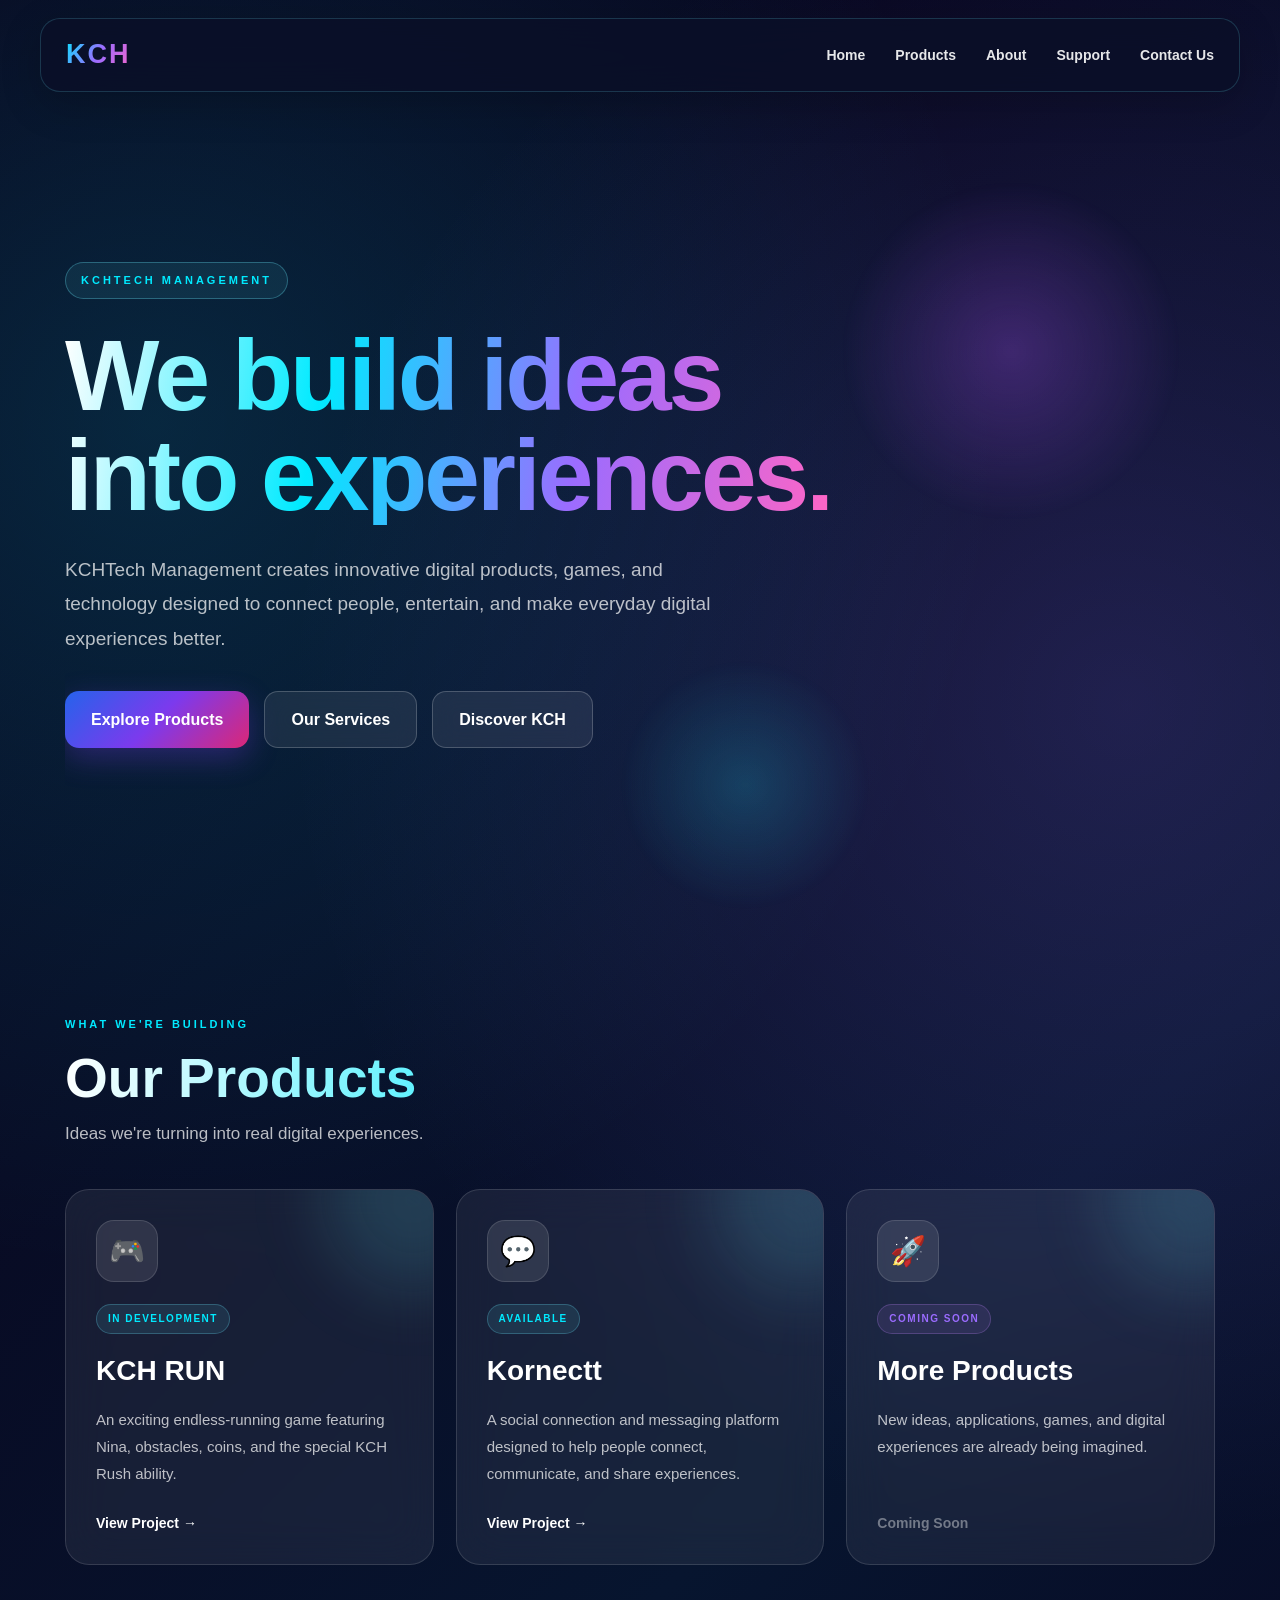
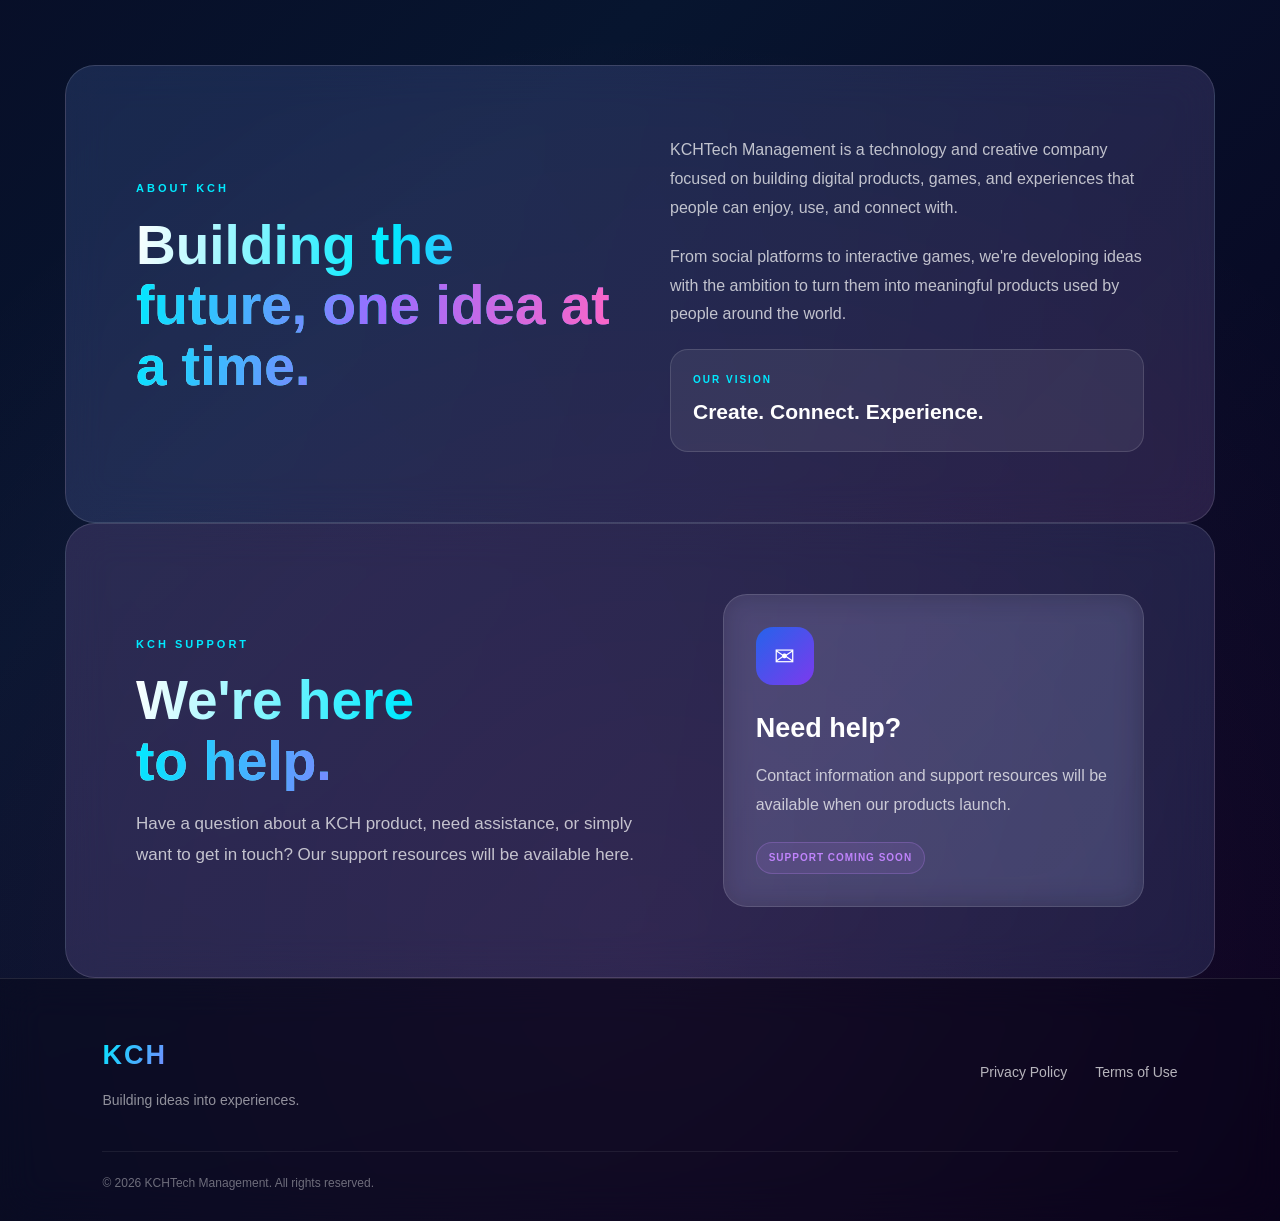
<file: index.html>
<!DOCTYPE html>
<html lang="en">
<head>
    <meta charset="UTF-8">
    <meta name="viewport" content="width=device-width, initial-scale=1.0">

    <title>KCHTech Management</title>

    <meta
        name="description"
        content="KCHTech Management — building innovative digital products, games, and technology."
    >

    <link rel="manifest" href="./manifest.json">
<meta name="theme-color" content="#635bff">
<link rel="icon" href="./icon.svg" type="image/svg+xml">
<link rel="stylesheet" href="style.css">
</head>

<body>

    <header>
        <nav>
            <div class="logo">KCH</div>

            <ul>
                <li><a href="#home">Home</a></li>
                <li><a href="#products">Products</a></li>
                <li><a href="about.html">About</a></li>
                <li><a href="#support">Support</a></li>
        <li><a href="contact.html">Contact Us</a></li>
            </ul>
        </nav>
    </header>

    <main>

        <section id="home">

    <div class="hero-content">

        <span class="hero-label">KCHTECH MANAGEMENT</span>

        <h1>
            We build ideas
            <span>into experiences.</span>
        </h1>

        <p>
            KCHTech Management creates innovative digital products,
            games, and technology designed to connect people,
            entertain, and make everyday digital experiences better.
        </p>

        <div class="hero-buttons">
    <a href="products.html" class="primary-button">
        Explore Products
    </a>

    <a href="services.html" class="secondary-button">
        Our Services
    </a>

    <a href="about.html" class="secondary-button">
        Discover KCH
    </a>
</div>

    </div>

    <div class="hero-orb orb-one"></div>
    <div class="hero-orb orb-two"></div>

</section>
        <section id="products">

    <div class="section-heading">
        <span class="section-label">WHAT WE'RE BUILDING</span>

        <h2>Our Products</h2>

        <p>
            Ideas we're turning into real digital experiences.
        </p>
    </div>

    <div class="product-grid">

        <article class="product-card">

            <div class="product-icon">🎮</div>

            <span class="product-status">
                IN DEVELOPMENT
            </span>

            <h3>KCH RUN</h3>

            <p>
                An exciting endless-running game featuring
                Nina, obstacles, coins, and the special
                KCH Rush ability.
            </p>

            <a href="kch-run.html" class="product-link">
    View Project →
</a>

        </article>


        <article class="product-card">

            <div class="product-icon">💬</div>

            <span class="product-status">
                 AVAILABLE
            </span>

            <h3>Kornectt</h3>

            <p>
                A social connection and messaging platform
                designed to help people connect, communicate,
                and share experiences.
            </p>

            <a href="kornectt.html" class="product-link">
    View Project →
</a>

        </article>


        <article class="product-card coming-soon-card">

            <div class="product-icon">🚀</div>

            <span class="product-status coming-soon">
                COMING SOON
            </span>

            <h3>More Products</h3>

            <p>
                New ideas, applications, games, and digital
                experiences are already being imagined.
            </p>

            <span class="product-link disabled">
                Coming Soon
            </span>

        </article>

    </div>

</section>

        <section id="about">

    <div class="about-content">

        <div class="about-heading">
            <span class="section-label">ABOUT KCH</span>

            <h2>
                Building the
                <span>future, one idea at a time.</span>
            </h2>
        </div>

        <div class="about-text">

            <p>
                KCHTech Management is a technology and creative
                company focused on building digital products,
                games, and experiences that people can enjoy,
                use, and connect with.
            </p>

            <p>
                From social platforms to interactive games,
                we're developing ideas with the ambition to
                turn them into meaningful products used by
                people around the world.
            </p>

            <div class="about-highlight">
                <span>OUR VISION</span>

                <strong>
                    Create. Connect. Experience.
                </strong>
            </div>

        </div>

    </div>

</section>

        <section id="support">

    <div class="support-content">

        <div class="support-heading">

            <span class="section-label">KCH SUPPORT</span>

            <h2>
                We're here
                <span>to help.</span>
            </h2>

            <p>
                Have a question about a KCH product, need
                assistance, or simply want to get in touch?
                Our support resources will be available here.
            </p>

        </div>

        <div class="support-card">

            <div class="support-icon">
                ✉
            </div>

            <h3>Need help?</h3>

            <p>
                Contact information and support resources
                will be available when our products launch.
            </p>

            <span class="support-status">
                SUPPORT COMING SOON
            </span>

        </div>

    </div>

</section>

    </main>

    <footer>

    <div class="footer-content">

        <div class="footer-brand">
            <div class="logo">KCH</div>

            <p>
                Building ideas into experiences.
            </p>
        </div>

        <div class="footer-links">

            <a href="privacy.html">
                Privacy Policy
            </a>

            <a href="terms.html">
                Terms of Use
            </a>

        </div>

    </div>

    <div class="footer-bottom">

        <p>
            © 2026 KCHTech Management. All rights reserved.
        </p>

    </div>

</footer>

<script src="./pwa.js"></script>
</body>
</html>
</file>
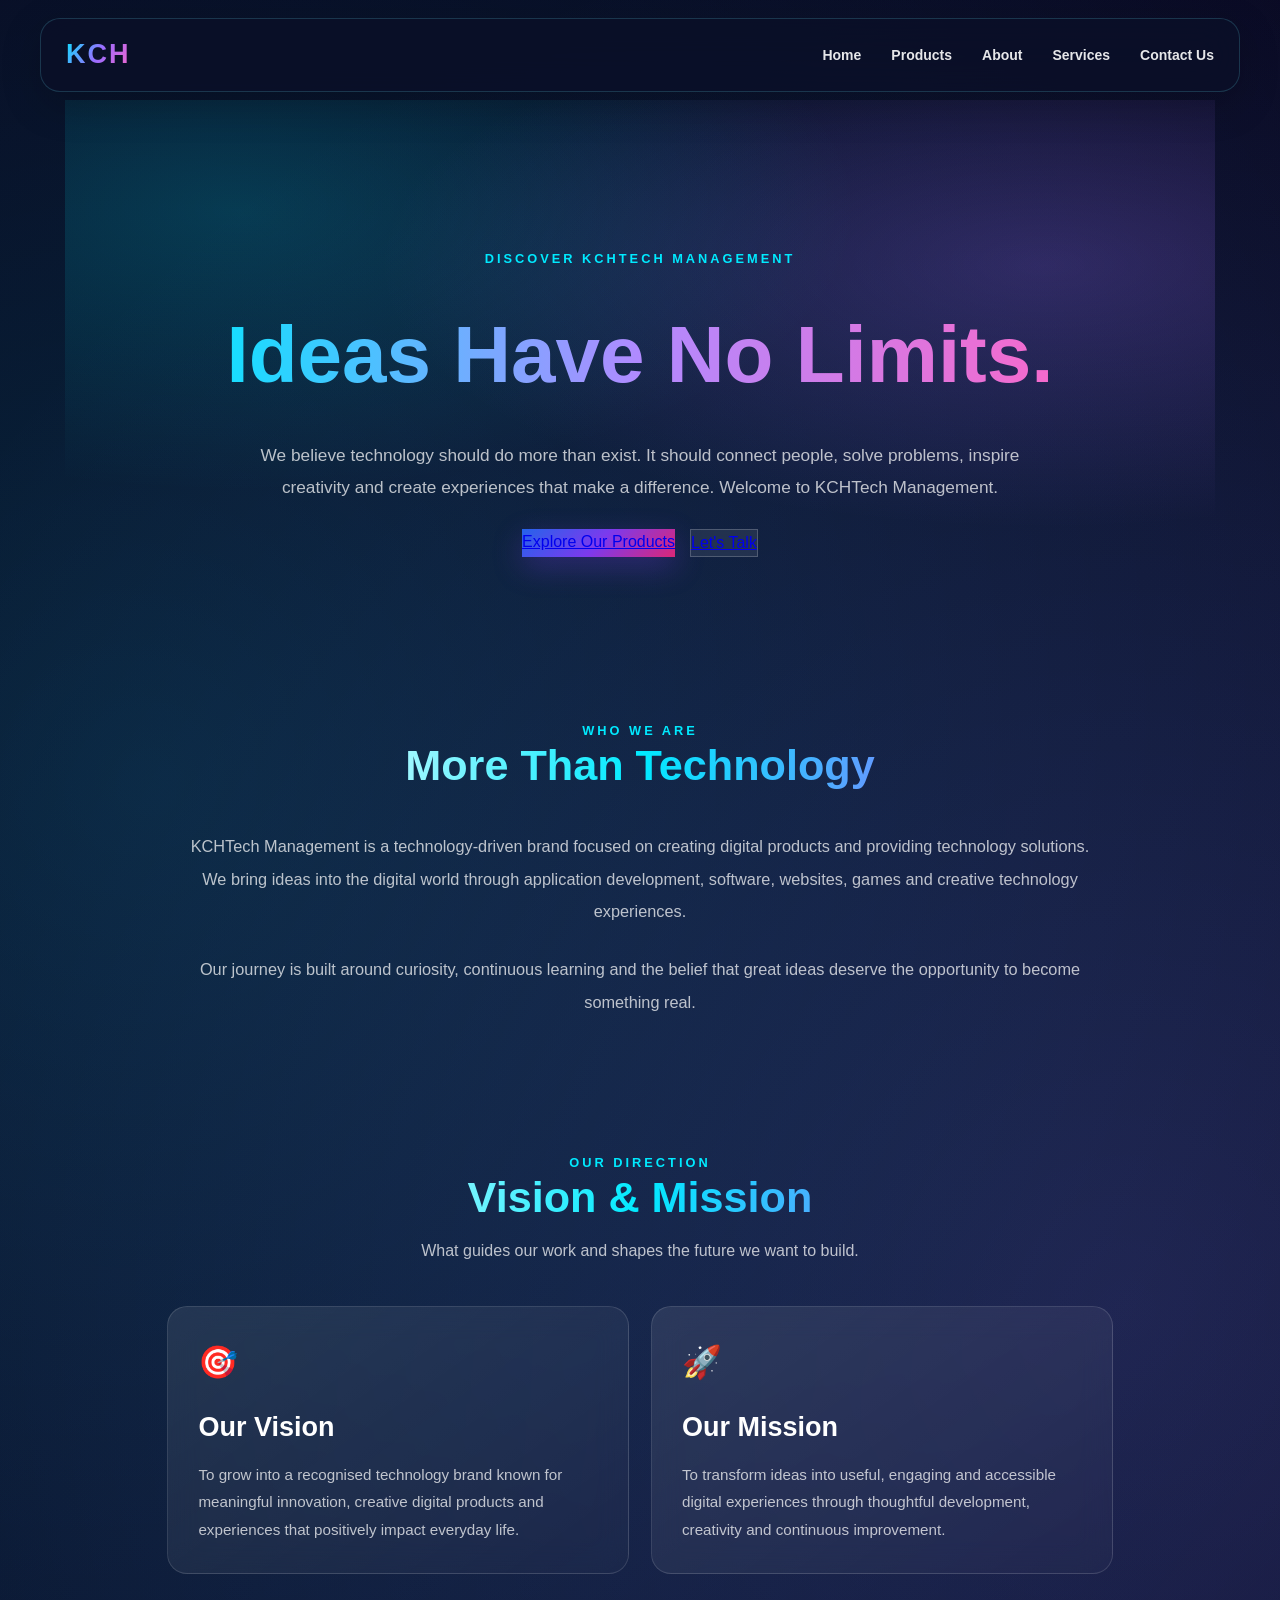
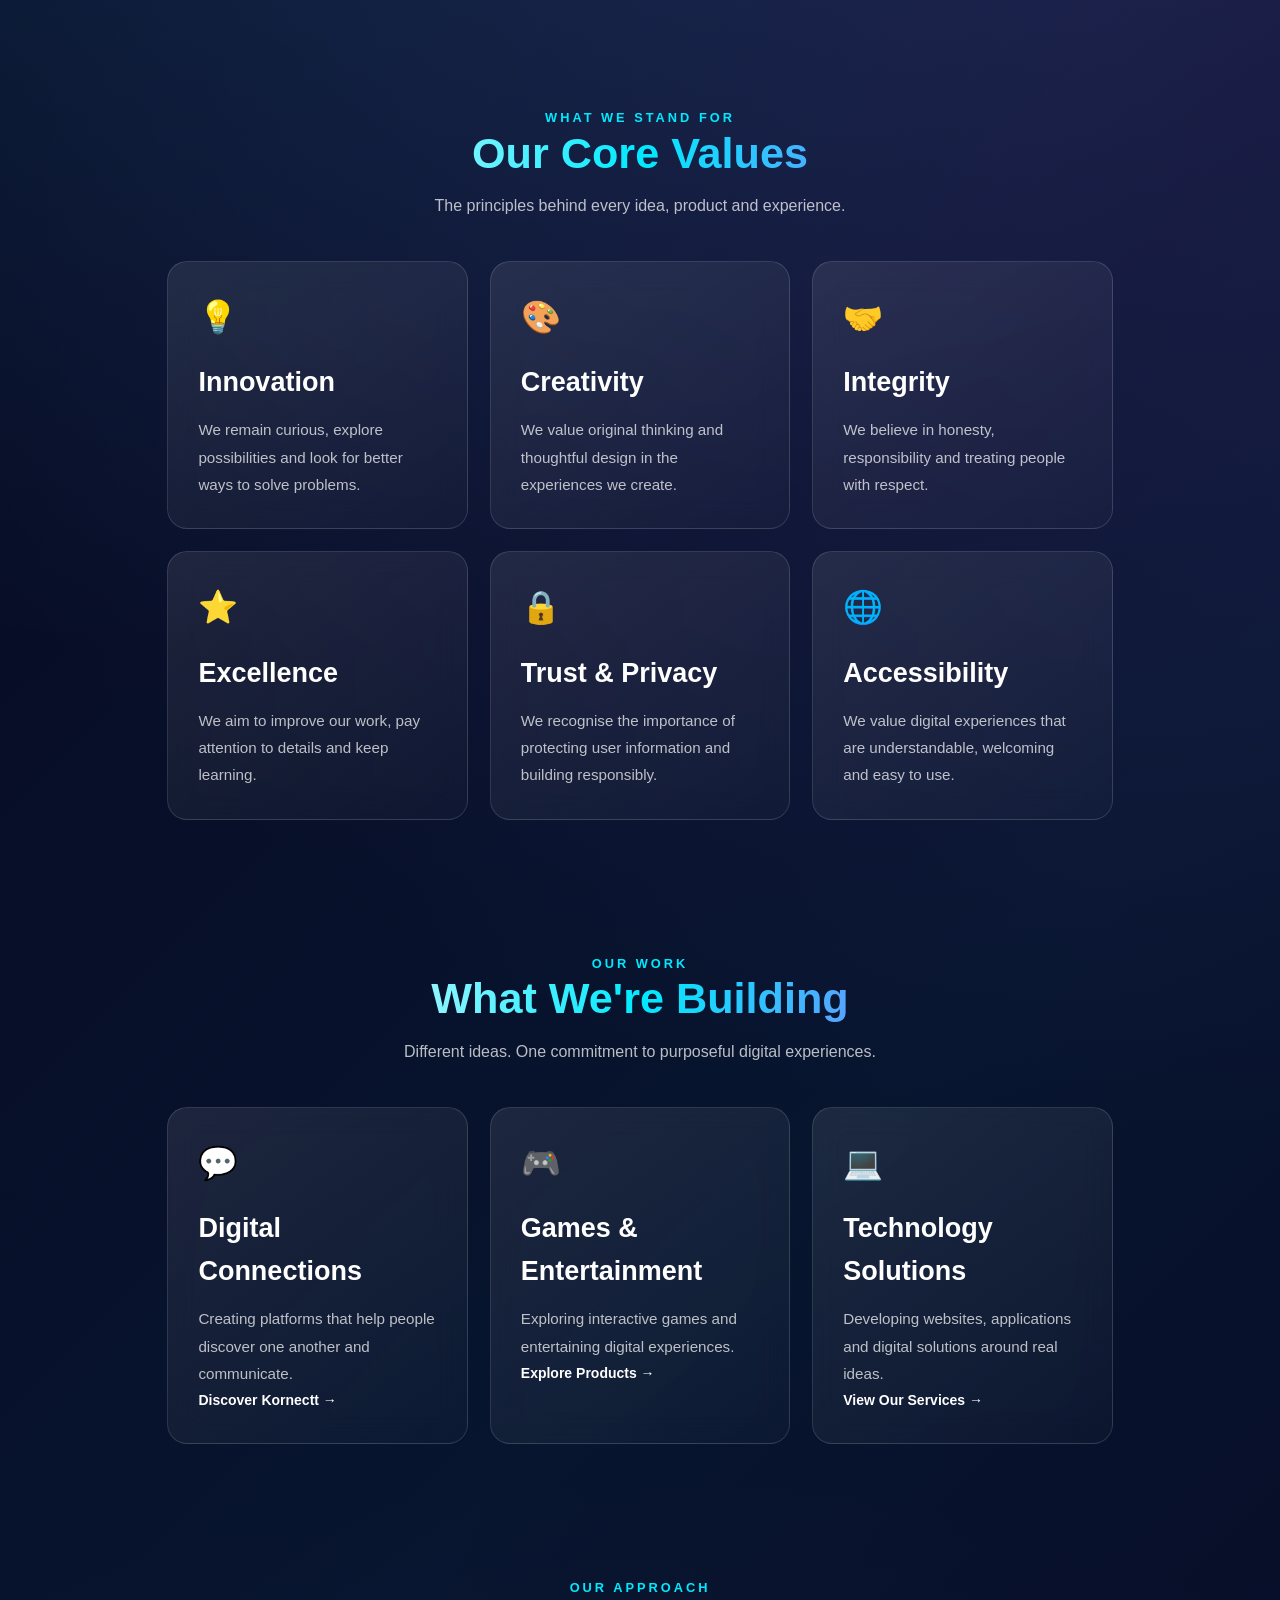
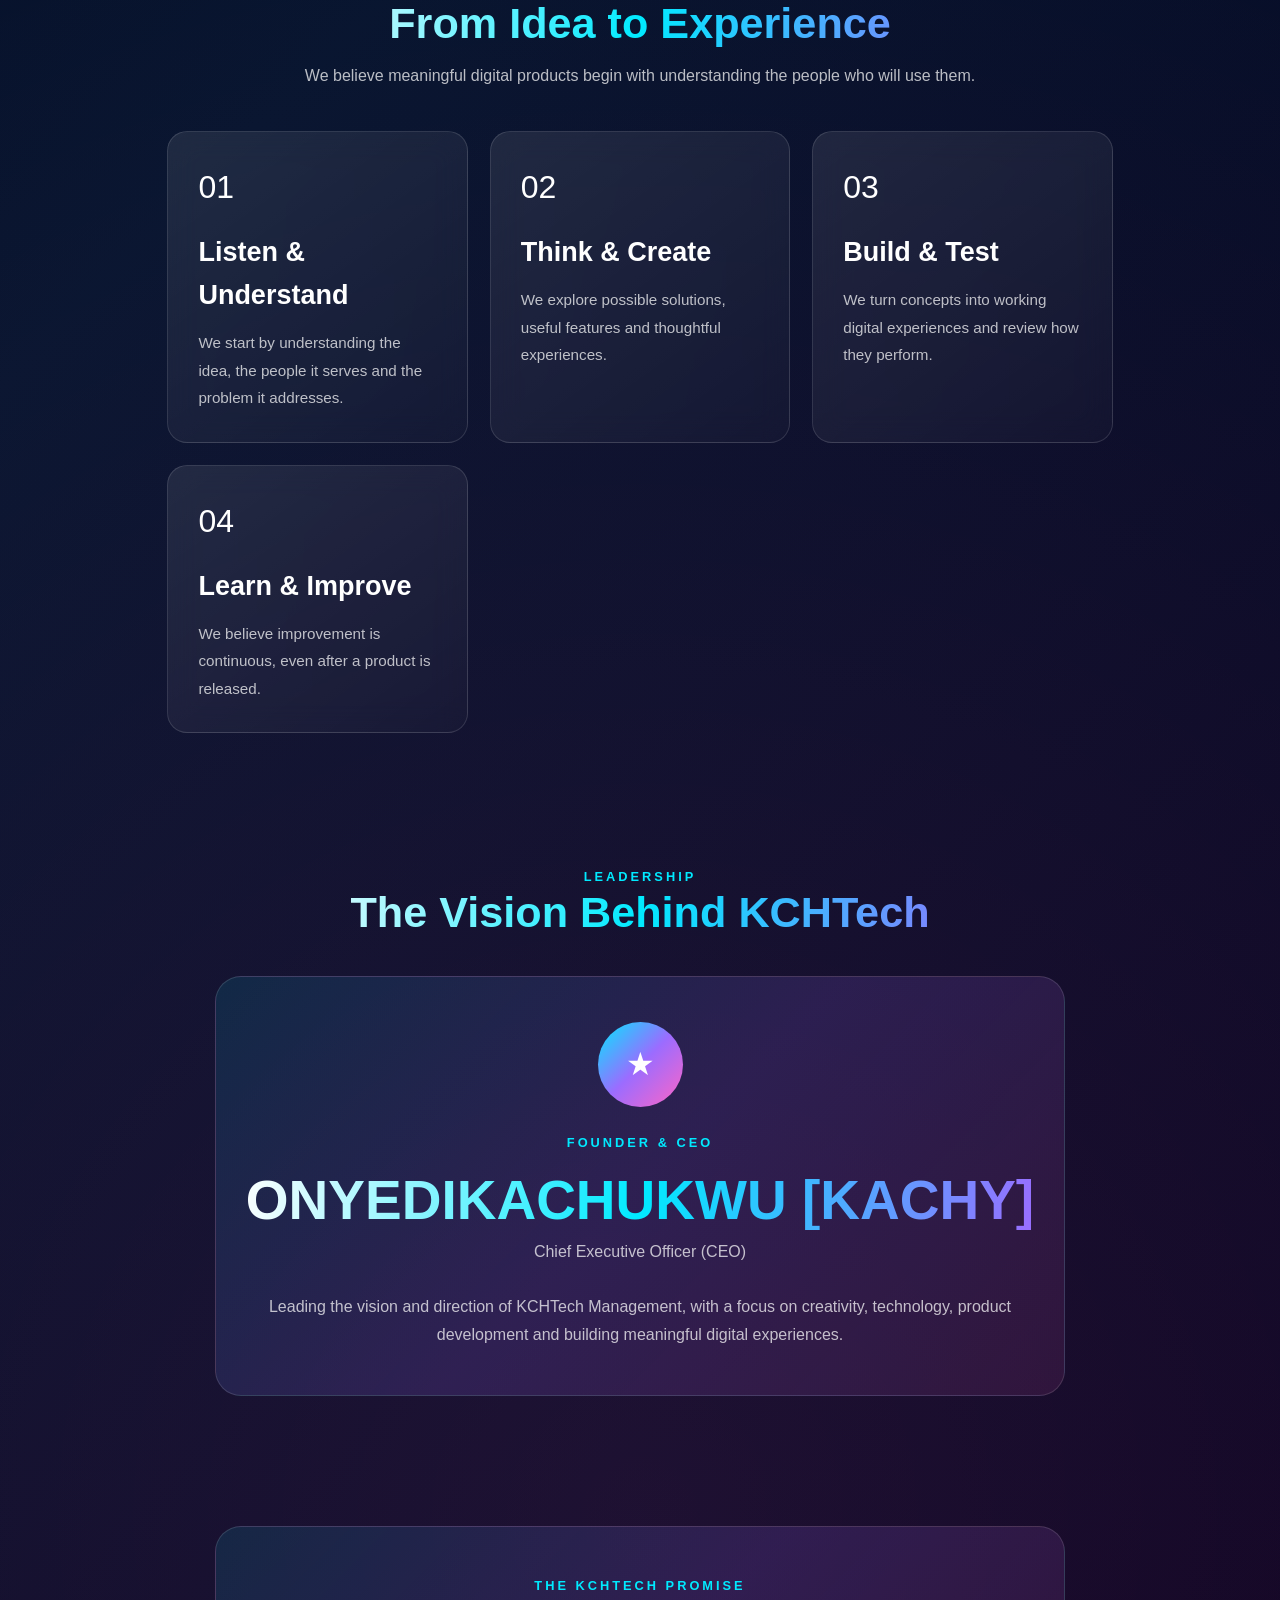
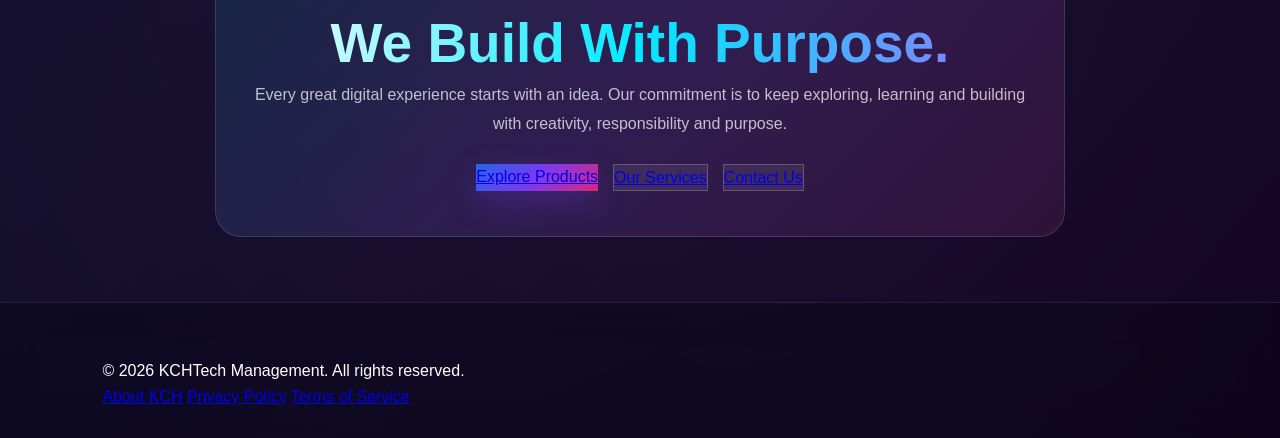
<file: about.html>
﻿<!DOCTYPE html>
<html lang="en">
<head>
    <meta charset="UTF-8">
    <meta name="viewport" content="width=device-width, initial-scale=1.0">
    <meta name="description" content="Discover KCHTech Management: our story, vision, mission, values, leadership and commitment to building meaningful digital experiences.">
    <meta name="theme-color" content="#100d2b">
    <title>Discover KCH | KCHTech Management</title>
    <link rel="stylesheet" href="style.css">
    <style>
        .about-hero {
            padding: 145px 8% 95px;
            text-align: center;
            background:
                radial-gradient(ellipse at 15% 20%, rgba(0,234,255,.17), transparent 45%),
                radial-gradient(ellipse at 85% 30%, rgba(155,108,255,.24), transparent 48%);
        }

        .about-hero h1 {
            font-size: clamp(2.8rem, 7vw, 5rem);
            margin: 20px 0;
            background: linear-gradient(90deg, #00eaff, #b18aff, #ff65c5);
            -webkit-background-clip: text;
            background-clip: text;
            color: transparent;
        }

        .about-hero p {
            max-width: 760px;
            margin: auto;
            line-height: 1.9;
            color: var(--muted);
            font-size: 1.08rem;
        }

        .about-label {
            color: var(--cyan);
            letter-spacing: 3px;
            font-size: .8rem;
            font-weight: bold;
        }

        .about-section {
            padding: 65px 8%;
        }

        .about-section-heading {
            text-align: center;
            max-width: 750px;
            margin: 0 auto 40px;
        }

        .about-section-heading h2 {
            font-size: clamp(1.8rem, 4vw, 2.7rem);
            margin-bottom: 15px;
        }

        .about-section-heading p {
            color: var(--muted);
            line-height: 1.8;
        }

        .about-grid {
            display: grid;
            grid-template-columns: repeat(auto-fit, minmax(230px, 1fr));
            gap: 22px;
        }

        .about-card {
            background: linear-gradient(145deg, rgba(255,255,255,.09), rgba(255,255,255,.025));
            border: 1px solid var(--border);
            border-radius: 20px;
            padding: 30px;
            backdrop-filter: blur(15px);
            transition: transform .3s ease, border-color .3s ease;
        }

        .about-card:hover {
            transform: translateY(-6px);
            border-color: rgba(0,234,255,.5);
        }

        .about-card .about-icon {
            font-size: 2rem;
            margin-bottom: 18px;
        }

        .about-card h3 {
            margin-bottom: 12px;
            color: var(--text);
        }

        .about-card p {
            color: var(--muted);
            line-height: 1.8;
            font-size: .95rem;
        }

        .about-story {
            max-width: 900px;
            margin: auto;
            text-align: center;
        }

        .about-story p {
            color: var(--muted);
            line-height: 2;
            font-size: 1.02rem;
        }

        .about-founder {
            max-width: 850px;
            margin: auto;
            text-align: center;
            background: linear-gradient(135deg, rgba(0,234,255,.10), rgba(155,108,255,.16), rgba(255,101,197,.10));
            border: 1px solid var(--border);
            border-radius: 26px;
            padding: 45px 25px;
        }

        .about-founder .founder-symbol {
            width: 85px;
            height: 85px;
            display: grid;
            place-items: center;
            margin: 0 auto 22px;
            border-radius: 50%;
            font-size: 2rem;
            color: white;
            background: linear-gradient(135deg, var(--cyan), var(--purple), var(--pink));
        }

        .about-founder h2 {
            margin: 15px 0 8px;
        }

        .about-founder p {
            color: var(--muted);
            line-height: 1.8;
        }

        .about-actions {
            display: flex;
            justify-content: center;
            flex-wrap: wrap;
            gap: 15px;
            margin-top: 25px;
        }

        @media (max-width: 600px) {
            .about-hero {
                padding: 120px 6% 65px;
            }

            .about-section {
                padding: 45px 6%;
            }

            .about-card {
                padding: 24px;
            }
        }
    </style>
</head>
<body>

<header>
    <nav>
        <div class="logo">KCH</div>
        <ul>
            <li><a href="index.html">Home</a></li>
            <li><a href="products.html">Products</a></li>
            <li><a href="about.html">About</a></li>
            <li><a href="services.html">Services</a></li>
            <li><a href="contact.html">Contact Us</a></li>
        </ul>
    </nav>
</header>

<main>

    <section class="about-hero">
        <span class="about-label">DISCOVER KCHTECH MANAGEMENT</span>
        <h1>Ideas Have No Limits.</h1>
        <p>
            We believe technology should do more than exist.
            It should connect people, solve problems, inspire creativity
            and create experiences that make a difference.
            Welcome to KCHTech Management.
        </p>
        <div class="about-actions">
            <a href="products.html" class="primary-button">Explore Our Products</a>
            <a href="contact.html" class="secondary-button">Let's Talk</a>
        </div>
    </section>

    <section class="about-section">
        <div class="about-section-heading">
            <span class="about-label">WHO WE ARE</span>
            <h2>More Than Technology</h2>
        </div>

        <div class="about-story">
            <p>
                KCHTech Management is a technology-driven brand focused
                on creating digital products and providing technology
                solutions. We bring ideas into the digital world through
                application development, software, websites, games
                and creative technology experiences.
            </p>
            <br>
            <p>
                Our journey is built around curiosity, continuous learning
                and the belief that great ideas deserve the opportunity
                to become something real.
            </p>
        </div>
    </section>

    <section class="about-section">
        <div class="about-section-heading">
            <span class="about-label">OUR DIRECTION</span>
            <h2>Vision & Mission</h2>
            <p>What guides our work and shapes the future we want to build.</p>
        </div>

        <div class="about-grid">
            <article class="about-card">
                <div class="about-icon">&#127919;</div>
                <h3>Our Vision</h3>
                <p>
                    To grow into a recognised technology brand known
                    for meaningful innovation, creative digital products
                    and experiences that positively impact everyday life.
                </p>
            </article>

            <article class="about-card">
                <div class="about-icon">&#128640;</div>
                <h3>Our Mission</h3>
                <p>
                    To transform ideas into useful, engaging and accessible
                    digital experiences through thoughtful development,
                    creativity and continuous improvement.
                </p>
            </article>
        </div>
    </section>

    <section class="about-section">
        <div class="about-section-heading">
            <span class="about-label">WHAT WE STAND FOR</span>
            <h2>Our Core Values</h2>
            <p>The principles behind every idea, product and experience.</p>
        </div>

        <div class="about-grid">
            <article class="about-card">
                <div class="about-icon">&#128161;</div>
                <h3>Innovation</h3>
                <p>We remain curious, explore possibilities and look for better ways to solve problems.</p>
            </article>

            <article class="about-card">
                <div class="about-icon">&#127912;</div>
                <h3>Creativity</h3>
                <p>We value original thinking and thoughtful design in the experiences we create.</p>
            </article>

            <article class="about-card">
                <div class="about-icon">&#129309;</div>
                <h3>Integrity</h3>
                <p>We believe in honesty, responsibility and treating people with respect.</p>
            </article>

            <article class="about-card">
                <div class="about-icon">&#11088;</div>
                <h3>Excellence</h3>
                <p>We aim to improve our work, pay attention to details and keep learning.</p>
            </article>

            <article class="about-card">
                <div class="about-icon">&#128274;</div>
                <h3>Trust & Privacy</h3>
                <p>We recognise the importance of protecting user information and building responsibly.</p>
            </article>

            <article class="about-card">
                <div class="about-icon">&#127760;</div>
                <h3>Accessibility</h3>
                <p>We value digital experiences that are understandable, welcoming and easy to use.</p>
            </article>
        </div>
    </section>

    <section class="about-section">
        <div class="about-section-heading">
            <span class="about-label">OUR WORK</span>
            <h2>What We're Building</h2>
            <p>Different ideas. One commitment to purposeful digital experiences.</p>
        </div>

        <div class="about-grid">
            <article class="about-card">
                <div class="about-icon">&#128172;</div>
                <h3>Digital Connections</h3>
                <p>Creating platforms that help people discover one another and communicate.</p>
                <a href="kornectt.html" class="product-link">Discover Kornectt &rarr;</a>
            </article>

            <article class="about-card">
                <div class="about-icon">&#127918;</div>
                <h3>Games & Entertainment</h3>
                <p>Exploring interactive games and entertaining digital experiences.</p>
                <a href="products.html" class="product-link">Explore Products &rarr;</a>
            </article>

            <article class="about-card">
                <div class="about-icon">&#128187;</div>
                <h3>Technology Solutions</h3>
                <p>Developing websites, applications and digital solutions around real ideas.</p>
                <a href="services.html" class="product-link">View Our Services &rarr;</a>
            </article>
        </div>
    </section>

    <section class="about-section">
        <div class="about-section-heading">
            <span class="about-label">OUR APPROACH</span>
            <h2>From Idea to Experience</h2>
            <p>We believe meaningful digital products begin with understanding the people who will use them.</p>
        </div>

        <div class="about-grid">
            <article class="about-card">
                <div class="about-icon">01</div>
                <h3>Listen & Understand</h3>
                <p>We start by understanding the idea, the people it serves and the problem it addresses.</p>
            </article>

            <article class="about-card">
                <div class="about-icon">02</div>
                <h3>Think & Create</h3>
                <p>We explore possible solutions, useful features and thoughtful experiences.</p>
            </article>

            <article class="about-card">
                <div class="about-icon">03</div>
                <h3>Build & Test</h3>
                <p>We turn concepts into working digital experiences and review how they perform.</p>
            </article>

            <article class="about-card">
                <div class="about-icon">04</div>
                <h3>Learn & Improve</h3>
                <p>We believe improvement is continuous, even after a product is released.</p>
            </article>
        </div>
    </section>

    <section class="about-section">
        <div class="about-section-heading">
            <span class="about-label">LEADERSHIP</span>
            <h2>The Vision Behind KCHTech</h2>
        </div>

        <div class="about-founder">
            <div class="founder-symbol">&#9733;</div>
            <span class="about-label">FOUNDER & CEO</span>
            <h2>ONYEDIKACHUKWU [KACHY]</h2>
            <p>Chief Executive Officer (CEO)</p>
            <br>
            <p>
                Leading the vision and direction of KCHTech Management,
                with a focus on creativity, technology, product development
                and building meaningful digital experiences.
            </p>
        </div>
    </section>

    <section class="about-section">
        <div class="about-founder">
            <span class="about-label">THE KCHTECH PROMISE</span>
            <h2>We Build With Purpose.</h2>
            <p>
                Every great digital experience starts with an idea.
                Our commitment is to keep exploring, learning and building
                with creativity, responsibility and purpose.
            </p>

            <div class="about-actions">
                <a href="products.html" class="primary-button">Explore Products</a>
                <a href="services.html" class="secondary-button">Our Services</a>
                <a href="contact.html" class="secondary-button">Contact Us</a>
            </div>
        </div>
    </section>

</main>

<footer>
    <p>© 2026 KCHTech Management. All rights reserved.</p>
    <a href="about.html">About KCH</a>
    <a href="privacy.html">Privacy Policy</a>
    <a href="terms.html">Terms of Service</a>
</footer>

</body>
</html>
</file>
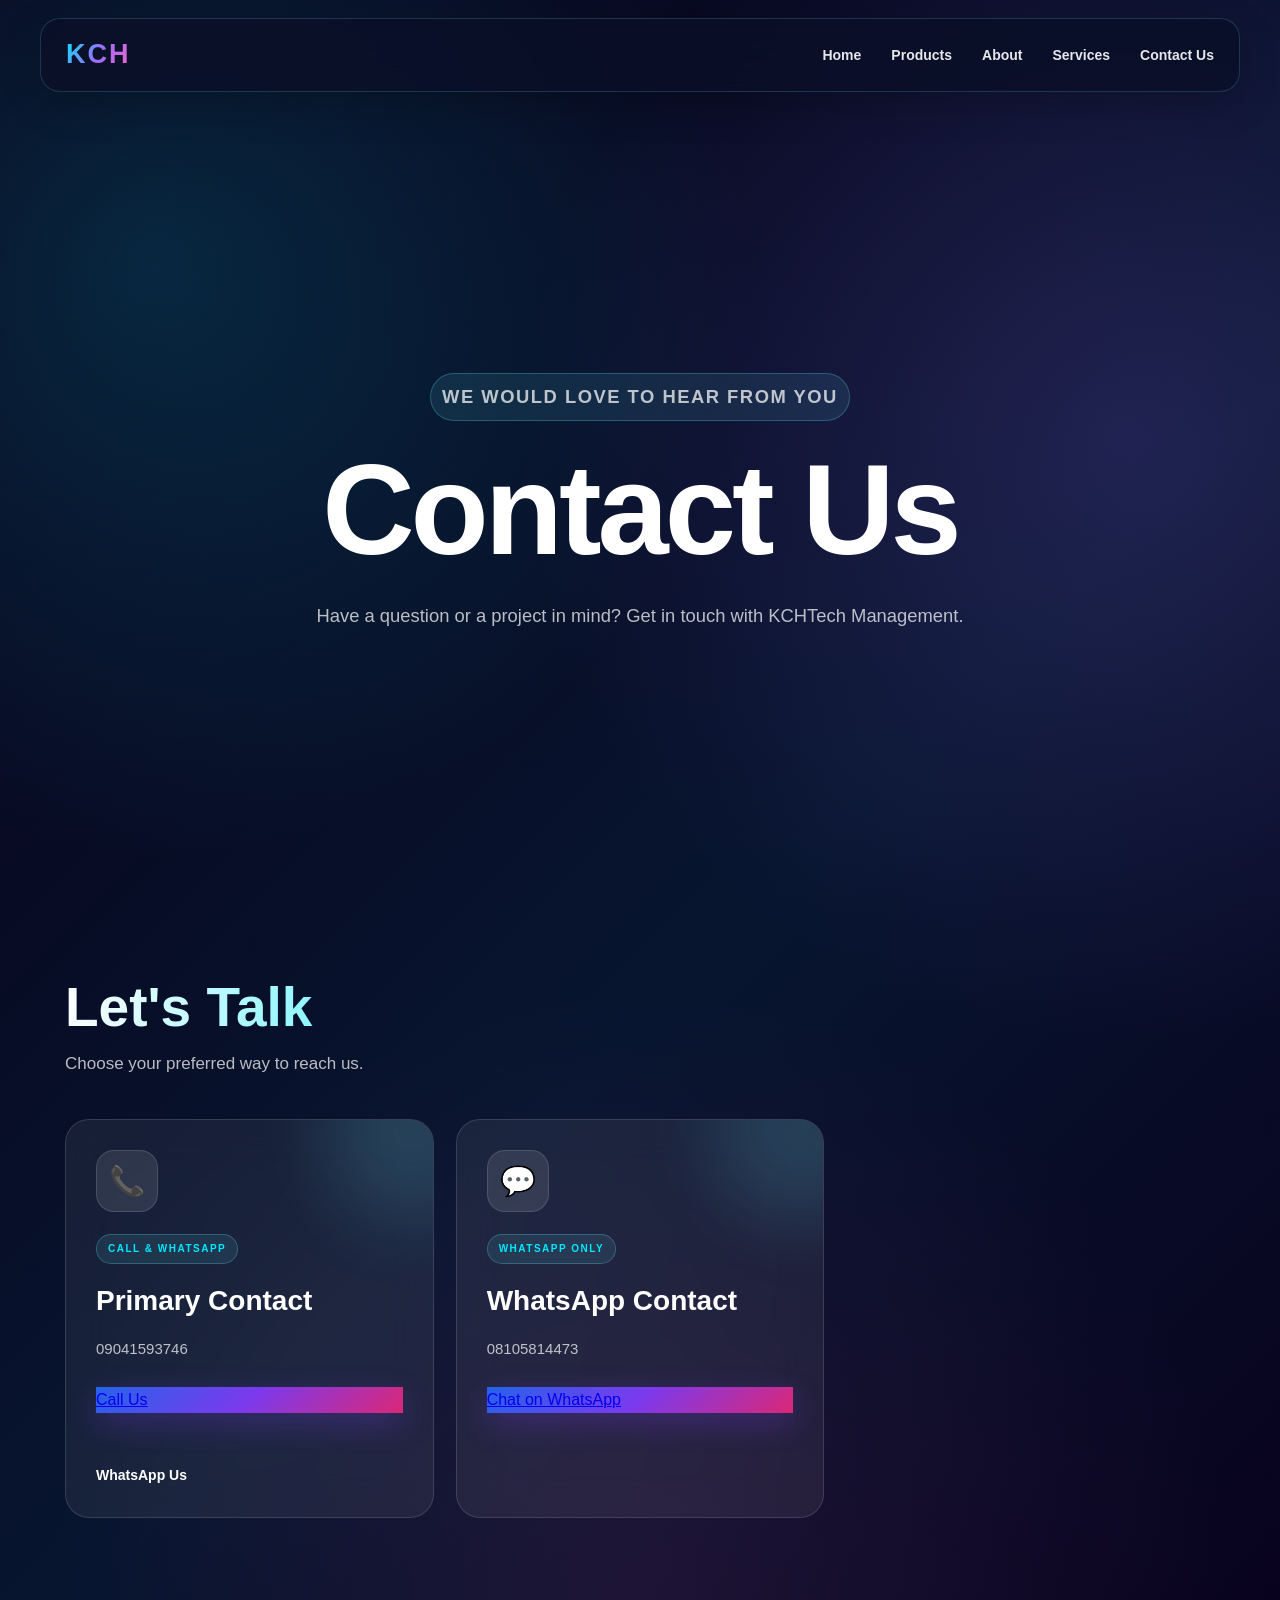
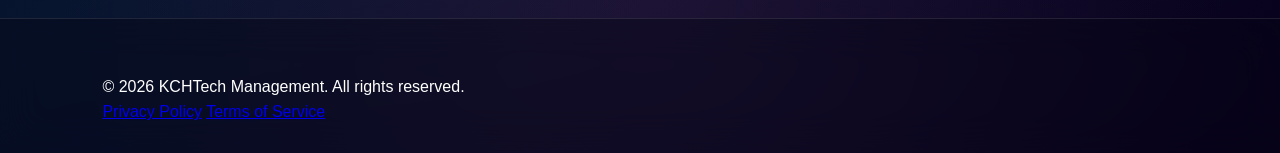
<file: contact.html>
<!DOCTYPE html>
<html lang="en">
<head>
    <meta charset="UTF-8">
    <meta name="viewport" content="width=device-width, initial-scale=1.0">
    <meta name="description" content="Contact KCHTech Management by phone or WhatsApp.">
    <title>Contact Us | KCHTech Management</title>
    <link rel="stylesheet" href="style.css">
</head>
<body>
<header>
    <nav>
        <div class="logo">KCH</div>
        <ul>
            <li><a href="index.html">Home</a></li>
            <li><a href="products.html">Products</a></li>
            <li><a href="about.html">About</a></li>
            <li><a href="services.html">Services</a></li>
            <li><a href="contact.html">Contact Us</a></li>
        </ul>
    </nav>
</header>

<main>
    <section class="project-hero">
        <div class="project-content">
            <p class="product-status">WE WOULD LOVE TO HEAR FROM YOU</p>
            <h1>Contact Us</h1>
            <p>Have a question or a project in mind? Get in touch with KCHTech Management.</p>
        </div>
    </section>

    <section class="products-section">
        <div class="section-heading">
            <h2>Let's Talk</h2>
            <p>Choose your preferred way to reach us.</p>
        </div>

        <div class="product-grid">
            <article class="product-card">
                <div class="product-icon">&#128222;</div>
                <span class="product-status">CALL & WHATSAPP</span>
                <h3>Primary Contact</h3>
                <p>09041593746</p>
                <a href="tel:+2349041593746" class="primary-button">Call Us</a>
                <br><br>
                <a href="https://wa.me/2349041593746" class="product-link" target="_blank" rel="noopener noreferrer">WhatsApp Us</a>
            </article>

            <article class="product-card">
                <div class="product-icon">&#128172;</div>
                <span class="product-status">WHATSAPP ONLY</span>
                <h3>WhatsApp Contact</h3>
                <p>08105814473</p>
                <a href="https://wa.me/2348105814473" class="primary-button" target="_blank" rel="noopener noreferrer">Chat on WhatsApp</a>
            </article>
        </div>
    </section>
</main>

<footer>
    <p>© 2026 KCHTech Management. All rights reserved.</p>
    <a href="privacy.html">Privacy Policy</a>
    <a href="terms.html">Terms of Service</a>
</footer>
</body>
</html>
</file>
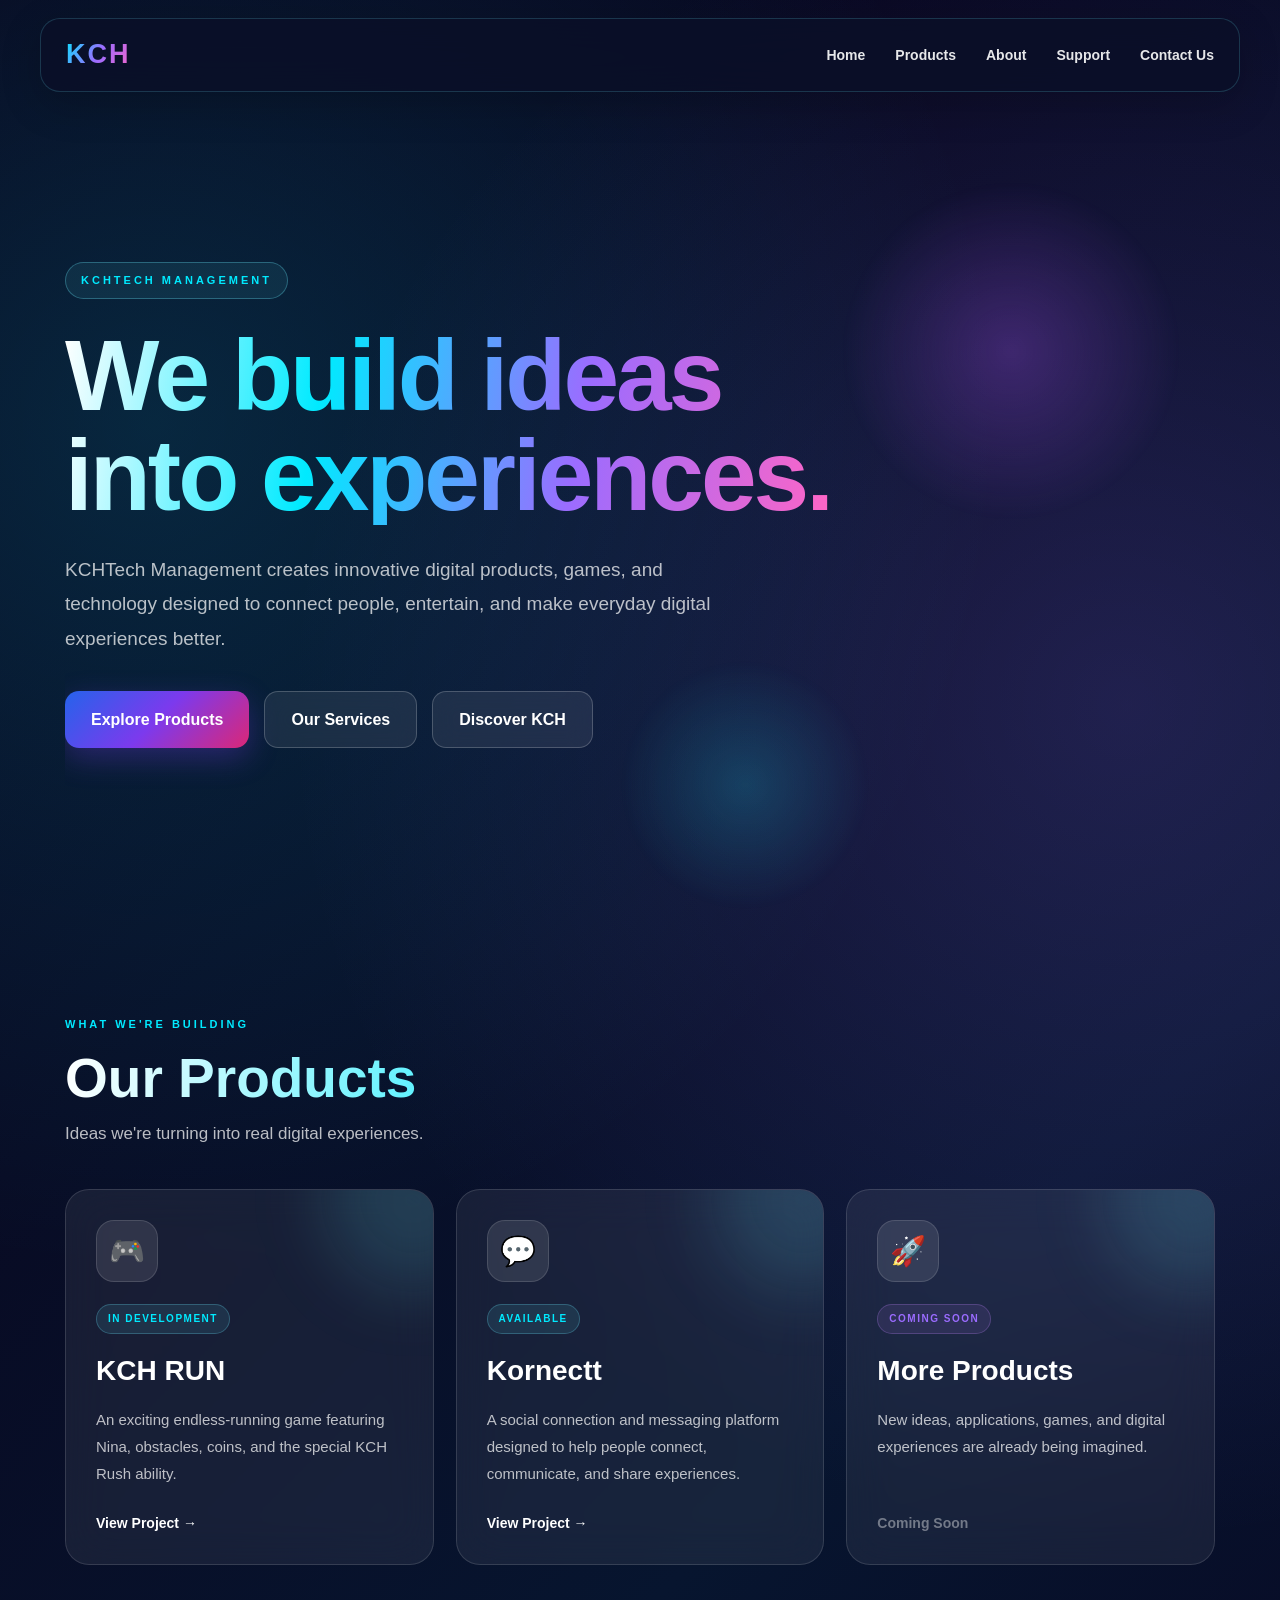
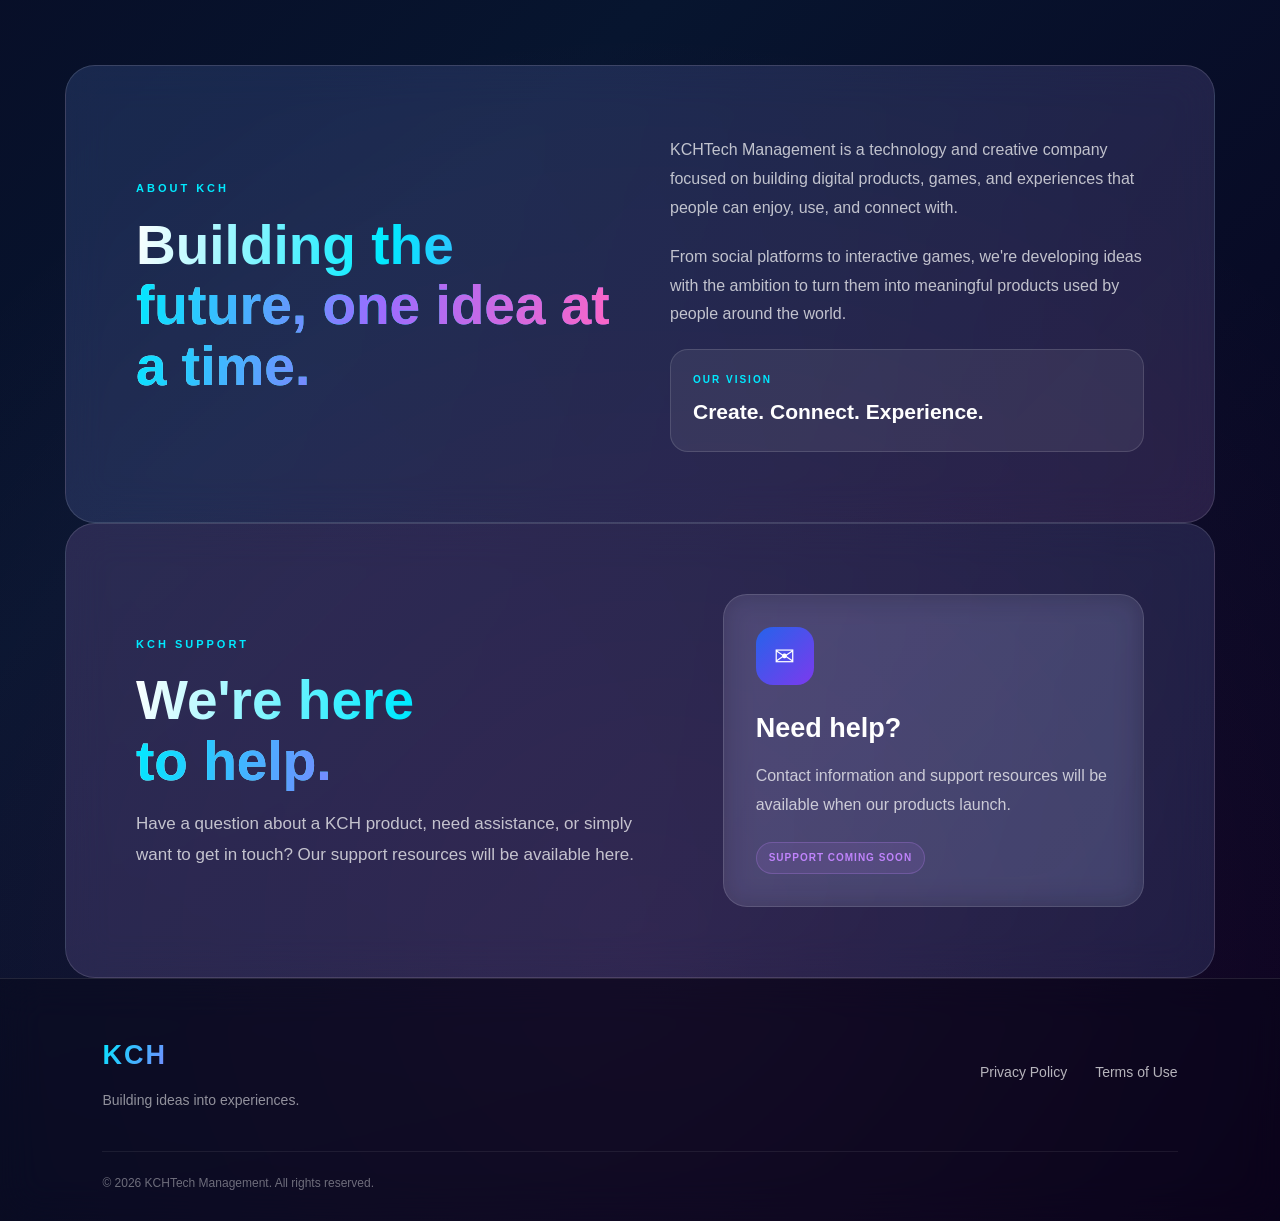
<file: index_before_about_update.html>
﻿<!DOCTYPE html>
<html lang="en">
<head>
    <meta charset="UTF-8">
    <meta name="viewport" content="width=device-width, initial-scale=1.0">

    <title>KCHTech Management</title>

    <meta
        name="description"
        content="KCHTech Management — building innovative digital products, games, and technology."
    >

    <link rel="manifest" href="./manifest.json">
<meta name="theme-color" content="#635bff">
<link rel="icon" href="./icon.svg" type="image/svg+xml">
<link rel="stylesheet" href="style.css">
</head>

<body>

    <header>
        <nav>
            <div class="logo">KCH</div>

            <ul>
                <li><a href="#home">Home</a></li>
                <li><a href="#products">Products</a></li>
                <li><a href="#about">About</a></li>
                <li><a href="#support">Support</a></li>
        <li><a href="contact.html">Contact Us</a></li>
            </ul>
        </nav>
    </header>

    <main>

        <section id="home">

    <div class="hero-content">

        <span class="hero-label">KCHTECH MANAGEMENT</span>

        <h1>
            We build ideas
            <span>into experiences.</span>
        </h1>

        <p>
            KCHTech Management creates innovative digital products,
            games, and technology designed to connect people,
            entertain, and make everyday digital experiences better.
        </p>

        <div class="hero-buttons">
    <a href="products.html" class="primary-button">
        Explore Products
    </a>

    <a href="services.html" class="secondary-button">
        Our Services
    </a>

    <a href="#about" class="secondary-button">
        Discover KCH
    </a>
</div>

    </div>

    <div class="hero-orb orb-one"></div>
    <div class="hero-orb orb-two"></div>

</section>
        <section id="products">

    <div class="section-heading">
        <span class="section-label">WHAT WE'RE BUILDING</span>

        <h2>Our Products</h2>

        <p>
            Ideas we're turning into real digital experiences.
        </p>
    </div>

    <div class="product-grid">

        <article class="product-card">

            <div class="product-icon">🎮</div>

            <span class="product-status">
                IN DEVELOPMENT
            </span>

            <h3>KCH RUN</h3>

            <p>
                An exciting endless-running game featuring
                Nina, obstacles, coins, and the special
                KCH Rush ability.
            </p>

            <a href="kch-run.html" class="product-link">
    View Project →
</a>

        </article>


        <article class="product-card">

            <div class="product-icon">💬</div>

            <span class="product-status">
                 AVAILABLE
            </span>

            <h3>Kornectt</h3>

            <p>
                A social connection and messaging platform
                designed to help people connect, communicate,
                and share experiences.
            </p>

            <a href="kornectt.html" class="product-link">
    View Project →
</a>

        </article>


        <article class="product-card coming-soon-card">

            <div class="product-icon">🚀</div>

            <span class="product-status coming-soon">
                COMING SOON
            </span>

            <h3>More Products</h3>

            <p>
                New ideas, applications, games, and digital
                experiences are already being imagined.
            </p>

            <span class="product-link disabled">
                Coming Soon
            </span>

        </article>

    </div>

</section>

        <section id="about">

    <div class="about-content">

        <div class="about-heading">
            <span class="section-label">ABOUT KCH</span>

            <h2>
                Building the
                <span>future, one idea at a time.</span>
            </h2>
        </div>

        <div class="about-text">

            <p>
                KCHTech Management is a technology and creative
                company focused on building digital products,
                games, and experiences that people can enjoy,
                use, and connect with.
            </p>

            <p>
                From social platforms to interactive games,
                we're developing ideas with the ambition to
                turn them into meaningful products used by
                people around the world.
            </p>

            <div class="about-highlight">
                <span>OUR VISION</span>

                <strong>
                    Create. Connect. Experience.
                </strong>
            </div>

        </div>

    </div>

</section>

        <section id="support">

    <div class="support-content">

        <div class="support-heading">

            <span class="section-label">KCH SUPPORT</span>

            <h2>
                We're here
                <span>to help.</span>
            </h2>

            <p>
                Have a question about a KCH product, need
                assistance, or simply want to get in touch?
                Our support resources will be available here.
            </p>

        </div>

        <div class="support-card">

            <div class="support-icon">
                ✉
            </div>

            <h3>Need help?</h3>

            <p>
                Contact information and support resources
                will be available when our products launch.
            </p>

            <span class="support-status">
                SUPPORT COMING SOON
            </span>

        </div>

    </div>

</section>

    </main>

    <footer>

    <div class="footer-content">

        <div class="footer-brand">
            <div class="logo">KCH</div>

            <p>
                Building ideas into experiences.
            </p>
        </div>

        <div class="footer-links">

            <a href="privacy.html">
                Privacy Policy
            </a>

            <a href="terms.html">
                Terms of Use
            </a>

        </div>

    </div>

    <div class="footer-bottom">

        <p>
            © 2026 KCHTech Management. All rights reserved.
        </p>

    </div>

</footer>

<script src="./pwa.js"></script>
</body>
</html>
</file>
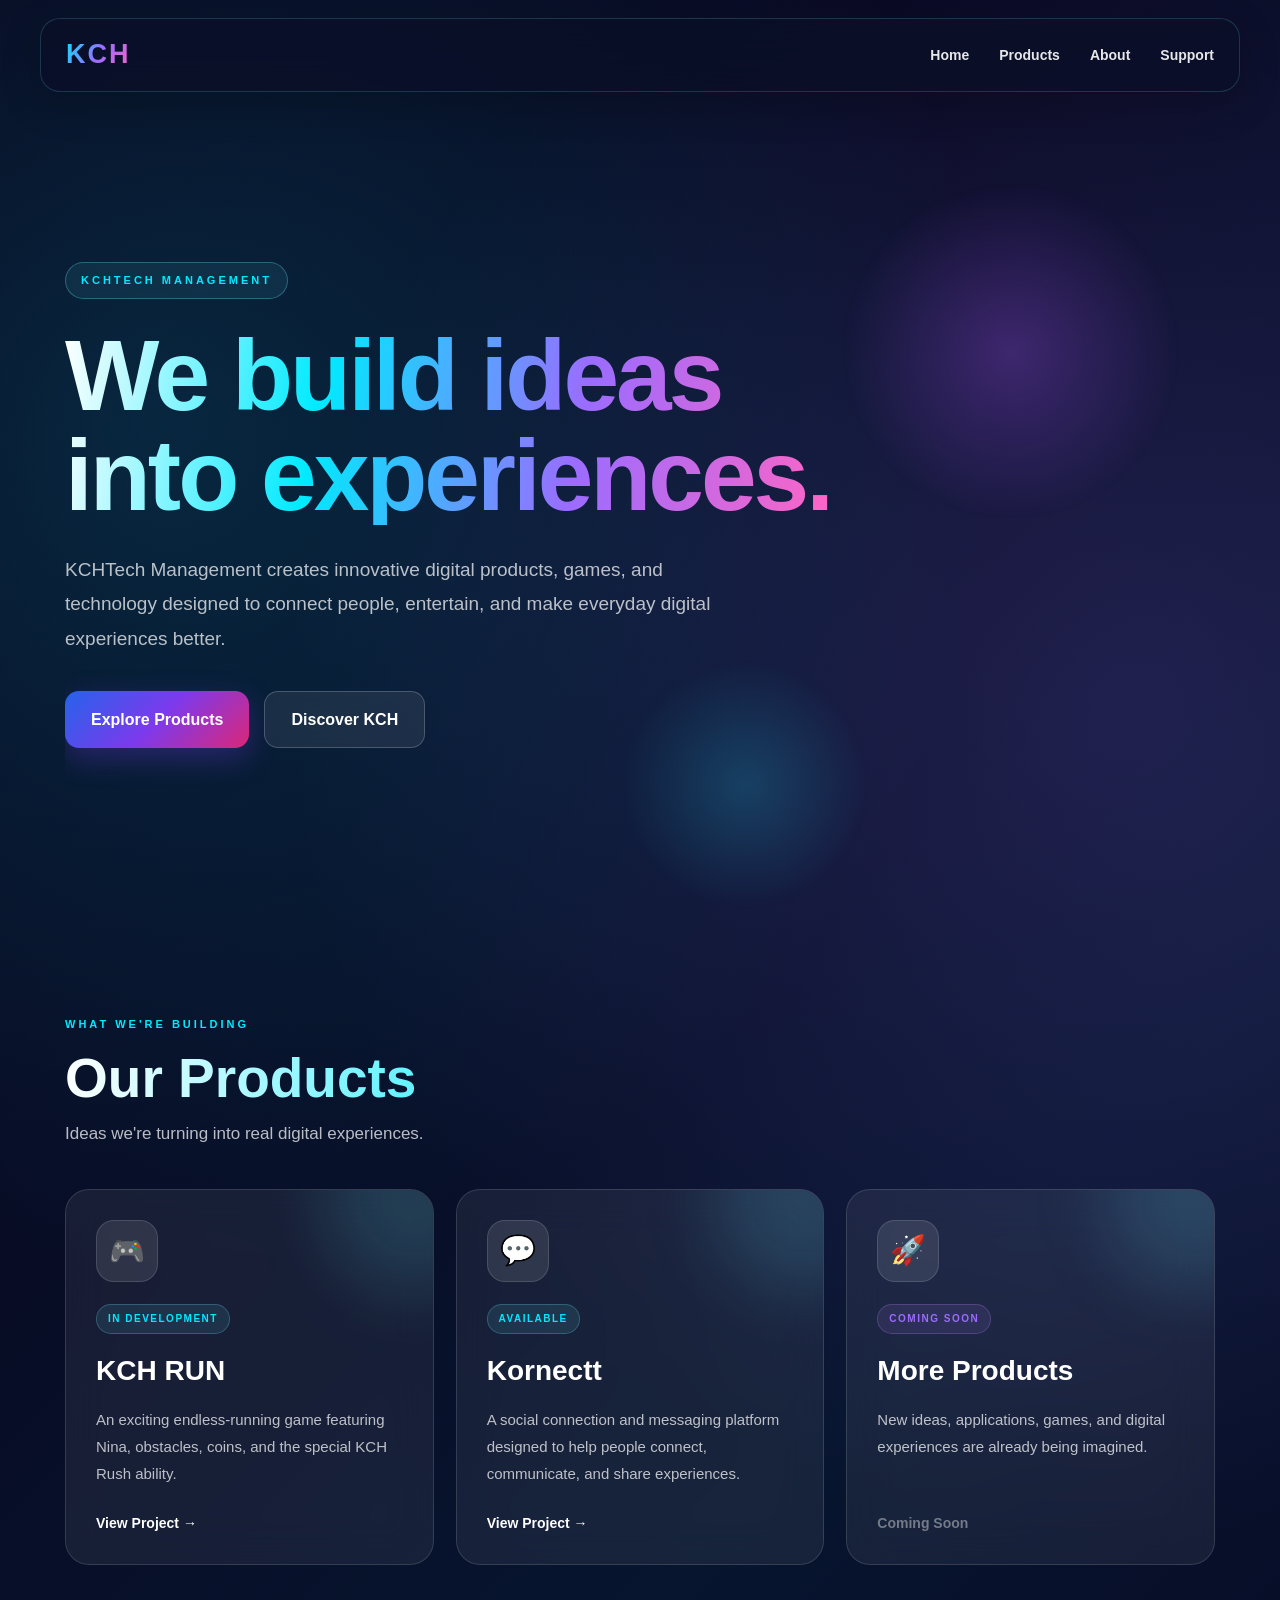
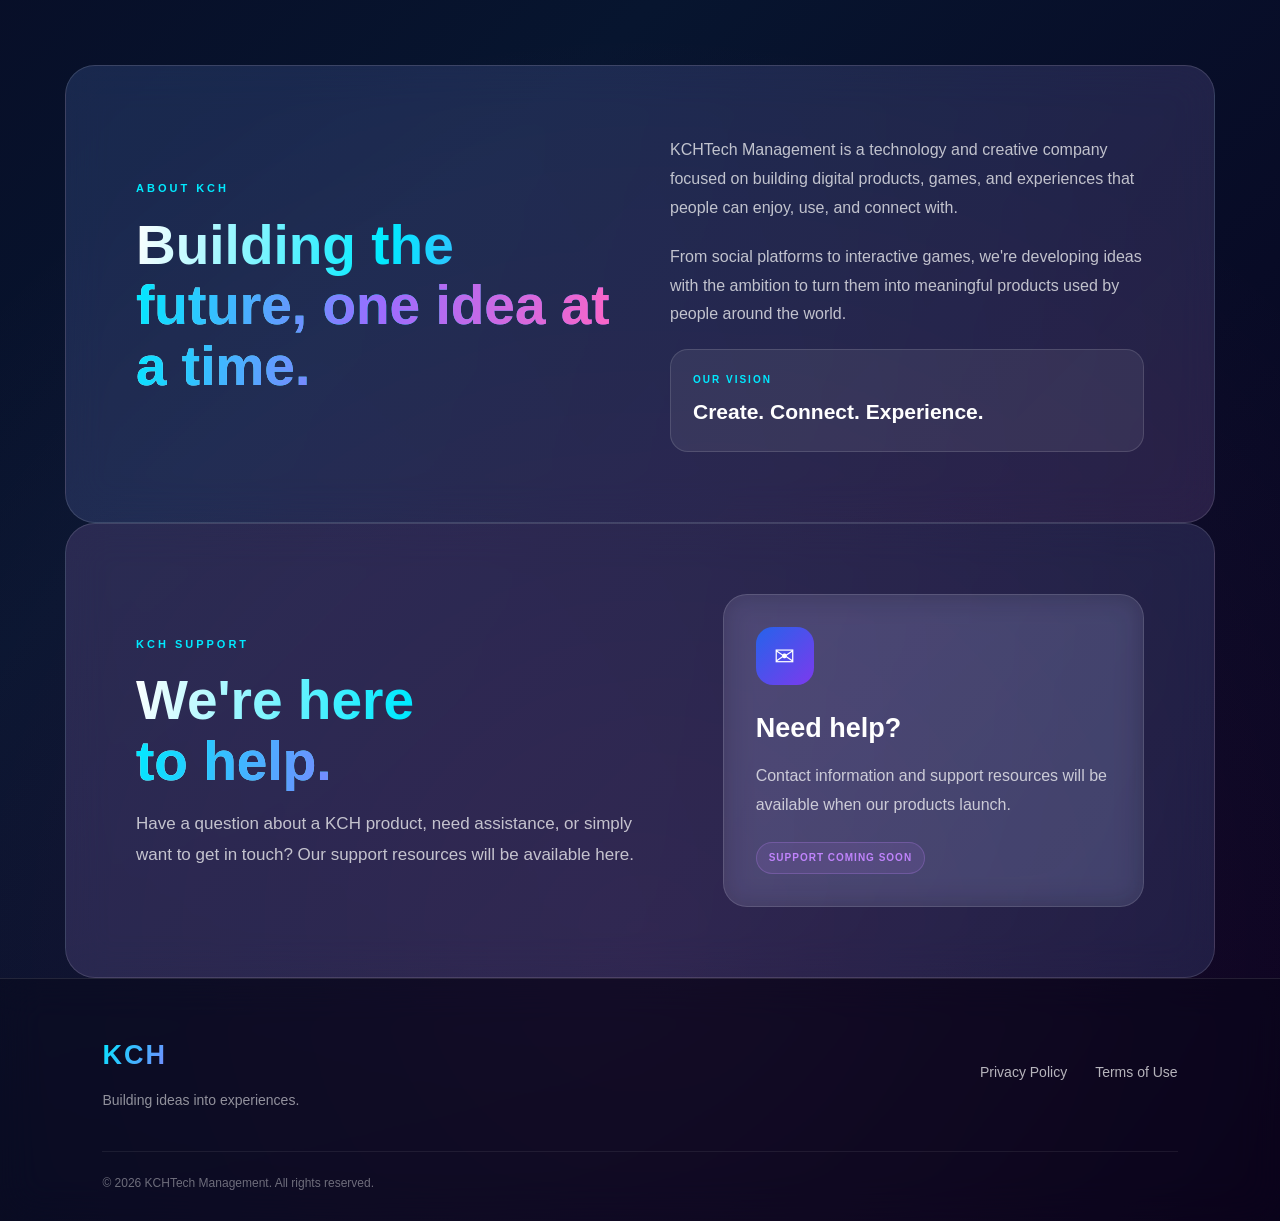
<file: index_before_new_pages.html>
﻿<!DOCTYPE html>
<html lang="en">
<head>
    <meta charset="UTF-8">
    <meta name="viewport" content="width=device-width, initial-scale=1.0">

    <title>KCHTech Management</title>

    <meta
        name="description"
        content="KCHTech Management — building innovative digital products, games, and technology."
    >

    <link rel="manifest" href="./manifest.json">
<meta name="theme-color" content="#635bff">
<link rel="icon" href="./icon.svg" type="image/svg+xml">
<link rel="stylesheet" href="style.css">
</head>

<body>

    <header>
        <nav>
            <div class="logo">KCH</div>

            <ul>
                <li><a href="#home">Home</a></li>
                <li><a href="#products">Products</a></li>
                <li><a href="#about">About</a></li>
                <li><a href="#support">Support</a></li>
            </ul>
        </nav>
    </header>

    <main>

        <section id="home">

    <div class="hero-content">

        <span class="hero-label">KCHTECH MANAGEMENT</span>

        <h1>
            We build ideas
            <span>into experiences.</span>
        </h1>

        <p>
            KCHTech Management creates innovative digital products,
            games, and technology designed to connect people,
            entertain, and make everyday digital experiences better.
        </p>

        <div class="hero-buttons">
            <a href="#products" class="primary-button">
                Explore Products
            </a>

            <a href="#about" class="secondary-button">
                Discover KCH
            </a>
        </div>

    </div>

    <div class="hero-orb orb-one"></div>
    <div class="hero-orb orb-two"></div>

</section>
        <section id="products">

    <div class="section-heading">
        <span class="section-label">WHAT WE'RE BUILDING</span>

        <h2>Our Products</h2>

        <p>
            Ideas we're turning into real digital experiences.
        </p>
    </div>

    <div class="product-grid">

        <article class="product-card">

            <div class="product-icon">🎮</div>

            <span class="product-status">
                IN DEVELOPMENT
            </span>

            <h3>KCH RUN</h3>

            <p>
                An exciting endless-running game featuring
                Nina, obstacles, coins, and the special
                KCH Rush ability.
            </p>

            <a href="kch-run.html" class="product-link">
    View Project →
</a>

        </article>


        <article class="product-card">

            <div class="product-icon">💬</div>

            <span class="product-status">
                 AVAILABLE
            </span>

            <h3>Kornectt</h3>

            <p>
                A social connection and messaging platform
                designed to help people connect, communicate,
                and share experiences.
            </p>

            <a href="kornectt.html" class="product-link">
    View Project →
</a>

        </article>


        <article class="product-card coming-soon-card">

            <div class="product-icon">🚀</div>

            <span class="product-status coming-soon">
                COMING SOON
            </span>

            <h3>More Products</h3>

            <p>
                New ideas, applications, games, and digital
                experiences are already being imagined.
            </p>

            <span class="product-link disabled">
                Coming Soon
            </span>

        </article>

    </div>

</section>

        <section id="about">

    <div class="about-content">

        <div class="about-heading">
            <span class="section-label">ABOUT KCH</span>

            <h2>
                Building the
                <span>future, one idea at a time.</span>
            </h2>
        </div>

        <div class="about-text">

            <p>
                KCHTech Management is a technology and creative
                company focused on building digital products,
                games, and experiences that people can enjoy,
                use, and connect with.
            </p>

            <p>
                From social platforms to interactive games,
                we're developing ideas with the ambition to
                turn them into meaningful products used by
                people around the world.
            </p>

            <div class="about-highlight">
                <span>OUR VISION</span>

                <strong>
                    Create. Connect. Experience.
                </strong>
            </div>

        </div>

    </div>

</section>

        <section id="support">

    <div class="support-content">

        <div class="support-heading">

            <span class="section-label">KCH SUPPORT</span>

            <h2>
                We're here
                <span>to help.</span>
            </h2>

            <p>
                Have a question about a KCH product, need
                assistance, or simply want to get in touch?
                Our support resources will be available here.
            </p>

        </div>

        <div class="support-card">

            <div class="support-icon">
                ✉
            </div>

            <h3>Need help?</h3>

            <p>
                Contact information and support resources
                will be available when our products launch.
            </p>

            <span class="support-status">
                SUPPORT COMING SOON
            </span>

        </div>

    </div>

</section>

    </main>

    <footer>

    <div class="footer-content">

        <div class="footer-brand">
            <div class="logo">KCH</div>

            <p>
                Building ideas into experiences.
            </p>
        </div>

        <div class="footer-links">

            <a href="privacy.html">
                Privacy Policy
            </a>

            <a href="terms.html">
                Terms of Use
            </a>

        </div>

    </div>

    <div class="footer-bottom">

        <p>
            © 2026 KCHTech Management. All rights reserved.
        </p>

    </div>

</footer>

<script src="./pwa.js"></script>
</body>
</html>
</file>
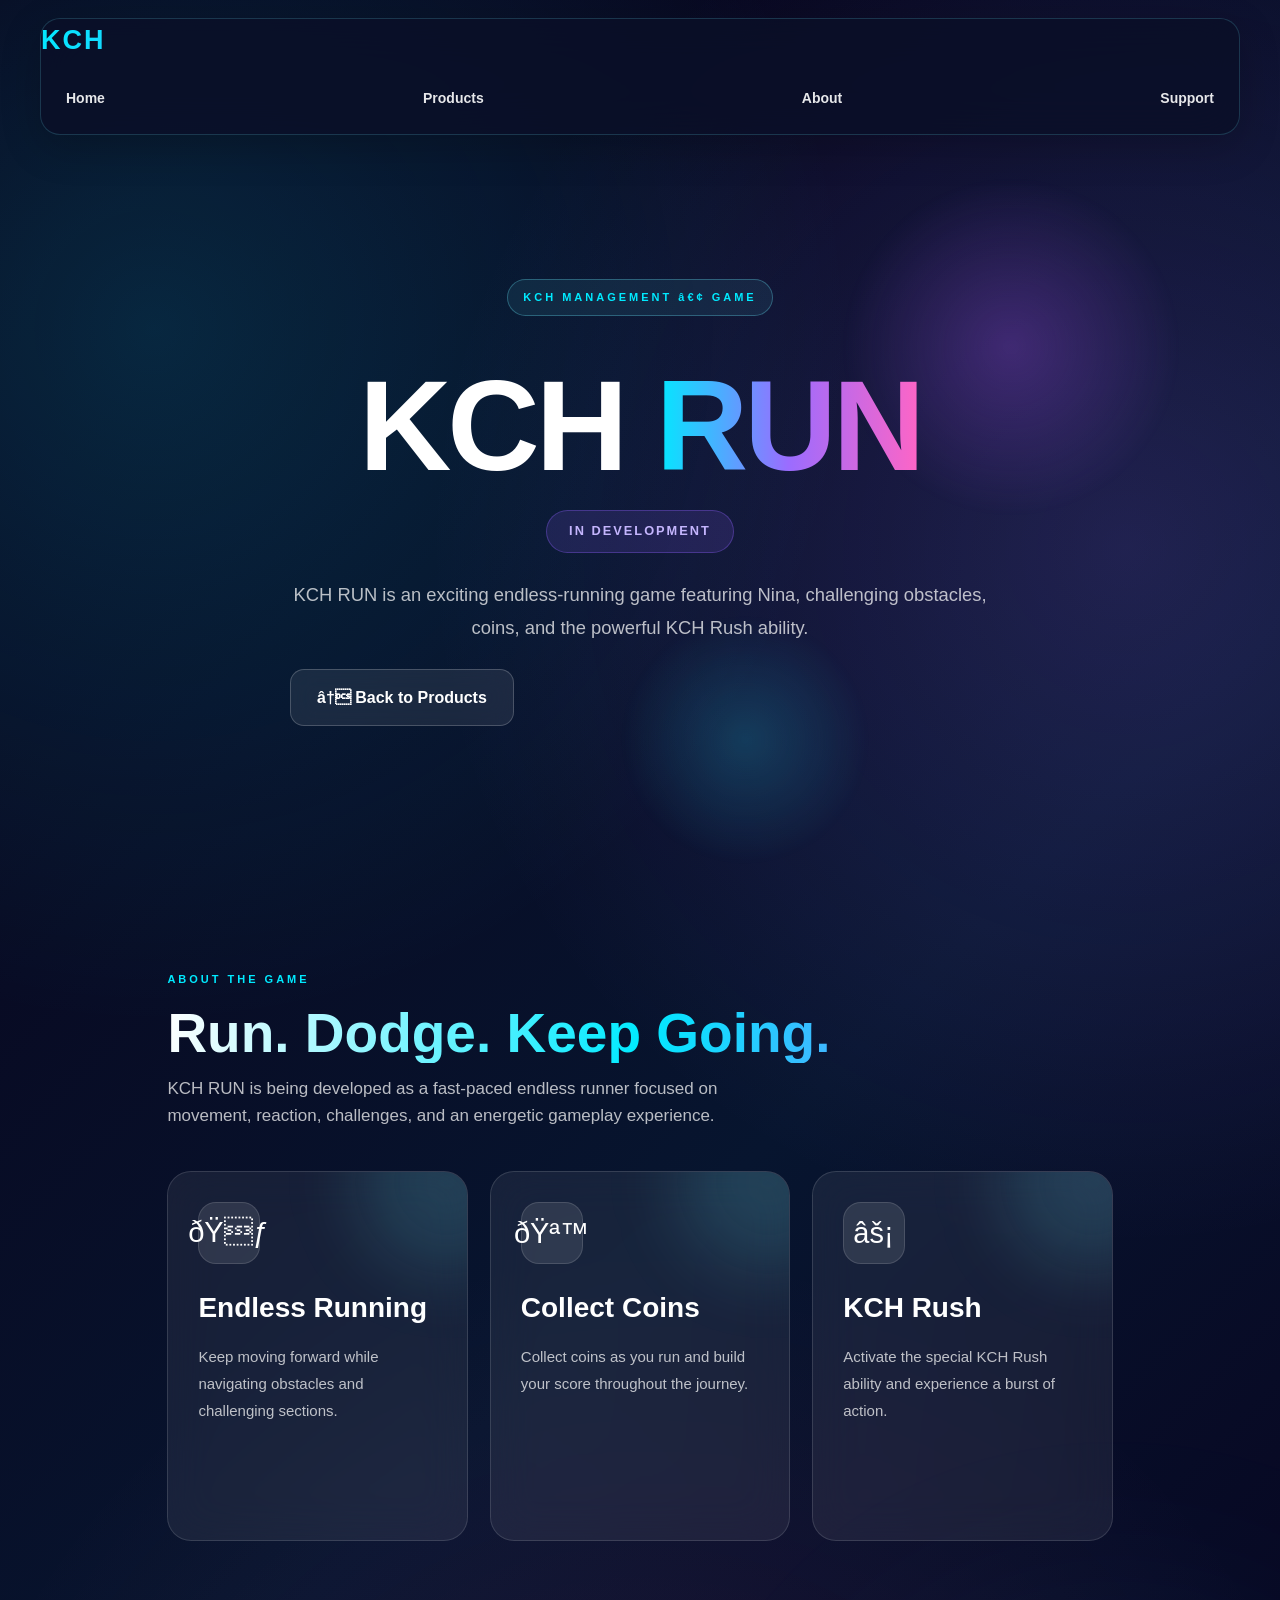
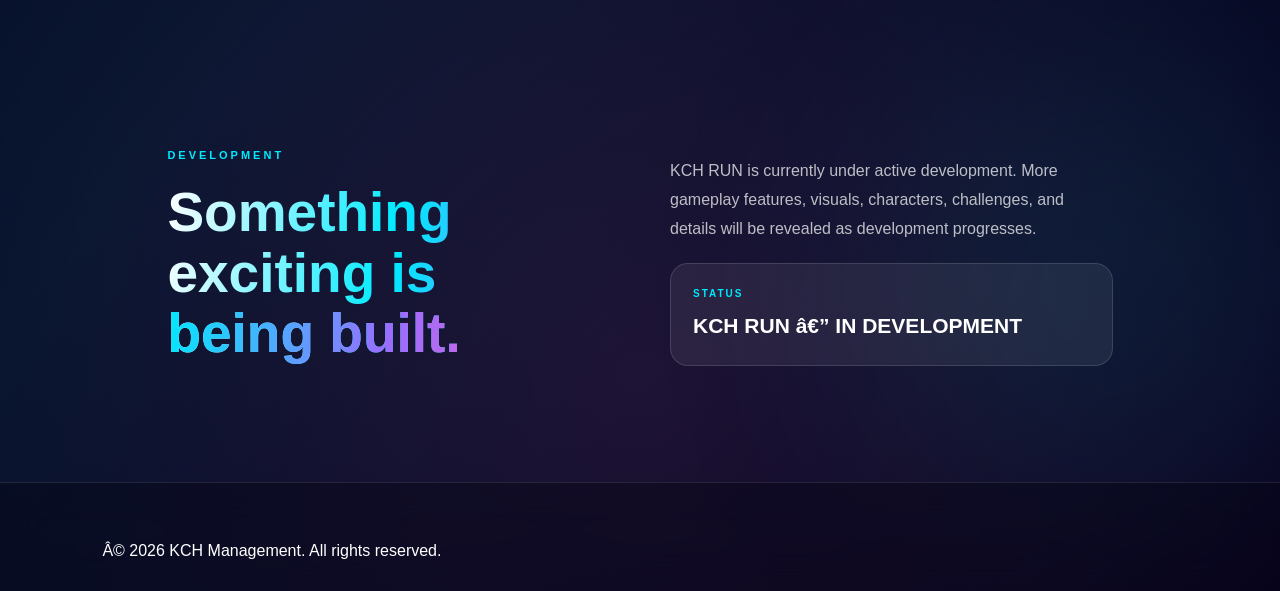
<file: kch-run.html>
﻿<!DOCTYPE html>
<html lang="en">
<head>
    <meta charset="UTF-8">
    <meta name="viewport" content="width=device-width, initial-scale=1.0">

    <title>KCH RUN | KCH Management</title>

    <link rel="manifest" href="./manifest.json">
<meta name="theme-color" content="#635bff">
<link rel="icon" href="./icon.svg" type="image/svg+xml">
<link rel="stylesheet" href="style.css">
</head>

<body>

    <header class="navbar">

        <div class="logo">
            KCH
        </div>

        <nav>
    <a href="index.html#home">Home</a>
    <a href="index.html#products">Products</a>
    <a href="index.html#about">About</a>
    <a href="index.html#support">Support</a>
</nav>

    </header>


    <main>

        <section class="project-hero">

            <div class="project-content">

                <span class="hero-label">
                    KCH MANAGEMENT â€¢ GAME
                </span>

                <h1>
                    KCH
                    <span>RUN</span>
                </h1>

                <p class="project-status-large">
                    IN DEVELOPMENT
                </p>

                <p>
                    KCH RUN is an exciting endless-running game
                    featuring Nina, challenging obstacles, coins,
                    and the powerful KCH Rush ability.
                </p>

                <div class="hero-buttons">

                    <a href="index.html#products" class="secondary-button">
                        â† Back to Products
                    </a>

                </div>

            </div>

            <div class="hero-orb orb-one"></div>
            <div class="hero-orb orb-two"></div>

        </section>


        <section class="project-info">

            <div class="section-heading">

                <span class="section-label">
                    ABOUT THE GAME
                </span>

                <h2>
                    Run. Dodge.
                    <span>Keep Going.</span>
                </h2>

                <p>
                    KCH RUN is being developed as a fast-paced
                    endless runner focused on movement, reaction,
                    challenges, and an energetic gameplay experience.
                </p>

            </div>


            <div class="product-grid">

                <article class="product-card">

                    <div class="product-icon">ðŸƒ</div>

                    <h3>Endless Running</h3>

                    <p>
                        Keep moving forward while navigating
                        obstacles and challenging sections.
                    </p>

                </article>


                <article class="product-card">

                    <div class="product-icon">ðŸª™</div>

                    <h3>Collect Coins</h3>

                    <p>
                        Collect coins as you run and build your
                        score throughout the journey.
                    </p>

                </article>


                <article class="product-card">

                    <div class="product-icon">âš¡</div>

                    <h3>KCH Rush</h3>

                    <p>
                        Activate the special KCH Rush ability
                        and experience a burst of action.
                    </p>

                </article>

            </div>

        </section>


        <section class="project-development">

            <div class="about-content">

                <div class="about-heading">

                    <span class="section-label">
                        DEVELOPMENT
                    </span>

                    <h2>
                        Something exciting is
                        <span>being built.</span>
                    </h2>

                </div>

                <div class="about-text">

                    <p>
                        KCH RUN is currently under active
                        development. More gameplay features,
                        visuals, characters, challenges, and
                        details will be revealed as development
                        progresses.
                    </p>

                    <div class="about-highlight">

                        <span>STATUS</span>

                        <strong>
                            KCH RUN â€” IN DEVELOPMENT
                        </strong>

                    </div>

                </div>

            </div>

        </section>

    </main>


    <footer>

        <p>
            Â© 2026 KCH Management. All rights reserved.
        </p>

    </footer>

<script src="./pwa.js"></script>
</body>
</html>
</file>
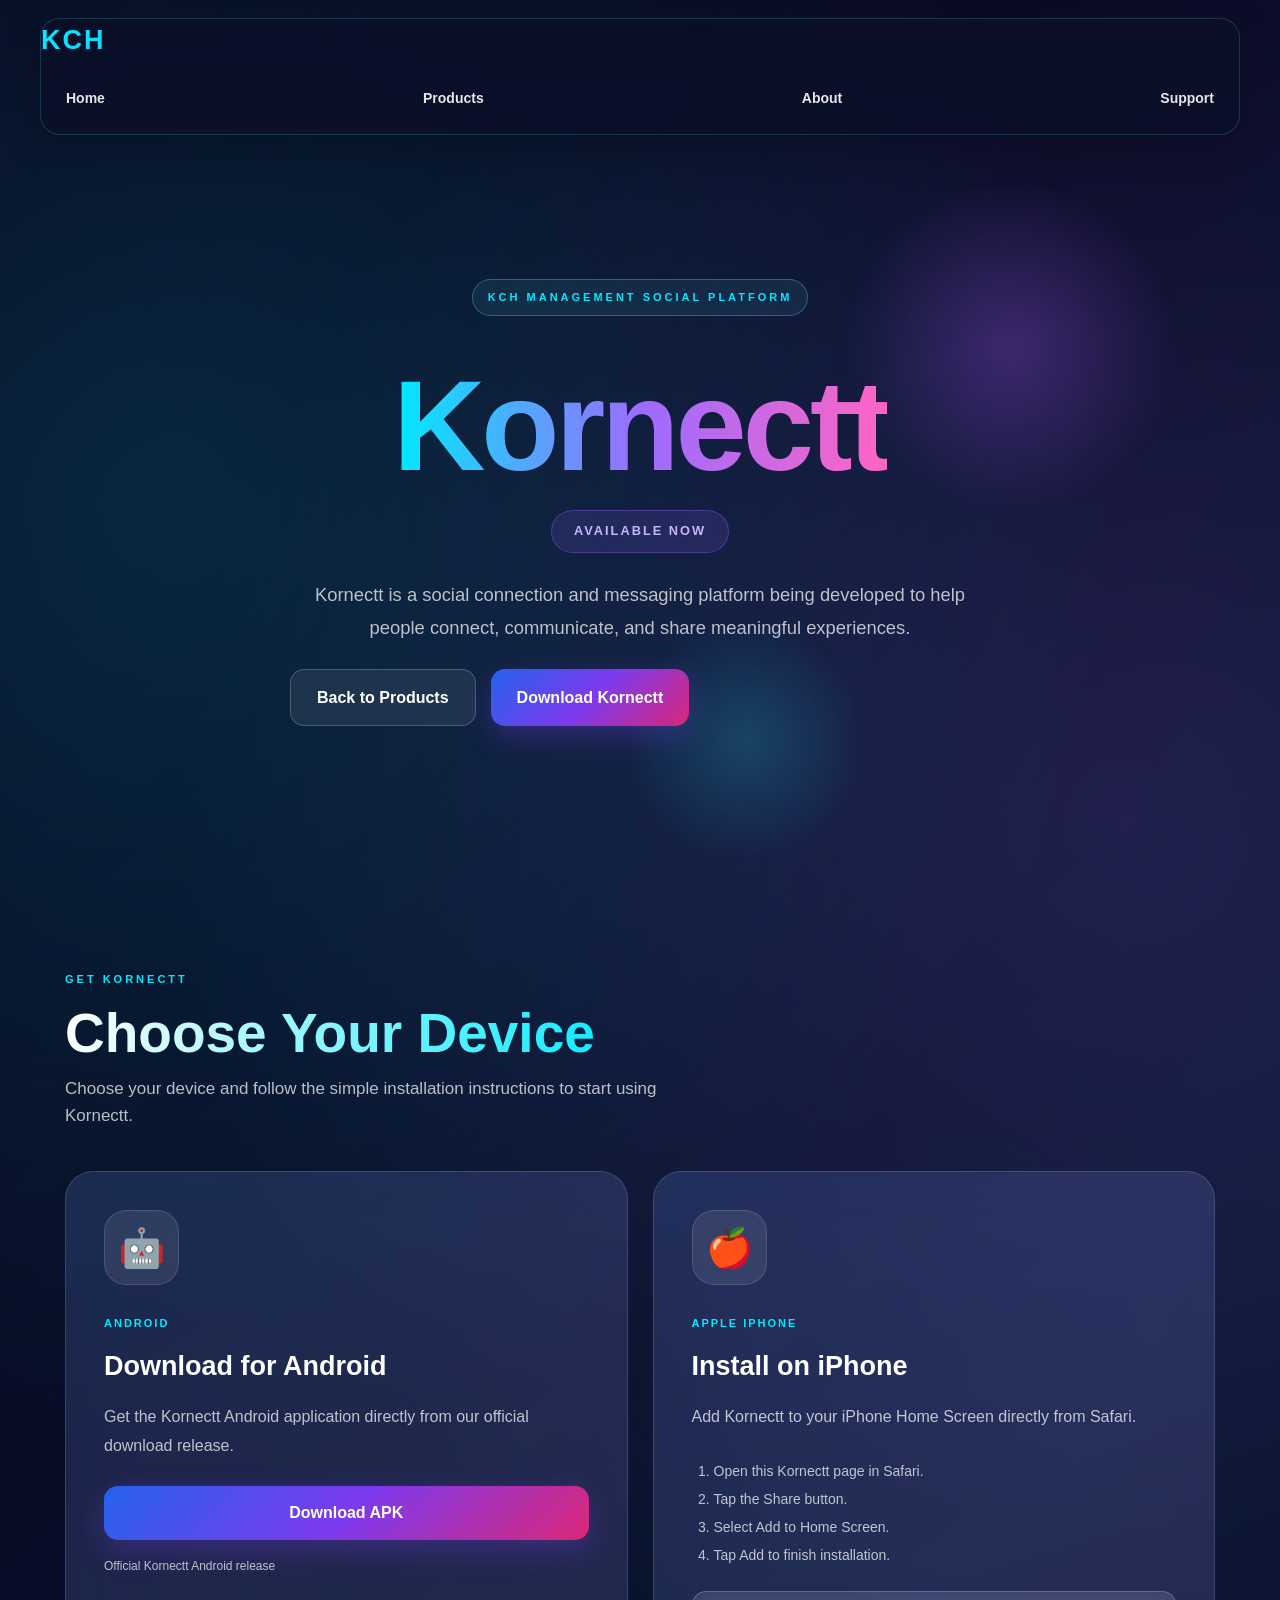
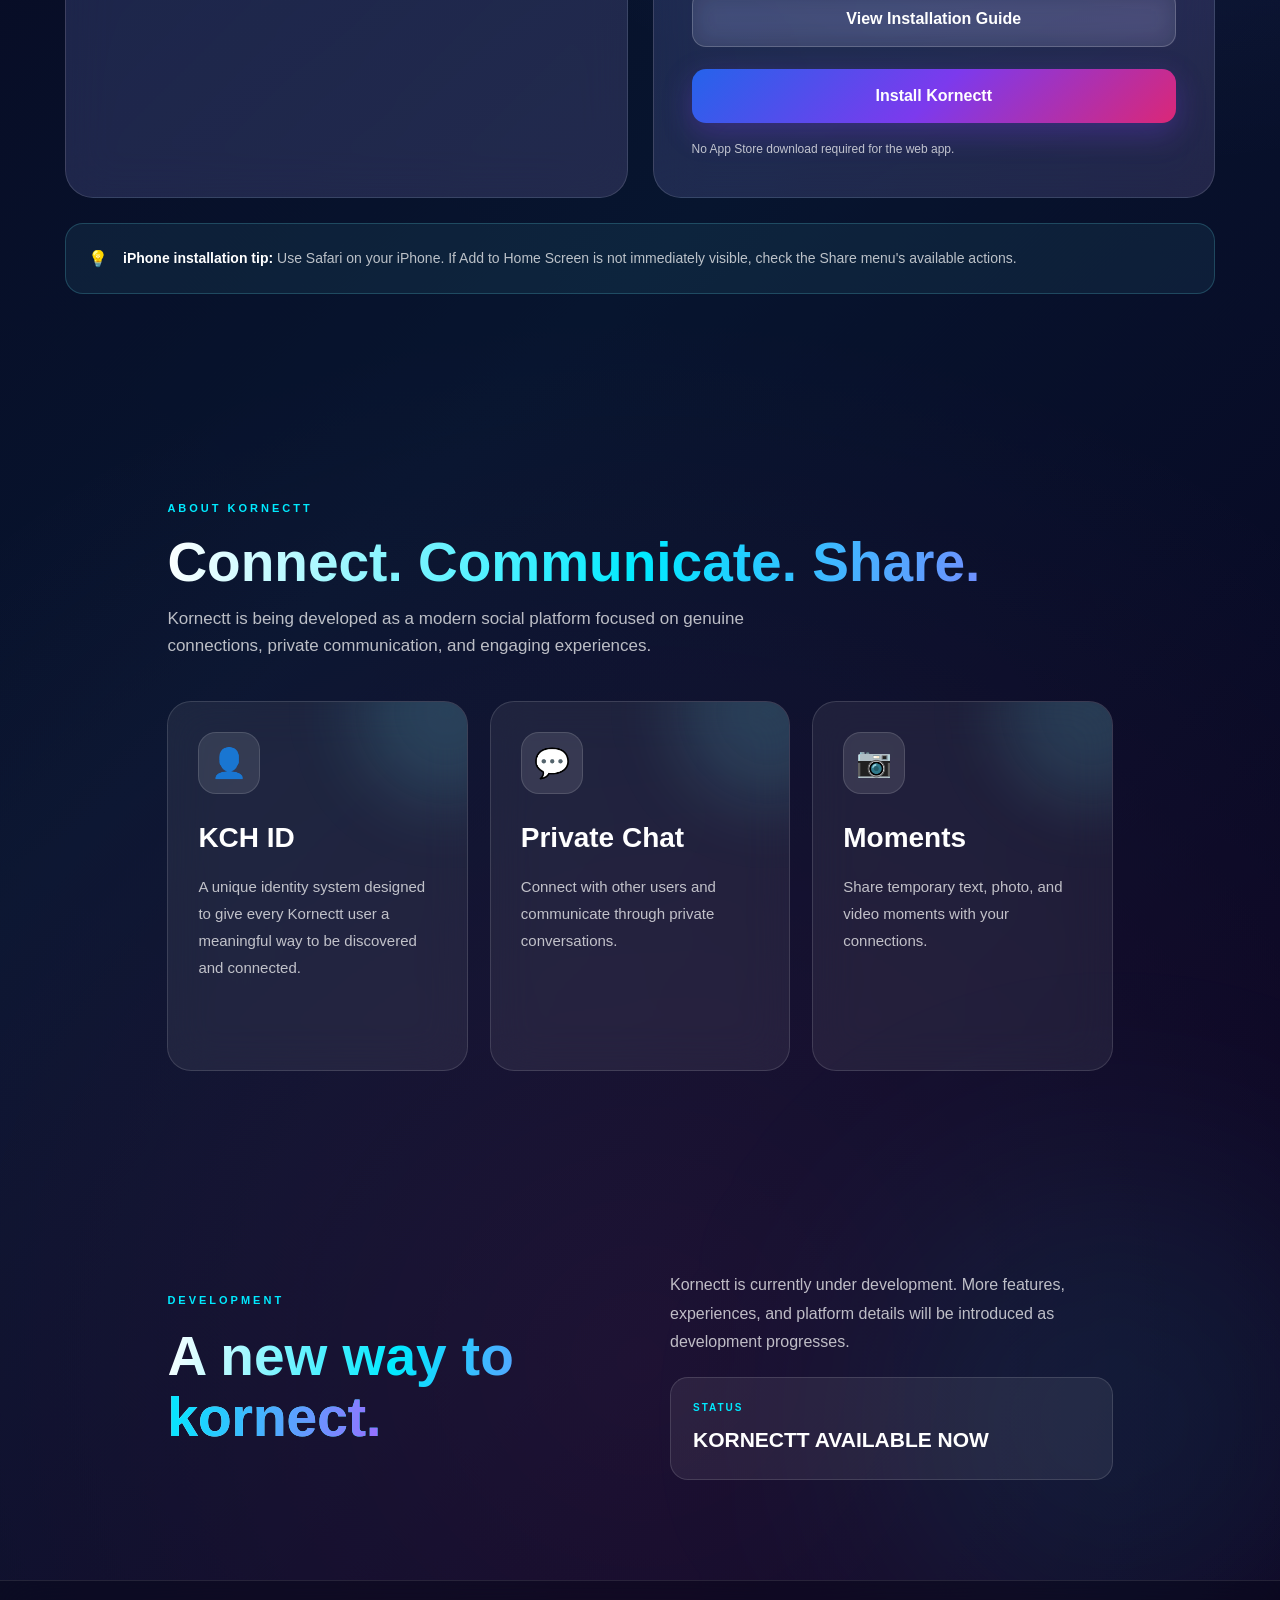
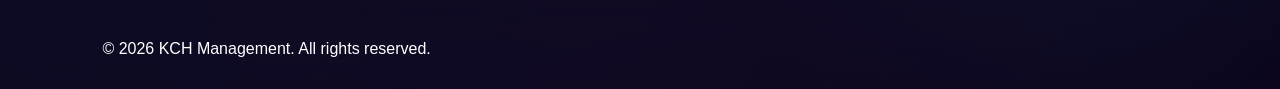
<file: kornectt.html>
<!DOCTYPE html>
<html lang="en">

<head>
    <meta charset="UTF-8">
    <meta name="viewport" content="width=device-width, initial-scale=1.0">

    <title>Kornectt | KCH Management</title>

    <link rel="manifest" href="./kornectt-manifest.json">
<meta name="theme-color" content="#635bff">
<meta name="apple-mobile-web-app-capable" content="yes">
<meta name="apple-mobile-web-app-status-bar-style" content="black-translucent">
<meta name="apple-mobile-web-app-title" content="Kornectt">
<link rel="apple-touch-icon" href="./icon-192.png">
<link rel="icon" href="./icon.svg" type="image/svg+xml">
<link rel="stylesheet" href="style.css">
</head>

<body>

    <header class="navbar">

        <div class="logo">
            KCH
        </div>

        <nav>
            <a href="index.html#home">Home</a>
            <a href="index.html#products">Products</a>
            <a href="index.html#about">About</a>
            <a href="index.html#support">Support</a>
        </nav>

    </header>


    <main>

        <section class="project-hero">

            <div class="project-content">

                <span class="hero-label">
                    KCH MANAGEMENT  SOCIAL PLATFORM
                </span>

                <h1>
                    <span>Kornectt</span>
                </h1>

                <p class="project-status-large">
    AVAILABLE NOW
</p>

                <p>
                    Kornectt is a social connection and messaging
                    platform being developed to help people connect,
                    communicate, and share meaningful experiences.
                </p>

                <div class="hero-buttons">

    <a href="index.html#products" class="secondary-button">
          Back to Products
    </a>

    <a href="#download"
   class="primary-button">
    Download Kornectt
</a>

</div>
            </div>

            <div class="hero-orb orb-one"></div>
            <div class="hero-orb orb-two"></div>

        </section>


        <section class="download-section" id="download">

            <div class="section-heading">

                <span class="section-label">GET KORNECTT</span>

                <h2>Choose Your <span>Device</span></h2>

                <p>
                    Choose your device and follow the simple installation
                    instructions to start using Kornectt.
                </p>

            </div>

            <div class="download-grid">

                <article class="download-card android-card">

                    <div class="download-icon">🤖</div>

                    <span class="download-platform">ANDROID</span>

                    <h3>Download for Android</h3>

                    <p>
                        Get the Kornectt Android application directly
                        from our official download release.
                    </p>

                    <a
                        href="https://github.com/KachyTech/KCHTech_Management/releases/download/v1.0.0/app-release.apk"
                        class="primary-button download-button">
                        Download APK
                    </a>

                    <small>Official Kornectt Android release</small>

                </article>

                <article class="download-card iphone-card">

                    <div class="download-icon">🍎</div>

                    <span class="download-platform">APPLE IPHONE</span>

                    <h3>Install on iPhone</h3>

                    <p>
                        Add Kornectt to your iPhone Home Screen
                        directly from Safari.
                    </p>

                    <ol class="iphone-steps">
                        <li>Open this Kornectt page in Safari.</li>
                        <li>Tap the Share button.</li>
                        <li>Select Add to Home Screen.</li>
                        <li>Tap Add to finish installation.</li>
                    </ol>

                    <a
                        href="#iphone-install"
                        class="secondary-button download-button">
                        View Installation Guide
                    </a>
                    <a
                        href="#iphone-install"
                        class="primary-button download-button">
                        Install Kornectt
                    </a>

                    <small>No App Store download required for the web app.</small>

                </article>

            </div>

            <div class="download-note" id="iphone-install">

                <span>💡</span>

                <p>
                    <strong>iPhone installation tip:</strong>
                    Use Safari on your iPhone. If Add to Home Screen
                    is not immediately visible, check the Share menu's
                    available actions.
                </p>

            </div>

        </section>
        <section class="project-info">

            <div class="section-heading">

                <span class="section-label">
                    ABOUT KORNECTT
                </span>

                <h2>
                    Connect.
                    <span>Communicate. Share.</span>
                </h2>

                <p>
                    Kornectt is being developed as a modern social
                    platform focused on genuine connections,
                    private communication, and engaging experiences.
                </p>

            </div>


            <div class="product-grid">

                <article class="product-card">

                    <div class="product-icon">👤</div>

                    <h3>KCH ID</h3>

                    <p>
                        A unique identity system designed to give
                        every Kornectt user a meaningful way to be
                        discovered and connected.
                    </p>

                </article>


                <article class="product-card">

                    <div class="product-icon">💬</div>

                    <h3>Private Chat</h3>

                    <p>
                        Connect with other users and communicate
                        through private conversations.
                    </p>

                </article>


                <article class="product-card">

                    <div class="product-icon">📷</div>

                    <h3>Moments</h3>

                    <p>
                        Share temporary text, photo, and video
                        moments with your connections.
                    </p>

                </article>

            </div>

        </section>


        <section class="project-development">

            <div class="about-content">

                <div class="about-heading">

                    <span class="section-label">
                        DEVELOPMENT
                    </span>

                    <h2>
                        A new way to
                        <span>kornect.</span>
                    </h2>

                </div>

                <div class="about-text">

                    <p>
                        Kornectt is currently under development.
                        More features, experiences, and platform
                        details will be introduced as development
                        progresses.
                    </p>

                    <div class="about-highlight">

                        <span>STATUS</span>

                       <strong>
    KORNECTT AVAILABLE NOW
</strong>

                    </div>

                </div>

            </div>

        </section>

    </main>


    <footer>

        <p>
            © 2026 KCH Management. All rights reserved.
        </p>

    </footer>

<script src="./pwa.js"></script>
</body>

</html>
</file>
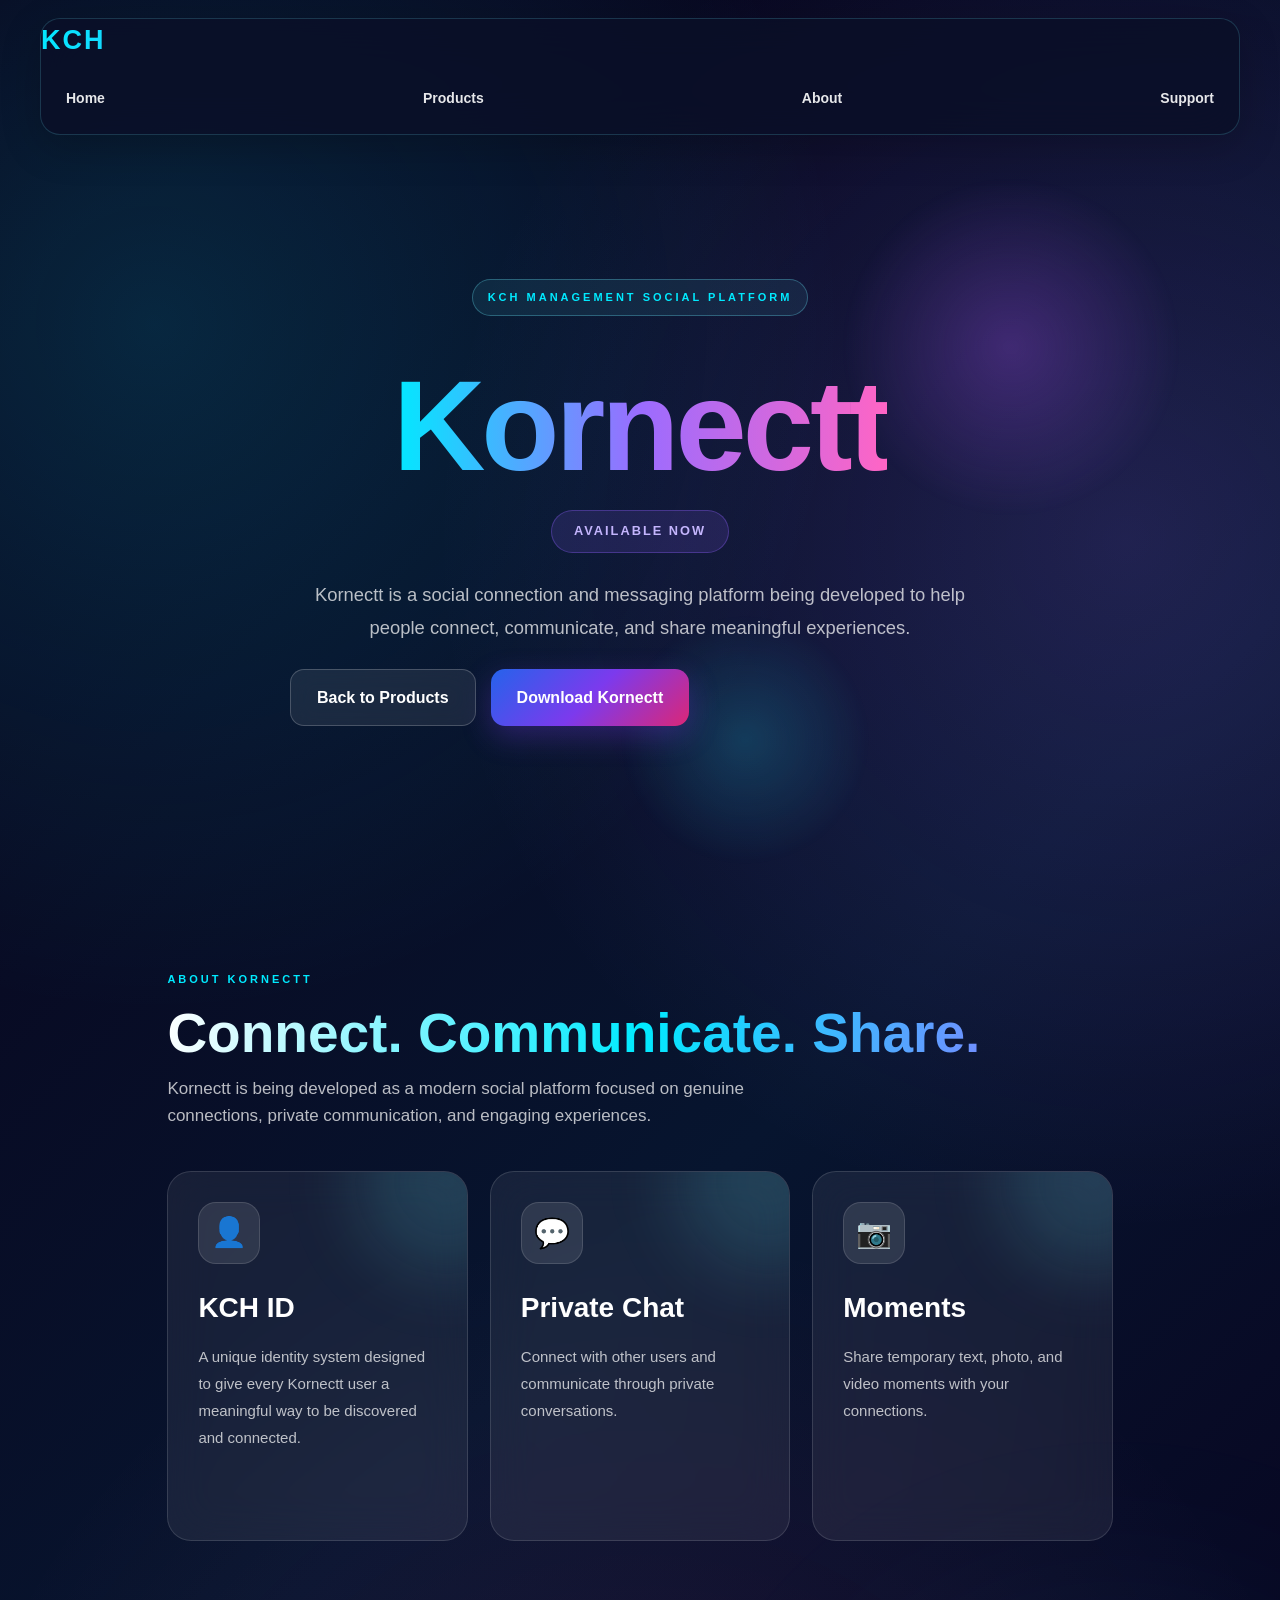
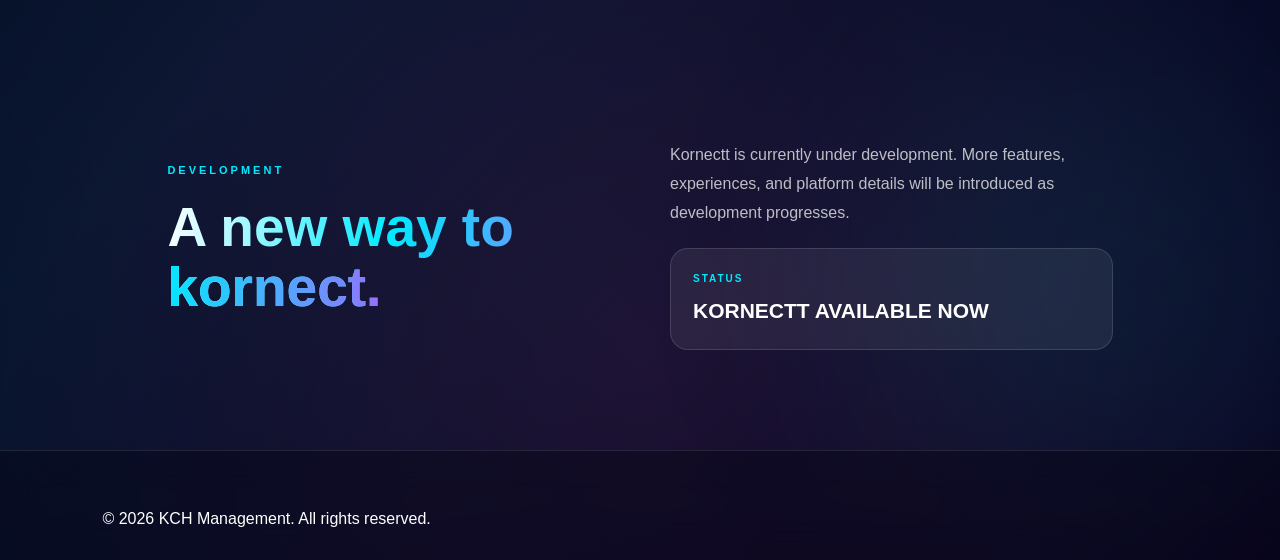
<file: kornectt_before_download_update.html>
﻿<!DOCTYPE html>
<html lang="en">

<head>
    <meta charset="UTF-8">
    <meta name="viewport" content="width=device-width, initial-scale=1.0">

    <title>Kornectt | KCH Management</title>

    <link rel="manifest" href="./manifest.json">
<meta name="theme-color" content="#635bff">
<link rel="icon" href="./icon.svg" type="image/svg+xml">
<link rel="stylesheet" href="style.css">
</head>

<body>

    <header class="navbar">

        <div class="logo">
            KCH
        </div>

        <nav>
            <a href="index.html#home">Home</a>
            <a href="index.html#products">Products</a>
            <a href="index.html#about">About</a>
            <a href="index.html#support">Support</a>
        </nav>

    </header>


    <main>

        <section class="project-hero">

            <div class="project-content">

                <span class="hero-label">
                    KCH MANAGEMENT  SOCIAL PLATFORM
                </span>

                <h1>
                    <span>Kornectt</span>
                </h1>

                <p class="project-status-large">
    AVAILABLE NOW
</p>

                <p>
                    Kornectt is a social connection and messaging
                    platform being developed to help people connect,
                    communicate, and share meaningful experiences.
                </p>

                <div class="hero-buttons">

    <a href="index.html#products" class="secondary-button">
          Back to Products
    </a>

    <a href="https://github.com/KachyOk/KCH-Management/releases/download/v1.0.0/app-release.apk"
   class="primary-button">
    Download Kornectt
</a>

</div>
            </div>

            <div class="hero-orb orb-one"></div>
            <div class="hero-orb orb-two"></div>

        </section>


        <section class="project-info">

            <div class="section-heading">

                <span class="section-label">
                    ABOUT KORNECTT
                </span>

                <h2>
                    Connect.
                    <span>Communicate. Share.</span>
                </h2>

                <p>
                    Kornectt is being developed as a modern social
                    platform focused on genuine connections,
                    private communication, and engaging experiences.
                </p>

            </div>


            <div class="product-grid">

                <article class="product-card">

                    <div class="product-icon">👤</div>

                    <h3>KCH ID</h3>

                    <p>
                        A unique identity system designed to give
                        every Kornectt user a meaningful way to be
                        discovered and connected.
                    </p>

                </article>


                <article class="product-card">

                    <div class="product-icon">💬</div>

                    <h3>Private Chat</h3>

                    <p>
                        Connect with other users and communicate
                        through private conversations.
                    </p>

                </article>


                <article class="product-card">

                    <div class="product-icon">📷</div>

                    <h3>Moments</h3>

                    <p>
                        Share temporary text, photo, and video
                        moments with your connections.
                    </p>

                </article>

            </div>

        </section>


        <section class="project-development">

            <div class="about-content">

                <div class="about-heading">

                    <span class="section-label">
                        DEVELOPMENT
                    </span>

                    <h2>
                        A new way to
                        <span>kornect.</span>
                    </h2>

                </div>

                <div class="about-text">

                    <p>
                        Kornectt is currently under development.
                        More features, experiences, and platform
                        details will be introduced as development
                        progresses.
                    </p>

                    <div class="about-highlight">

                        <span>STATUS</span>

                       <strong>
    KORNECTT AVAILABLE NOW
</strong>

                    </div>

                </div>

            </div>

        </section>

    </main>


    <footer>

        <p>
            © 2026 KCH Management. All rights reserved.
        </p>

    </footer>

<script src="./pwa.js"></script>
</body>

</html>
</file>
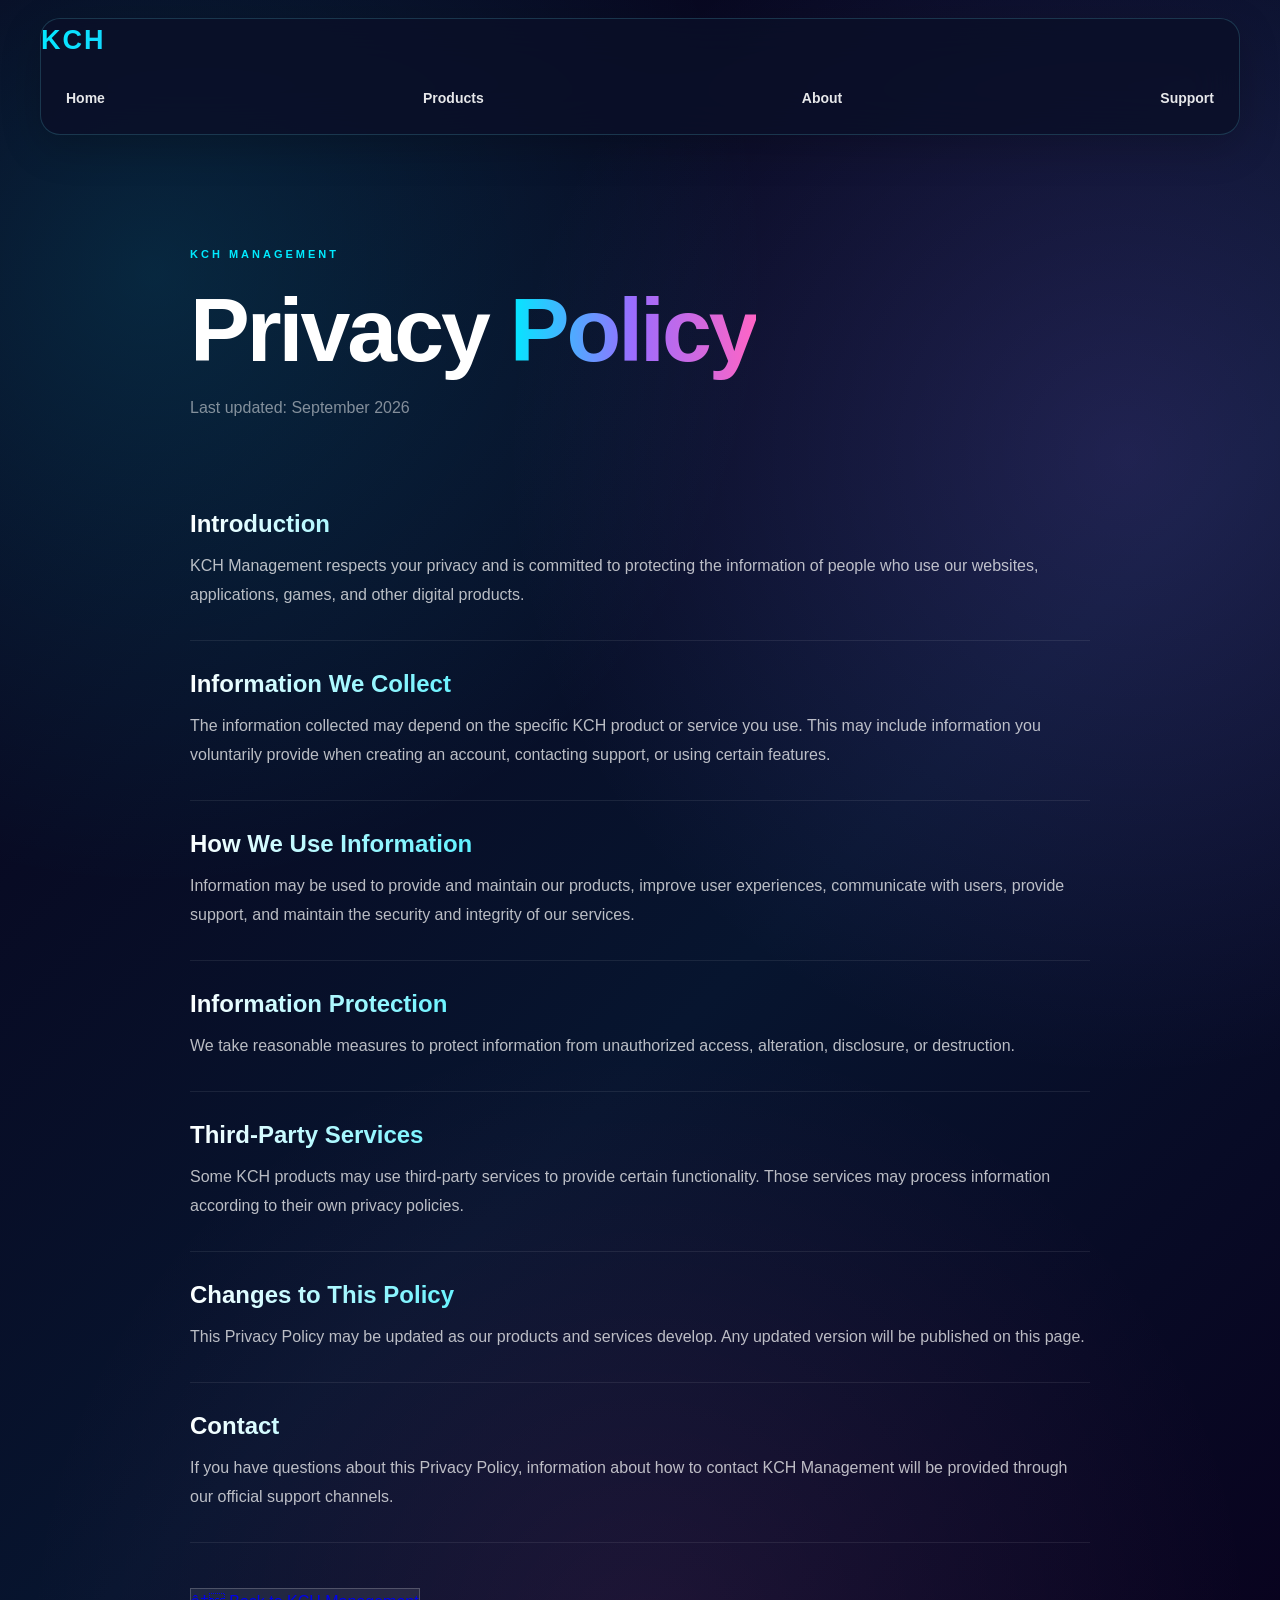
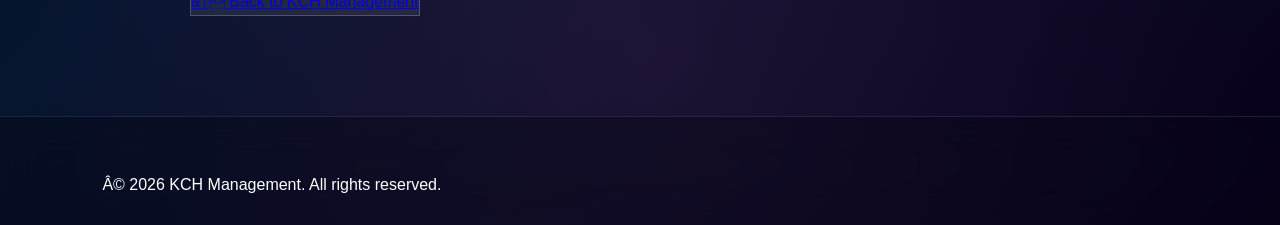
<file: privacy.html>
﻿<!DOCTYPE html>
<html lang="en">

<head>
    <meta charset="UTF-8">
    <meta name="viewport" content="width=device-width, initial-scale=1.0">

    <title>Privacy Policy | KCH Management</title>

    <link rel="manifest" href="./manifest.json">
<meta name="theme-color" content="#635bff">
<link rel="icon" href="./icon.svg" type="image/svg+xml">
<link rel="stylesheet" href="style.css">
</head>

<body>

    <header class="navbar">

        <div class="logo">
            KCH
        </div>

        <nav>
            <a href="index.html#home">Home</a>
            <a href="index.html#products">Products</a>
            <a href="index.html#about">About</a>
            <a href="index.html#support">Support</a>
        </nav>

    </header>


    <main>

        <section class="legal-page">

            <div class="legal-content">

                <span class="section-label">
                    KCH MANAGEMENT
                </span>

                <h1>
                    Privacy
                    <span>Policy</span>
                </h1>

                <p class="legal-updated">
                    Last updated: September 2026
                </p>


                <div class="legal-section">

                    <h2>Introduction</h2>

                    <p>
                        KCH Management respects your privacy and is
                        committed to protecting the information of
                        people who use our websites, applications,
                        games, and other digital products.
                    </p>

                </div>


                <div class="legal-section">

                    <h2>Information We Collect</h2>

                    <p>
                        The information collected may depend on the
                        specific KCH product or service you use.
                        This may include information you voluntarily
                        provide when creating an account, contacting
                        support, or using certain features.
                    </p>

                </div>


                <div class="legal-section">

                    <h2>How We Use Information</h2>

                    <p>
                        Information may be used to provide and
                        maintain our products, improve user
                        experiences, communicate with users, provide
                        support, and maintain the security and
                        integrity of our services.
                    </p>

                </div>


                <div class="legal-section">

                    <h2>Information Protection</h2>

                    <p>
                        We take reasonable measures to protect
                        information from unauthorized access,
                        alteration, disclosure, or destruction.
                    </p>

                </div>


                <div class="legal-section">

                    <h2>Third-Party Services</h2>

                    <p>
                        Some KCH products may use third-party
                        services to provide certain functionality.
                        Those services may process information
                        according to their own privacy policies.
                    </p>

                </div>


                <div class="legal-section">

                    <h2>Changes to This Policy</h2>

                    <p>
                        This Privacy Policy may be updated as our
                        products and services develop. Any updated
                        version will be published on this page.
                    </p>

                </div>


                <div class="legal-section">

                    <h2>Contact</h2>

                    <p>
                        If you have questions about this Privacy
                        Policy, information about how to contact
                        KCH Management will be provided through our
                        official support channels.
                    </p>

                </div>


                <a href="index.html" class="secondary-button legal-back">
                    â† Back to KCH Management
                </a>

            </div>

        </section>

    </main>


    <footer>

        <p>
            Â© 2026 KCH Management. All rights reserved.
        </p>

    </footer>

<script src="./pwa.js"></script>
</body>

</html>
</file>
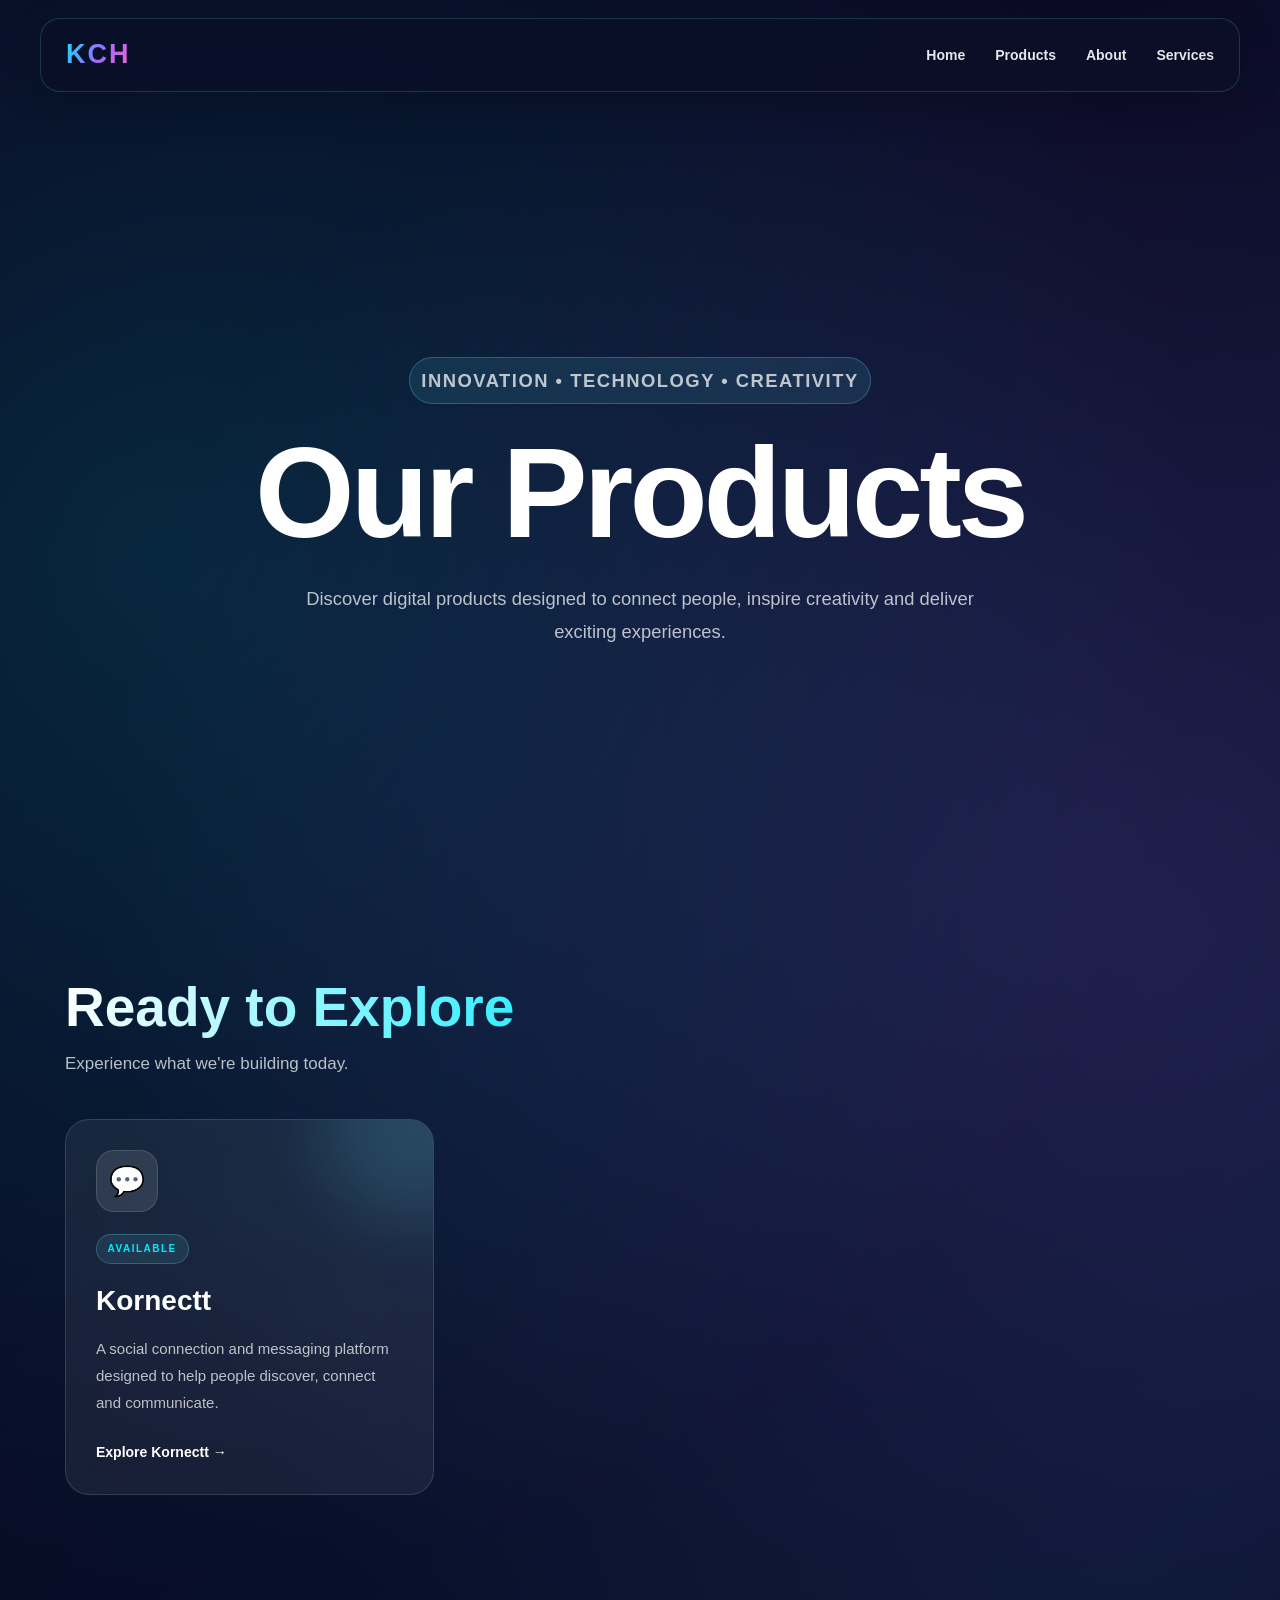
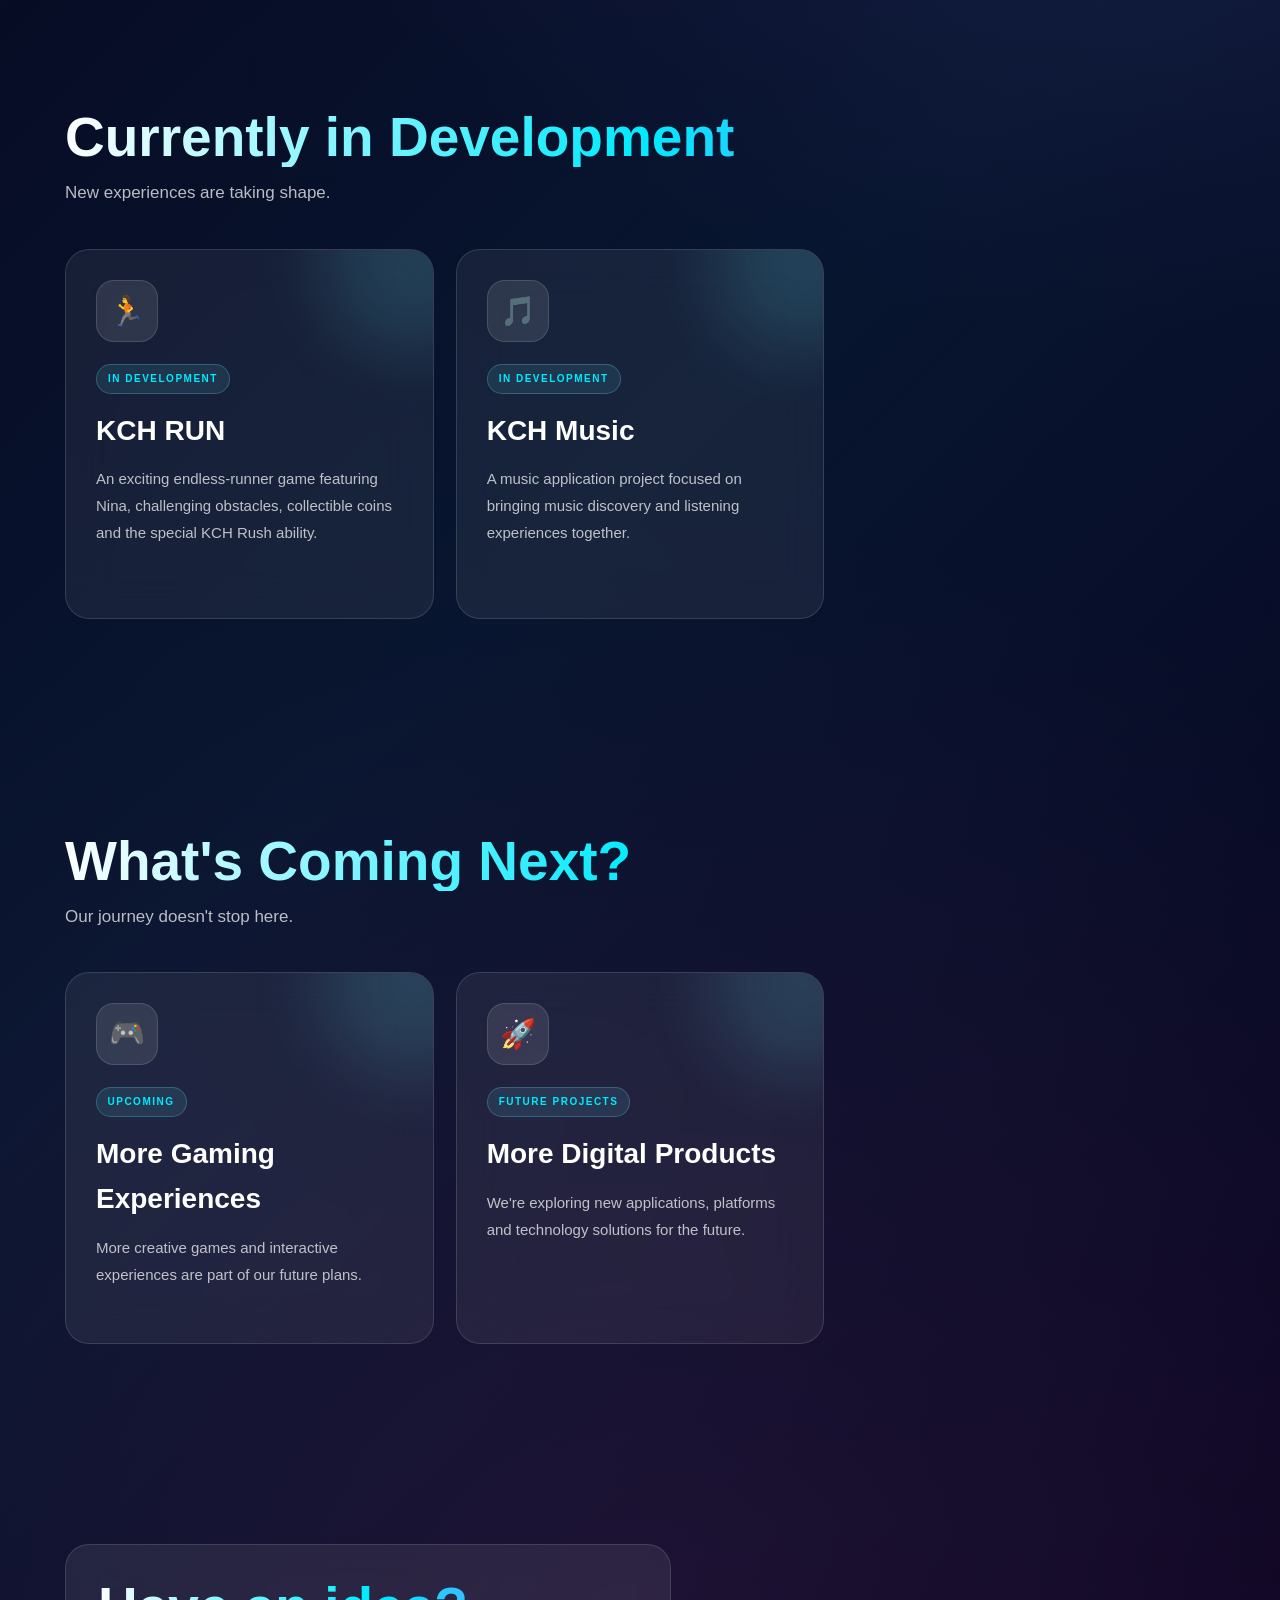
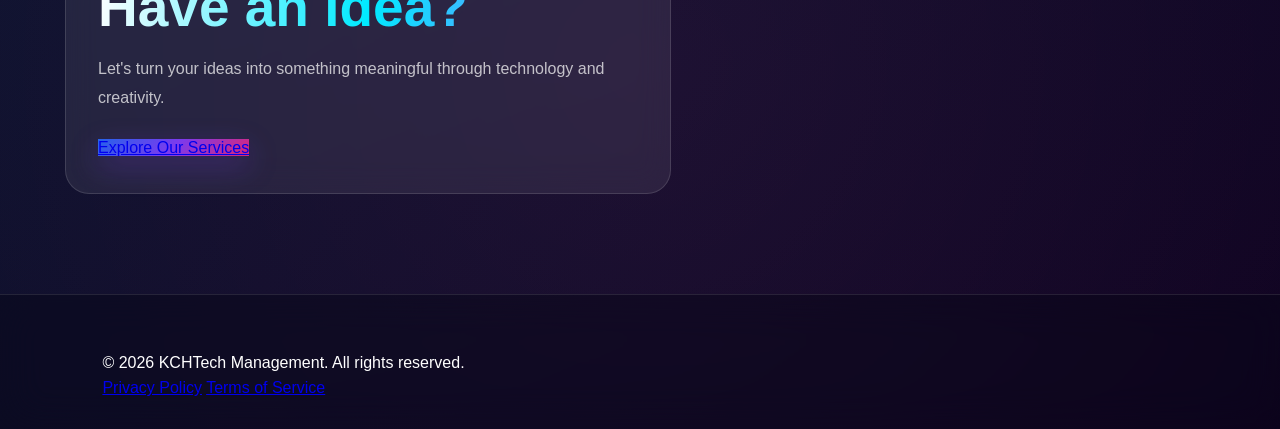
<file: products.html>
<!DOCTYPE html>
<html lang="en">
<head>
    <meta charset="UTF-8">
    <meta name="viewport" content="width=device-width, initial-scale=1.0">
    <meta name="description" content="Explore KCHTech Management products, applications, games and upcoming digital experiences.">
    <title>Our Products | KCHTech Management</title>
    <link rel="stylesheet" href="style.css">
</head>
<body>

<header>
    <nav>
        <div class="logo">KCH</div>
        <ul>
            <li><a href="index.html">Home</a></li>
            <li><a href="products.html">Products</a></li>
            <li><a href="about.html">About</a></li>
            <li><a href="services.html">Services</a></li>
        </ul>
    </nav>
</header>

<main>
    <section class="project-hero">
        <div class="project-content">
            <p class="product-status">INNOVATION • TECHNOLOGY • CREATIVITY</p>
            <h1>Our Products</h1>
            <p>
                Discover digital products designed to connect people,
                inspire creativity and deliver exciting experiences.
            </p>
        </div>
    </section>

    <section class="products-section" id="available">
        <div class="section-heading">
            <h2>Ready to Explore</h2>
            <p>Experience what we're building today.</p>
        </div>

        <div class="product-grid">
            <article class="product-card">
                <div class="product-icon">💬</div>
                <span class="product-status">AVAILABLE</span>
                <h3>Kornectt</h3>
                <p>
                    A social connection and messaging platform
                    designed to help people discover, connect
                    and communicate.
                </p>
                <a href="kornectt.html" class="product-link">
                    Explore Kornectt →
                </a>
            </article>
        </div>
    </section>

    <section class="products-section">
        <div class="section-heading">
            <h2>Currently in Development</h2>
            <p>New experiences are taking shape.</p>
        </div>

        <div class="product-grid">
            <article class="product-card">
                <div class="product-icon">🏃</div>
                <span class="product-status">IN DEVELOPMENT</span>
                <h3>KCH RUN</h3>
                <p>
                    An exciting endless-runner game featuring
                    Nina, challenging obstacles, collectible coins
                    and the special KCH Rush ability.
                </p>
            </article>

            <article class="product-card">
                <div class="product-icon">🎵</div>
                <span class="product-status">IN DEVELOPMENT</span>
                <h3>KCH Music</h3>
                <p>
                    A music application project focused on
                    bringing music discovery and listening
                    experiences together.
                </p>
            </article>
        </div>
    </section>

    <section class="products-section">
        <div class="section-heading">
            <h2>What's Coming Next?</h2>
            <p>Our journey doesn't stop here.</p>
        </div>

        <div class="product-grid">
            <article class="product-card">
                <div class="product-icon">🎮</div>
                <span class="product-status">UPCOMING</span>
                <h3>More Gaming Experiences</h3>
                <p>
                    More creative games and interactive
                    experiences are part of our future plans.
                </p>
            </article>

            <article class="product-card">
                <div class="product-icon">🚀</div>
                <span class="product-status">FUTURE PROJECTS</span>
                <h3>More Digital Products</h3>
                <p>
                    We're exploring new applications,
                    platforms and technology solutions
                    for the future.
                </p>
            </article>
        </div>
    </section>

    <section class="support-content">
        <div class="support-card">
            <h2>Have an idea?</h2>
            <p>
                Let's turn your ideas into something meaningful
                through technology and creativity.
            </p>
            <a href="services.html" class="primary-button">
                Explore Our Services
            </a>
        </div>
    </section>
</main>

<footer>
    <p>© 2026 KCHTech Management. All rights reserved.</p>
    <a href="privacy.html">Privacy Policy</a>
    <a href="terms.html">Terms of Service</a>
</footer>

</body>
</html>
</file>
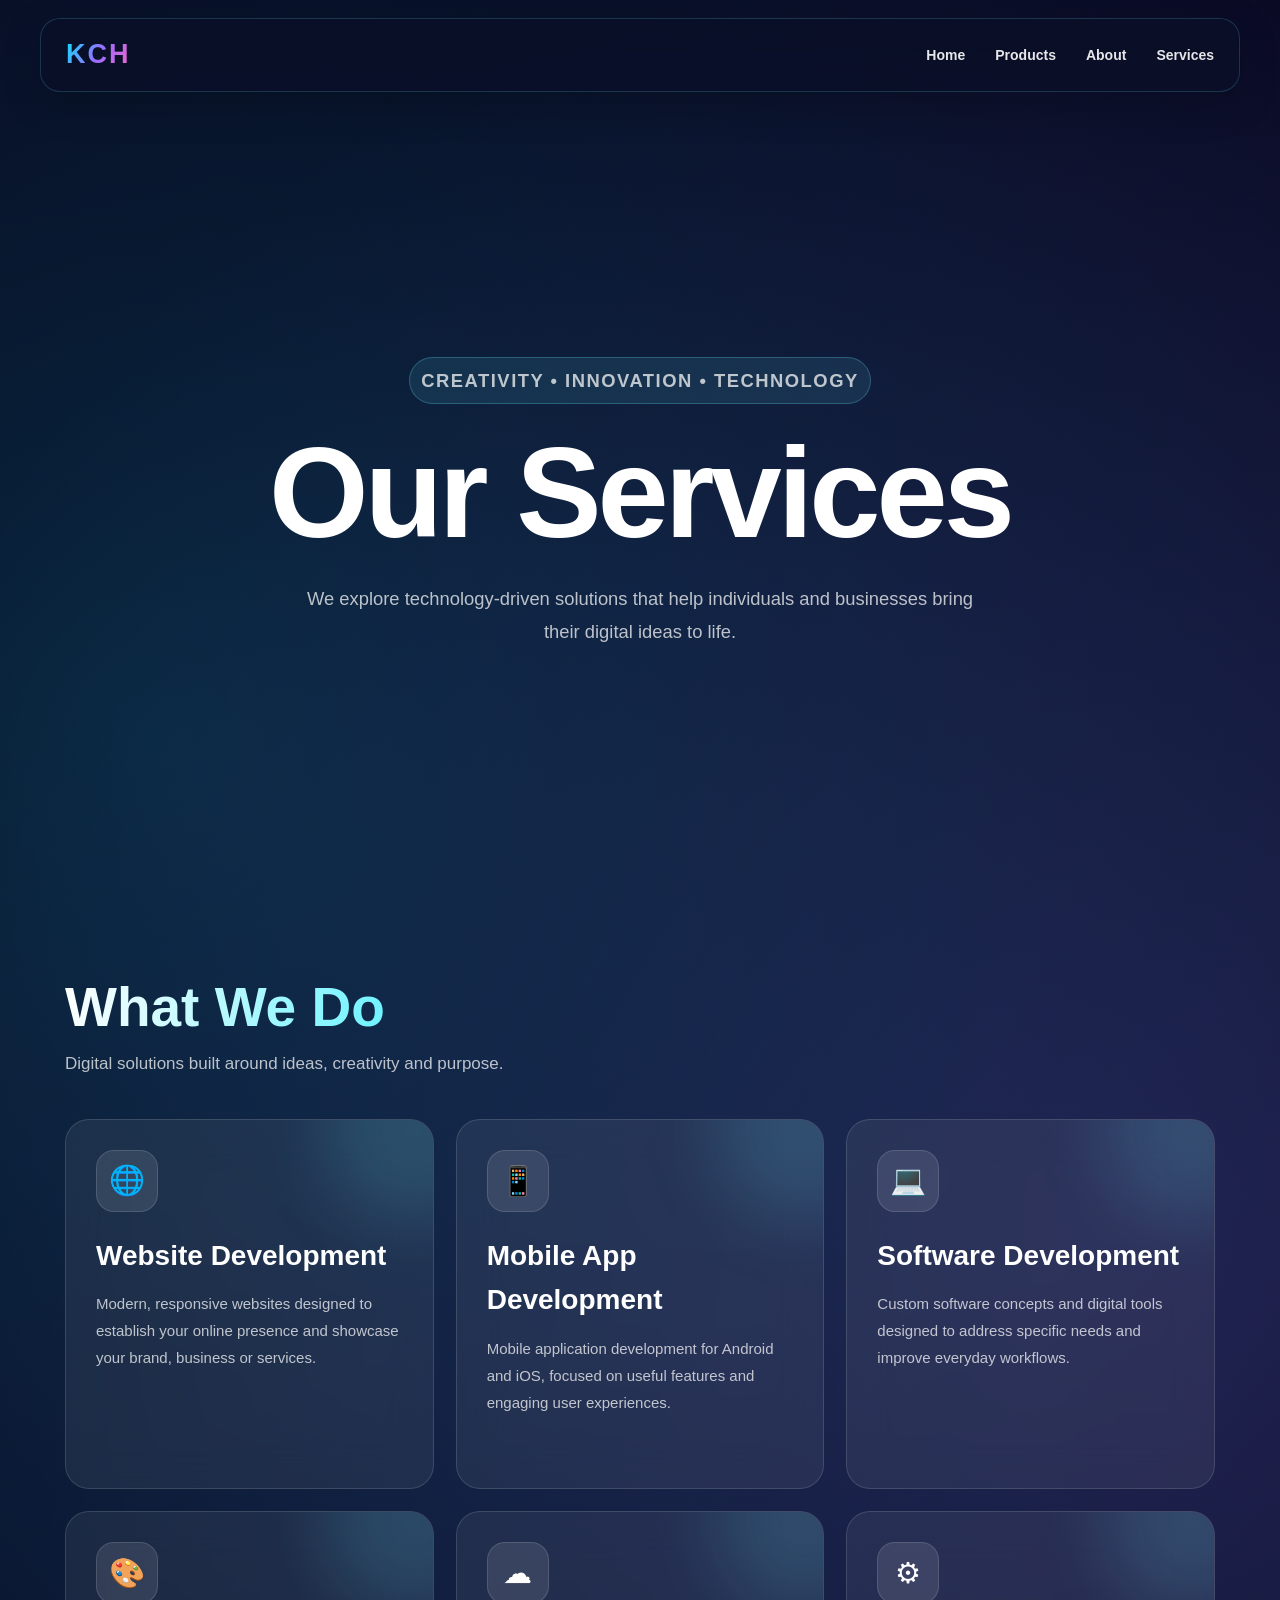
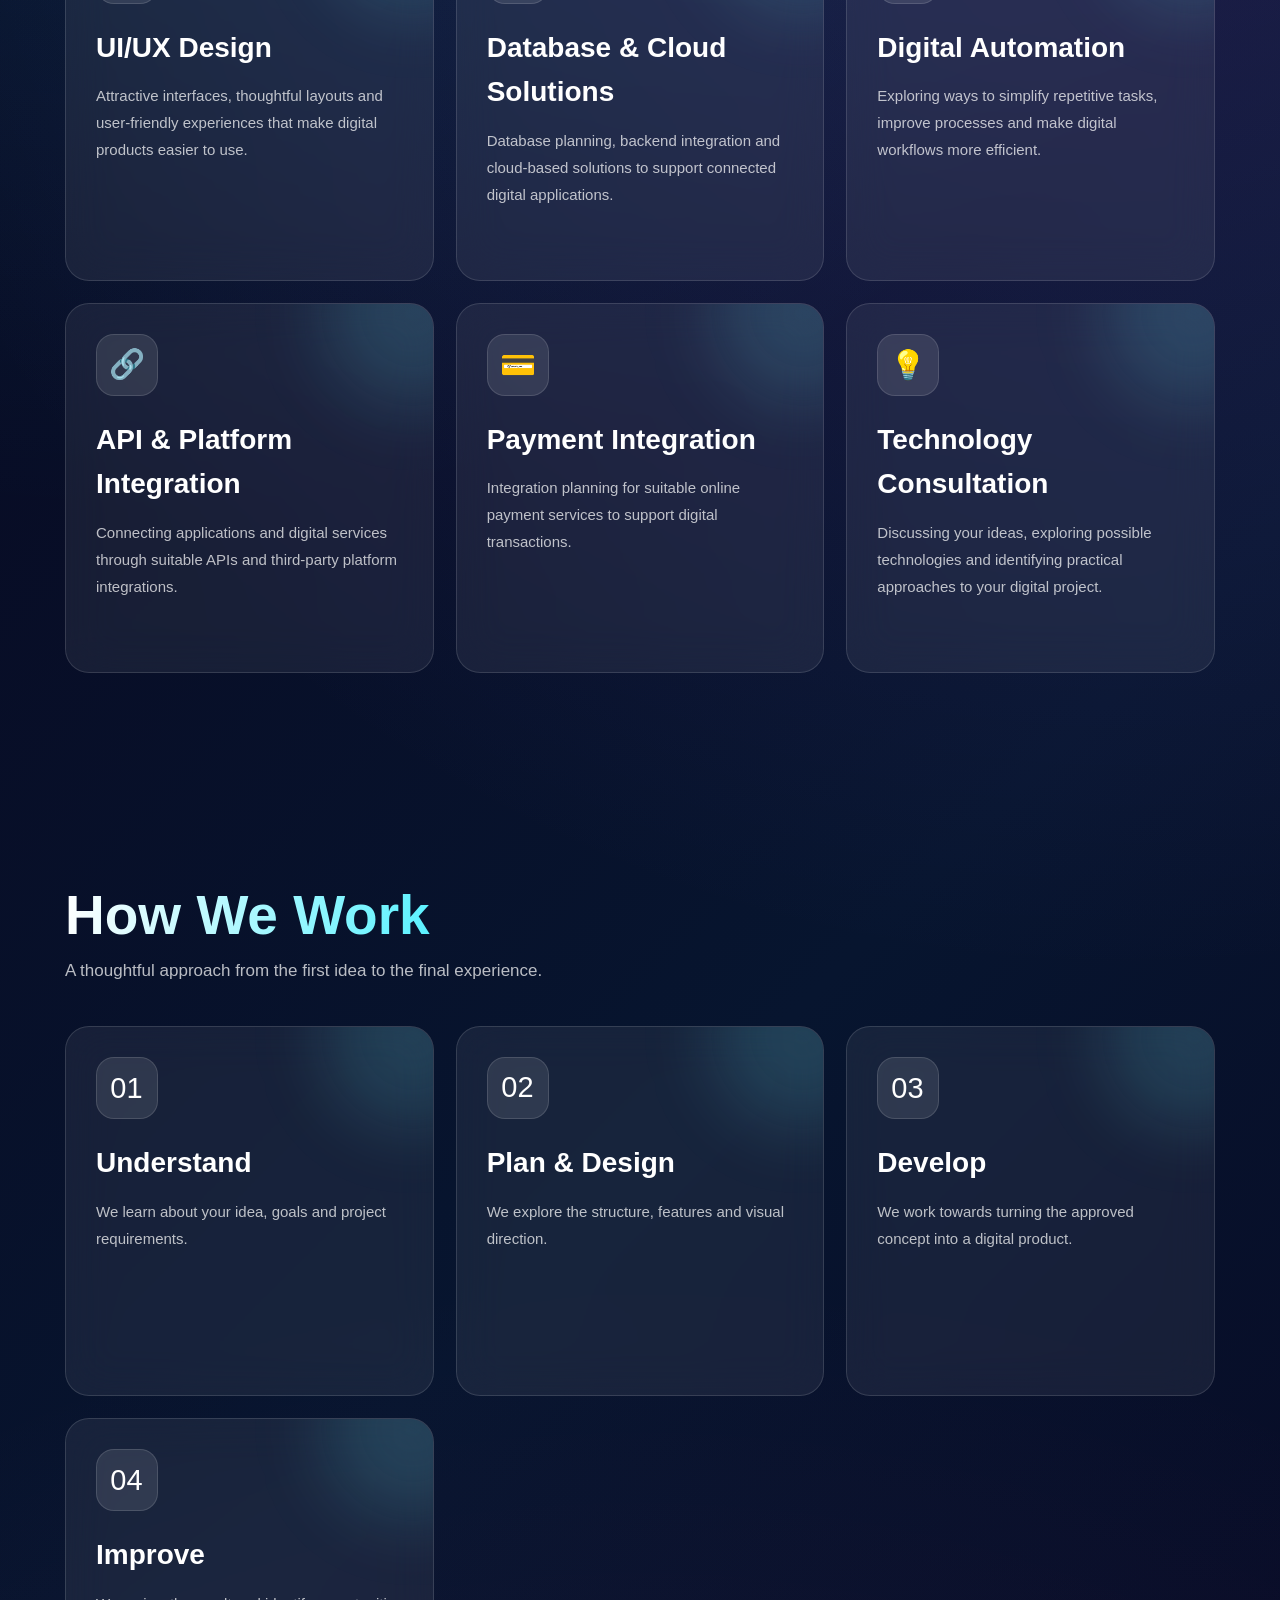
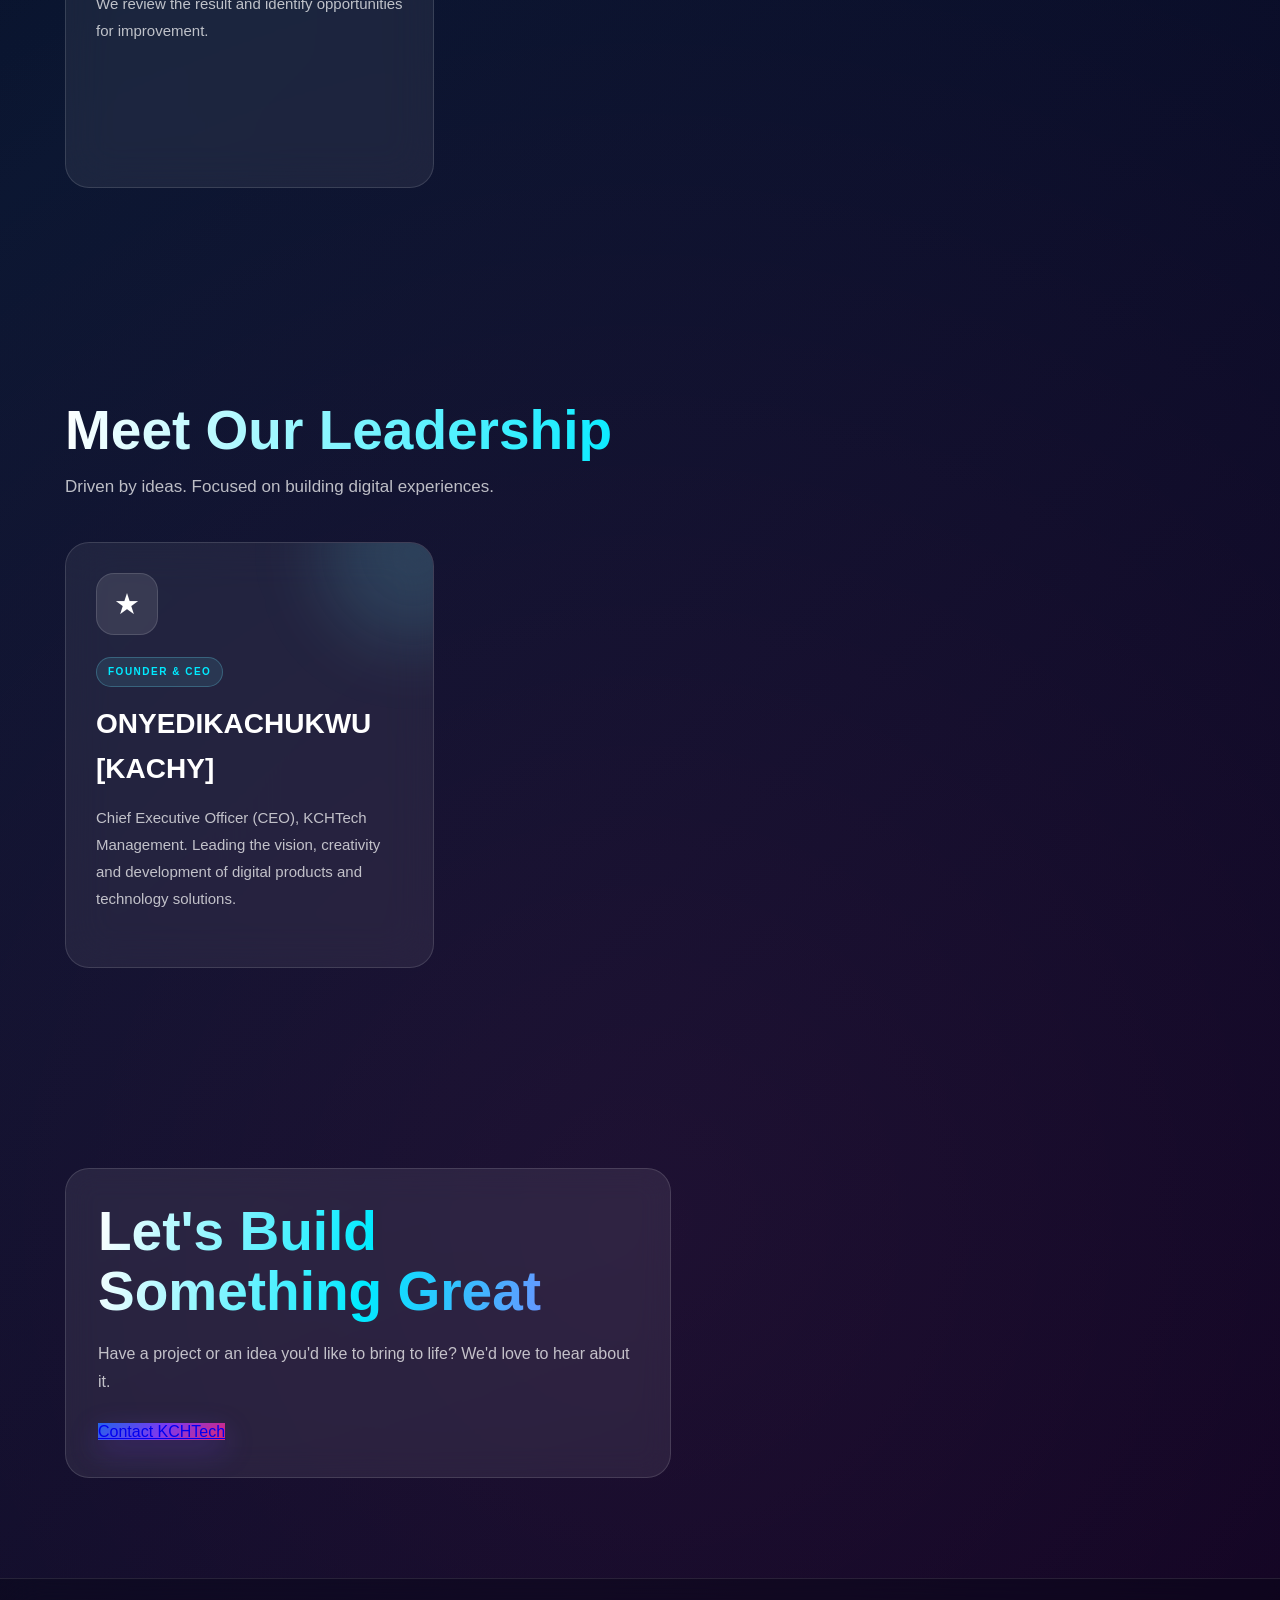
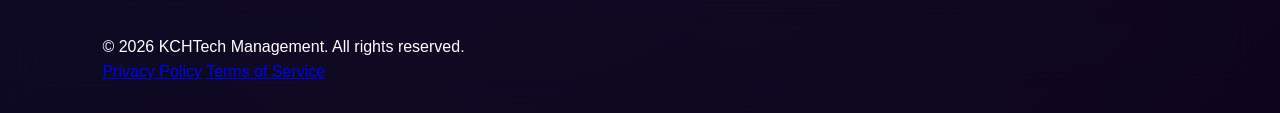
<file: services.html>
<!DOCTYPE html>
<html lang="en">
<head>
    <meta charset="UTF-8">
    <meta name="viewport" content="width=device-width, initial-scale=1.0">
    <meta name="description" content="Explore the digital technology and development services of KCHTech Management.">
    <title>Our Services | KCHTech Management</title>
    <link rel="stylesheet" href="style.css">
</head>
<body>

<header>
    <nav>
        <div class="logo">KCH</div>
        <ul>
            <li><a href="index.html">Home</a></li>
            <li><a href="products.html">Products</a></li>
            <li><a href="about.html">About</a></li>
            <li><a href="services.html">Services</a></li>
        </ul>
    </nav>
</header>

<main>
    <section class="project-hero">
        <div class="project-content">
            <p class="product-status">CREATIVITY • INNOVATION • TECHNOLOGY</p>
            <h1>Our Services</h1>
            <p>
                We explore technology-driven solutions that help
                individuals and businesses bring their digital ideas
                to life.
            </p>
        </div>
    </section>

    <section class="products-section">
        <div class="section-heading">
            <h2>What We Do</h2>
            <p>Digital solutions built around ideas, creativity and purpose.</p>
        </div>

        <div class="product-grid">
            <article class="product-card">
                <div class="product-icon">&#127760;</div>
                <h3>Website Development</h3>
                <p>
                    Modern, responsive websites designed to establish
                    your online presence and showcase your brand,
                    business or services.
                </p>
            </article>

            <article class="product-card">
                <div class="product-icon">&#128241;</div>
                <h3>Mobile App Development</h3>
                <p>
                    Mobile application development for Android and
                    iOS, focused on useful features and engaging
                    user experiences.
                </p>
            </article>

            <article class="product-card">
                <div class="product-icon">&#128187;</div>
                <h3>Software Development</h3>
                <p>
                    Custom software concepts and digital tools
                    designed to address specific needs and improve
                    everyday workflows.
                </p>
            </article>

            <article class="product-card">
                <div class="product-icon">&#127912;</div>
                <h3>UI/UX Design</h3>
                <p>
                    Attractive interfaces, thoughtful layouts and
                    user-friendly experiences that make digital
                    products easier to use.
                </p>
            </article>

            <article class="product-card">
                <div class="product-icon">&#9729;</div>
                <h3>Database & Cloud Solutions</h3>
                <p>
                    Database planning, backend integration and
                    cloud-based solutions to support connected
                    digital applications.
                </p>
            </article>

            <article class="product-card">
                <div class="product-icon">&#9881;</div>
                <h3>Digital Automation</h3>
                <p>
                    Exploring ways to simplify repetitive tasks,
                    improve processes and make digital workflows
                    more efficient.
                </p>
            </article>

            <article class="product-card">
                <div class="product-icon">&#128279;</div>
                <h3>API & Platform Integration</h3>
                <p>
                    Connecting applications and digital services
                    through suitable APIs and third-party
                    platform integrations.
                </p>
            </article>

            <article class="product-card">
                <div class="product-icon">&#128179;</div>
                <h3>Payment Integration</h3>
                <p>
                    Integration planning for suitable online
                    payment services to support digital
                    transactions.
                </p>
            </article>

            <article class="product-card">
                <div class="product-icon">&#128161;</div>
                <h3>Technology Consultation</h3>
                <p>
                    Discussing your ideas, exploring possible
                    technologies and identifying practical
                    approaches to your digital project.
                </p>
            </article>
        </div>
    </section>

    <section class="products-section">
        <div class="section-heading">
            <h2>How We Work</h2>
            <p>A thoughtful approach from the first idea to the final experience.</p>
        </div>

        <div class="product-grid">
            <article class="product-card">
                <div class="product-icon">01</div>
                <h3>Understand</h3>
                <p>We learn about your idea, goals and project requirements.</p>
            </article>

            <article class="product-card">
                <div class="product-icon">02</div>
                <h3>Plan & Design</h3>
                <p>We explore the structure, features and visual direction.</p>
            </article>

            <article class="product-card">
                <div class="product-icon">03</div>
                <h3>Develop</h3>
                <p>We work towards turning the approved concept into a digital product.</p>
            </article>

            <article class="product-card">
                <div class="product-icon">04</div>
                <h3>Improve</h3>
                <p>We review the result and identify opportunities for improvement.</p>
            </article>
        </div>
    </section>

    <section class="products-section">
        <div class="section-heading">
            <h2>Meet Our Leadership</h2>
            <p>Driven by ideas. Focused on building digital experiences.</p>
        </div>

        <div class="product-grid">
            <article class="product-card">
                <div class="product-icon">&#9733;</div>
                <span class="product-status">FOUNDER & CEO</span>
                <h3>ONYEDIKACHUKWU [KACHY]</h3>
                <p>
                    Chief Executive Officer (CEO), KCHTech Management.
                    Leading the vision, creativity and development
                    of digital products and technology solutions.
                </p>
            </article>
        </div>
    </section>

    <section class="support-content">
        <div class="support-card">
            <h2>Let's Build Something Great</h2>
            <p>
                Have a project or an idea you'd like to bring to life?
                We'd love to hear about it.
            </p>
            <a href="contact.html" class="primary-button">
                Contact KCHTech
            </a>
        </div>
    </section>
</main>

<footer>
    <p>© 2026 KCHTech Management. All rights reserved.</p>
    <a href="privacy.html">Privacy Policy</a>
    <a href="terms.html">Terms of Service</a>
</footer>

</body>
</html>
</file>
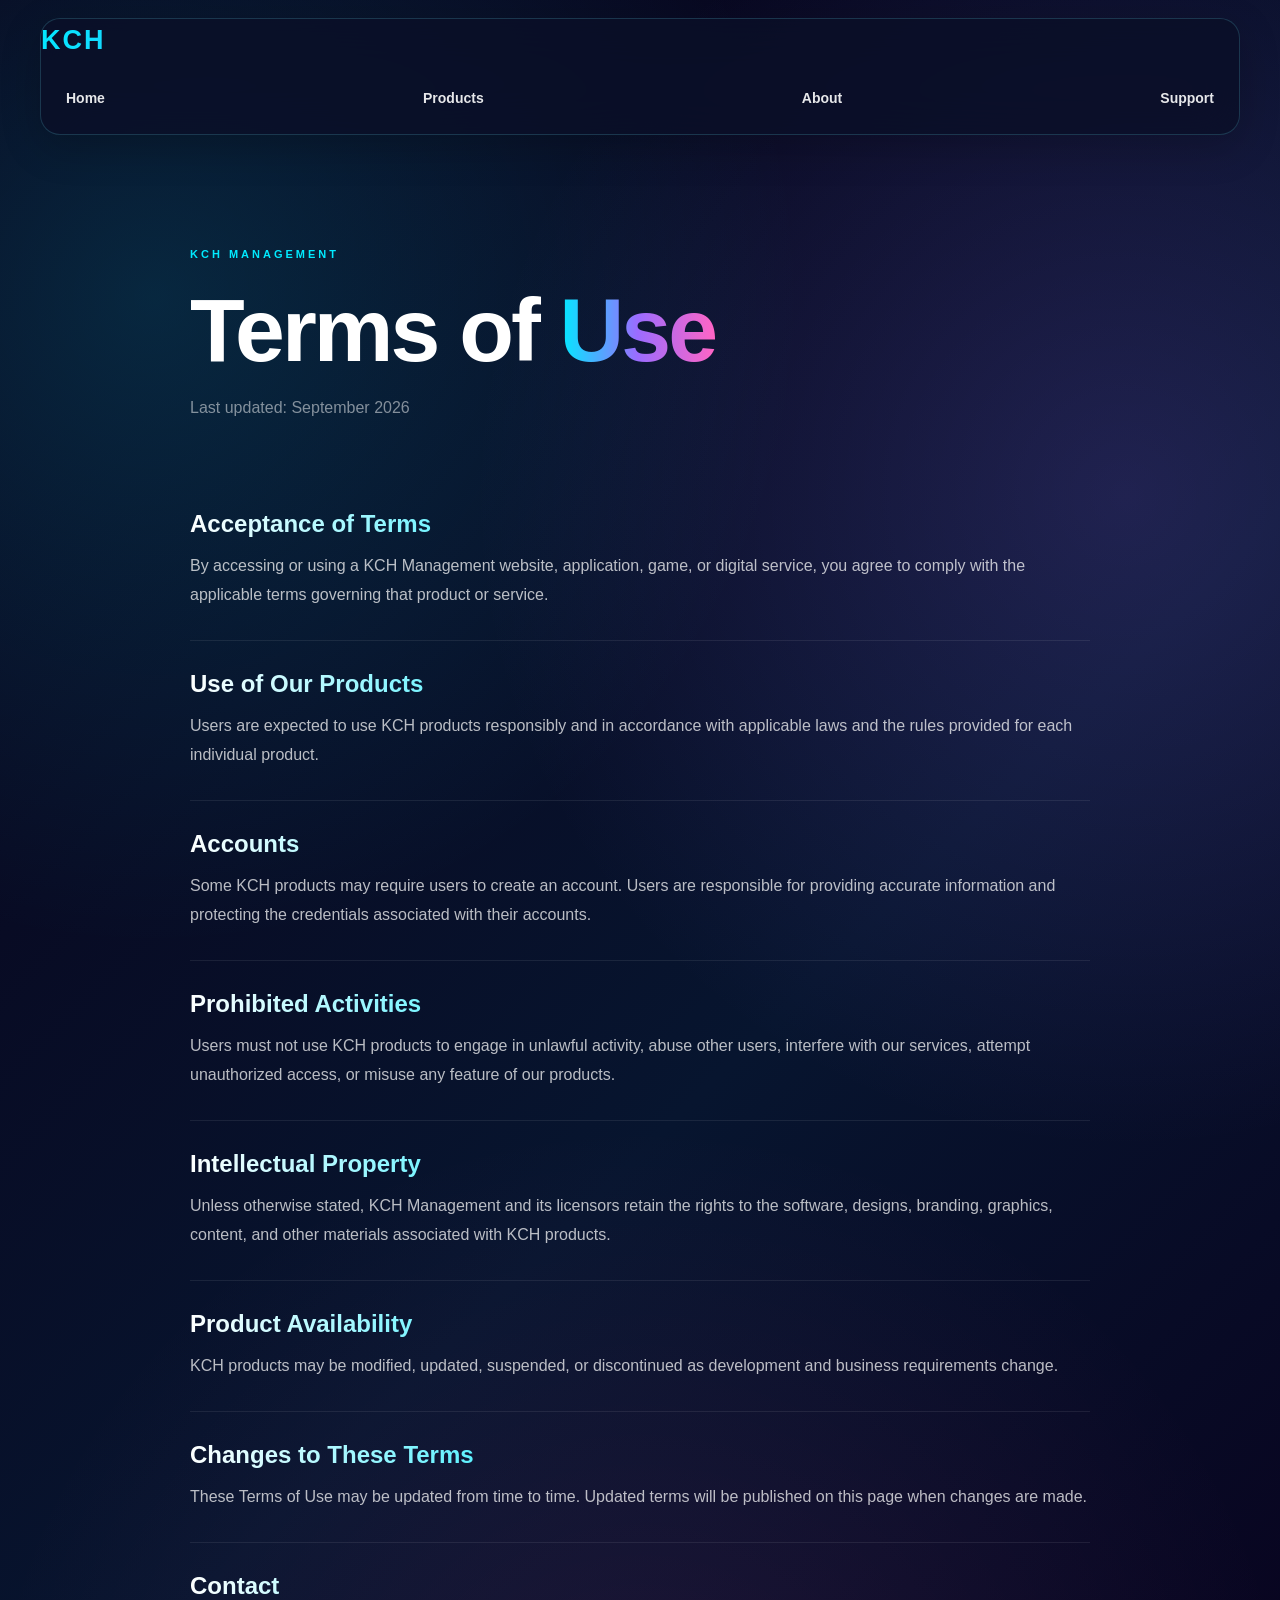
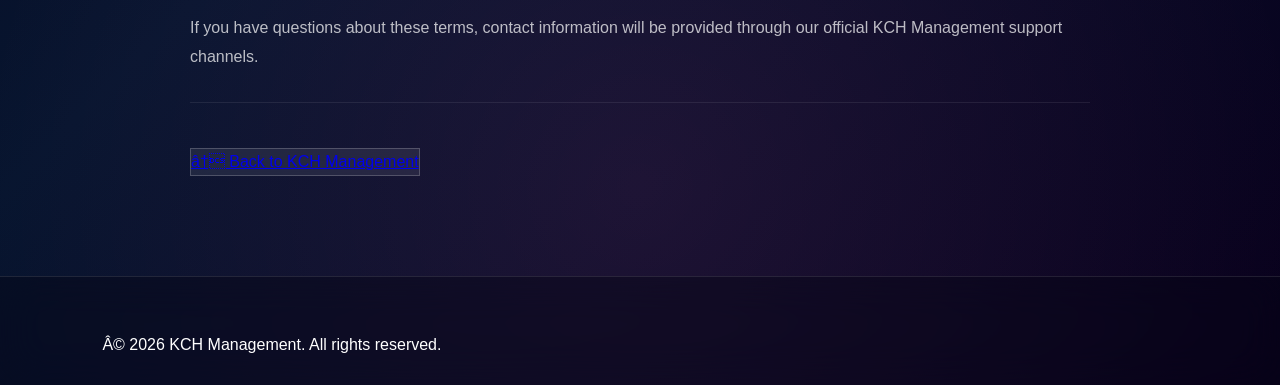
<file: terms.html>
﻿<!DOCTYPE html>
<html lang="en">

<head>
    <meta charset="UTF-8">
    <meta name="viewport" content="width=device-width, initial-scale=1.0">

    <title>Terms of Use | KCH Management</title>

    <link rel="manifest" href="./manifest.json">
<meta name="theme-color" content="#635bff">
<link rel="icon" href="./icon.svg" type="image/svg+xml">
<link rel="stylesheet" href="style.css">
</head>

<body>

    <header class="navbar">

        <div class="logo">
            KCH
        </div>

        <nav>
            <a href="index.html#home">Home</a>
            <a href="index.html#products">Products</a>
            <a href="index.html#about">About</a>
            <a href="index.html#support">Support</a>
        </nav>

    </header>


    <main>

        <section class="legal-page">

            <div class="legal-content">

                <span class="section-label">
                    KCH MANAGEMENT
                </span>

                <h1>
                    Terms of
                    <span>Use</span>
                </h1>

                <p class="legal-updated">
                    Last updated: September 2026
                </p>


                <div class="legal-section">

                    <h2>Acceptance of Terms</h2>

                    <p>
                        By accessing or using a KCH Management
                        website, application, game, or digital
                        service, you agree to comply with the
                        applicable terms governing that product
                        or service.
                    </p>

                </div>


                <div class="legal-section">

                    <h2>Use of Our Products</h2>

                    <p>
                        Users are expected to use KCH products
                        responsibly and in accordance with
                        applicable laws and the rules provided
                        for each individual product.
                    </p>

                </div>


                <div class="legal-section">

                    <h2>Accounts</h2>

                    <p>
                        Some KCH products may require users to
                        create an account. Users are responsible
                        for providing accurate information and
                        protecting the credentials associated
                        with their accounts.
                    </p>

                </div>


                <div class="legal-section">

                    <h2>Prohibited Activities</h2>

                    <p>
                        Users must not use KCH products to
                        engage in unlawful activity, abuse
                        other users, interfere with our services,
                        attempt unauthorized access, or misuse
                        any feature of our products.
                    </p>

                </div>


                <div class="legal-section">

                    <h2>Intellectual Property</h2>

                    <p>
                        Unless otherwise stated, KCH Management
                        and its licensors retain the rights to
                        the software, designs, branding, graphics,
                        content, and other materials associated
                        with KCH products.
                    </p>

                </div>


                <div class="legal-section">

                    <h2>Product Availability</h2>

                    <p>
                        KCH products may be modified, updated,
                        suspended, or discontinued as development
                        and business requirements change.
                    </p>

                </div>


                <div class="legal-section">

                    <h2>Changes to These Terms</h2>

                    <p>
                        These Terms of Use may be updated from
                        time to time. Updated terms will be
                        published on this page when changes are
                        made.
                    </p>

                </div>


                <div class="legal-section">

                    <h2>Contact</h2>

                    <p>
                        If you have questions about these terms,
                        contact information will be provided
                        through our official KCH Management
                        support channels.
                    </p>

                </div>


                <a href="index.html" class="secondary-button legal-back">
                    â† Back to KCH Management
                </a>

            </div>

        </section>

    </main>


    <footer>

        <p>
            Â© 2026 KCH Management. All rights reserved.
        </p>

    </footer>

<script src="./pwa.js"></script>
</body>

</html>
</file>
<file: style.css>
:root {
    --cyan: #00eaff;
    --purple: #9b6cff;
    --pink: #ff65c5;
    --text: #ffffff;
    --muted: rgba(255,255,255,0.72);
    --glass: rgba(255,255,255,0.065);
    --border: rgba(255,255,255,0.13);
}

* {
    margin: 0;
    padding: 0;
    box-sizing: border-box;
}

html {
    scroll-behavior: smooth;
    scroll-padding-top: 110px;
}

body {
    min-height: 100vh;
    overflow-x: hidden;
    font-family: Arial, Helvetica, sans-serif;
    color: var(--text);
    line-height: 1.6;

    background:
        radial-gradient(circle at 12% 15%, rgba(0,234,255,.15), transparent 32%),
        radial-gradient(circle at 88% 25%, rgba(155,108,255,.17), transparent 35%),
        radial-gradient(circle at 50% 90%, rgba(255,101,197,.09), transparent 35%),
        linear-gradient(135deg, #090018, #07152f 55%, #09001c);
}

::selection {
    background: rgba(0,234,255,.35);
    color: white;
}

a {
    -webkit-tap-highlight-color: transparent;
}

/* NAVIGATION */

header {
    position: fixed;
    top: 18px;
    left: 50%;
    transform: translateX(-50%);
    width: min(1200px, calc(100% - 40px));
    z-index: 1000;

    background: rgba(10,15,40,.82);
    border: 1px solid rgba(103,232,249,.18);
    border-radius: 20px;

    backdrop-filter: blur(22px);
    -webkit-backdrop-filter: blur(22px);

    box-shadow: 0 12px 40px rgba(0,0,0,.2);
}

nav {
    min-height: 72px;
    padding: 14px 25px;

    display: flex;
    justify-content: space-between;
    align-items: center;
    gap: 20px;
}

.logo {
    font-size: 27px;
    font-weight: 900;
    letter-spacing: 2px;
    text-decoration: none;

    background: linear-gradient(120deg,var(--cyan),var(--purple),var(--pink));
    -webkit-background-clip: text;
    background-clip: text;
    -webkit-text-fill-color: transparent;
}

.logo span {
    font-size: .72em;
}

nav ul {
    list-style: none;
    display: flex;
    align-items: center;
    gap: 30px;
}

nav a:not(.logo) {
    color: rgba(255,255,255,.9);
    text-decoration: none;
    font-size: 14px;
    font-weight: 600;
    transition: color .25s ease;
}

nav a:not(.logo):hover {
    color: var(--cyan);
}

/* GENERAL LAYOUT */

main {
    padding-top: 100px;
}

section {
    width: min(1150px, calc(100% - 40px));
    margin: auto;
    padding: 100px 0;
    scroll-margin-top: 100px;
}

h2 {
    font-size: clamp(36px,5vw,55px);
    line-height: 1.1;
    margin-bottom: 18px;

    background: linear-gradient(100deg,#fff,var(--cyan),var(--purple));
    -webkit-background-clip: text;
    background-clip: text;
    -webkit-text-fill-color: transparent;
}

h3 {
    font-size: 27px;
    margin-bottom: 12px;
}

section p {
    color: var(--muted);
}

/* HERO */

#home {
    min-height: calc(100vh - 90px);
    display: flex;
    align-items: center;
    position: relative;
    isolation: isolate;
    overflow: hidden;
}

.hero-content {
    position: relative;
    z-index: 2;
    max-width: 900px;
}

.hero-label,
.section-label {
    display: inline-block;
    color: var(--cyan);
    font-size: 11px;
    font-weight: 800;
    letter-spacing: 3px;
}

.hero-label {
    padding: 9px 15px;
    margin-bottom: 26px;
    border: 1px solid rgba(103,232,249,.3);
    border-radius: 50px;
    background: rgba(103,232,249,.08);
}

#home h1 {
    max-width: 850px;
    font-size: clamp(55px,9vw,100px);
    line-height: 1;
    letter-spacing: -3px;
    margin-bottom: 28px;

    background: linear-gradient(100deg,#fff,var(--cyan),var(--purple),var(--pink));
    -webkit-background-clip: text;
    background-clip: text;
    -webkit-text-fill-color: transparent;
}

#home h1 span {
    display: block;
}

#home p {
    max-width: 650px;
    font-size: 19px;
    margin-bottom: 35px;
    line-height: 1.8;
    color: var(--muted);
}

.hero-buttons {
    display: flex;
    flex-wrap: wrap;
    gap: 15px;
}

.hero-buttons a {
    display: inline-flex;
    align-items: center;
    justify-content: center;
    width: fit-content;
    padding: 15px 26px;
    border-radius: 14px;
    color: white;
    text-decoration: none;
    font-weight: 700;
    transition: transform .25s ease, box-shadow .25s ease;
}

.primary-button {
    background: linear-gradient(135deg,#2563eb,#7c3aed,#db2777);
    box-shadow: 0 10px 30px rgba(124,58,237,.3);
}

.secondary-button {
    background: rgba(255,255,255,.08);
    border: 1px solid rgba(255,255,255,.2);
    backdrop-filter: blur(12px);
    -webkit-backdrop-filter: blur(12px);
}

.hero-buttons a:hover {
    transform: translateY(-4px);
    box-shadow: 0 15px 35px rgba(0,234,255,.16);
}

.hero-orb {
    position: absolute;
    border-radius: 50%;
    pointer-events: none;
    z-index: -1;
    filter: blur(3px);
}

.orb-one {
    width: 340px;
    height: 340px;
    right: 3%;
    top: 10%;
    background: radial-gradient(circle,rgba(168,85,247,.28),transparent 70%);
}

.orb-two {
    width: 250px;
    height: 250px;
    right: 30%;
    bottom: 0;
    background: radial-gradient(circle,rgba(34,211,238,.2),transparent 70%);
}

/* SECTION HEADINGS */

.section-heading {
    margin-bottom: 42px;
}

.section-heading h2 {
    margin: 12px 0;
}

.section-heading p {
    max-width: 600px;
    font-size: 17px;
}

/* PRODUCTS */

.product-grid {
    display: grid;
    grid-template-columns: repeat(3,minmax(0,1fr));
    gap: 22px;
}

.product-card {
    position: relative;
    min-height: 370px;
    padding: 30px;

    display: flex;
    flex-direction: column;

    border-radius: 24px;
    background: var(--glass);
    border: 1px solid var(--border);

    backdrop-filter: blur(22px);
    -webkit-backdrop-filter: blur(22px);

    overflow: hidden;
    transition: transform .3s ease, border-color .3s ease, box-shadow .3s ease;
}

.product-card::before {
    content: "";
    position: absolute;
    width: 180px;
    height: 180px;
    top: -80px;
    right: -70px;
    border-radius: 50%;
    background: rgba(103,232,249,.15);
    filter: blur(35px);
    pointer-events: none;
}

.product-card:hover {
    transform: translateY(-8px);
    border-color: rgba(0,234,255,.4);
    box-shadow: 0 20px 50px rgba(0,150,255,.12);
}

.product-icon {
    width: 62px;
    height: 62px;
    display: flex;
    align-items: center;
    justify-content: center;
    margin-bottom: 22px;
    border-radius: 18px;
    background: rgba(255,255,255,.1);
    border: 1px solid var(--border);
    font-size: 29px;
}

.product-status {
    width: fit-content;
    padding: 6px 11px;
    margin-bottom: 15px;
    border-radius: 50px;
    background: rgba(103,232,249,.1);
    border: 1px solid rgba(103,232,249,.25);
    color: var(--cyan);
    font-size: 10px;
    font-weight: 800;
    letter-spacing: 1.5px;
}

.product-status.coming-soon {
    color: var(--purple);
    background: rgba(192,132,252,.1);
    border-color: rgba(192,132,252,.25);
}

.product-card h3 {
    font-size: 28px;
}

.product-card p {
    font-size: 15px;
    line-height: 1.8;
    margin-bottom: 25px;
}

.product-link {
    width: fit-content;
    margin-top: auto;
    color: white;
    text-decoration: none;
    font-size: 14px;
    font-weight: 700;
    transition: color .25s ease;
}

.product-link:hover {
    color: var(--cyan);
}

.product-link.disabled {
    color: rgba(255,255,255,.4);
    cursor: default;
}

/* ABOUT */

#about {
    position: relative;
    overflow: hidden;
    padding: 70px;
    border-radius: 30px;
    border: 1px solid var(--border);

    background:
        linear-gradient(135deg,rgba(37,99,235,.12),rgba(168,85,247,.09)),
        var(--glass);

    backdrop-filter: blur(20px);
    -webkit-backdrop-filter: blur(20px);
}

.about-content {
    position: relative;
    z-index: 1;
    display: grid;
    grid-template-columns: 1fr 1fr;
    gap: 60px;
    align-items: center;
}

.about-heading h2 {
    margin-top: 15px;
}

.about-heading h2 span,
.support-heading h2 span {
    display: block;
    background: linear-gradient(100deg,var(--cyan),var(--purple),var(--pink));
    -webkit-background-clip: text;
    background-clip: text;
    -webkit-text-fill-color: transparent;
}

.about-text {
    display: flex;
    flex-direction: column;
    gap: 20px;
}

.about-text p {
    font-size: 16px;
    line-height: 1.8;
}

.about-highlight {
    padding: 22px;
    border-radius: 18px;
    background: rgba(255,255,255,.07);
    border: 1px solid var(--border);
}

.about-highlight span {
    display: block;
    margin-bottom: 7px;
    color: var(--cyan);
    font-size: 10px;
    font-weight: 800;
    letter-spacing: 2px;
}

.about-highlight strong {
    font-size: 21px;
}

/* SUPPORT */

#support {
    position: relative;
    padding: 70px;
    overflow: hidden;
    border-radius: 30px;
    border: 1px solid var(--border);

    background:
        linear-gradient(135deg,rgba(168,85,247,.1),rgba(37,99,235,.09)),
        var(--glass);

    backdrop-filter: blur(20px);
    -webkit-backdrop-filter: blur(20px);
}

.support-content {
    display: grid;
    grid-template-columns: 1fr .8fr;
    gap: 60px;
    align-items: center;
}

.support-heading h2 {
    margin-top: 15px;
}

.support-heading p {
    max-width: 580px;
    font-size: 17px;
    line-height: 1.8;
}

.support-card {
    padding: 32px;
    border-radius: 24px;
    background: rgba(255,255,255,.08);
    border: 1px solid var(--border);
    backdrop-filter: blur(15px);
    -webkit-backdrop-filter: blur(15px);
    transition: transform .3s ease;
}

.support-card:hover {
    transform: translateY(-5px);
}

.support-icon {
    width: 58px;
    height: 58px;
    display: flex;
    align-items: center;
    justify-content: center;
    margin-bottom: 22px;
    border-radius: 17px;
    background: linear-gradient(135deg,#2563eb,#7c3aed);
    font-size: 25px;
}

.support-card p {
    margin-bottom: 22px;
    line-height: 1.8;
}

.support-status {
    display: inline-block;
    padding: 7px 12px;
    border-radius: 50px;
    background: rgba(192,132,252,.1);
    border: 1px solid rgba(192,132,252,.25);
    color: #c084fc;
    font-size: 10px;
    font-weight: 800;
    letter-spacing: 1px;
}

/* PROJECT PAGES */

.project-hero {
    min-height: 85vh;
    display: flex;
    align-items: center;
    justify-content: center;
    text-align: center;
    position: relative;
    overflow: hidden;
    padding: 120px 8% 80px;
}

.project-content {
    max-width: 850px;
    position: relative;
    z-index: 2;
}

.project-content h1 {
    font-size: clamp(4rem,10vw,8rem);
    margin: 20px 0;
    line-height: 1;
    letter-spacing: -4px;
}

.project-content h1 span,
.legal-content h1 span {
    background: linear-gradient(90deg,var(--cyan),var(--purple),var(--pink));
    -webkit-background-clip: text;
    background-clip: text;
    -webkit-text-fill-color: transparent;
}

.project-content > p:not(.project-status-large) {
    max-width: 700px;
    margin: 25px auto;
    font-size: 1.15rem;
    line-height: 1.8;
    color: var(--muted);
}

.project-status-large {
    display: inline-block;
    padding: 10px 22px;
    border-radius: 50px;
    background: rgba(139,92,246,.15);
    border: 1px solid rgba(139,92,246,.35);
    color: #c4b5fd;
    font-size: .8rem;
    font-weight: 700;
    letter-spacing: 2px;
}

.project-info,
.project-development {
    padding: 100px 8%;
    position: relative;
}

.project-development::before {
    content: "";
    position: absolute;
    width: 500px;
    height: 500px;
    background: rgba(0,234,255,.08);
    filter: blur(120px);
    border-radius: 50%;
    top: 0;
    right: -150px;
    pointer-events: none;
}

/* LEGAL PAGES */

.legal-page {
    min-height: 85vh;
    padding: 140px 8% 100px;
    position: relative;
}

.legal-content {
    max-width: 900px;
    margin: 0 auto;
}

.legal-content h1 {
    font-size: clamp(3.5rem,7vw,6rem);
    line-height: 1;
    margin: 20px 0;
    letter-spacing: -3px;
}

.legal-updated {
    color: rgba(255,255,255,.5);
    margin-bottom: 60px;
}

.legal-section {
    padding: 30px 0;
    border-bottom: 1px solid rgba(255,255,255,.08);
}

.legal-section h2 {
    font-size: 1.5rem;
    margin-bottom: 15px;
}

.legal-section p {
    color: var(--muted);
    line-height: 1.8;
    font-size: 1rem;
}

.legal-back {
    display: inline-block;
    margin-top: 45px;
}

/* FOOTER */

footer {
    padding: 55px 8% 28px;
    border-top: 1px solid rgba(255,255,255,.1);
    background: rgba(5,5,20,.4);
    backdrop-filter: blur(20px);
    -webkit-backdrop-filter: blur(20px);
}

.footer-content {
    max-width: 1200px;
    margin: auto;
    display: flex;
    justify-content: space-between;
    align-items: center;
    gap: 35px;
}

.footer-brand p {
    margin-top: 12px;
    color: rgba(255,255,255,.55);
    font-size: 14px;
}

.footer-links {
    display: flex;
    gap: 28px;
}

.footer-links a {
    color: rgba(255,255,255,.7);
    text-decoration: none;
    font-size: 14px;
    transition: color .25s ease;
}

.footer-links a:hover {
    color: var(--cyan);
}

.footer-bottom {
    max-width: 1200px;
    margin: 40px auto 0;
    padding-top: 22px;
    border-top: 1px solid rgba(255,255,255,.07);
}

.footer-bottom p {
    color: rgba(255,255,255,.4);
    font-size: 12px;
}

/* ACCESSIBILITY */

a:focus-visible,
button:focus-visible {
    outline: 2px solid var(--cyan);
    outline-offset: 5px;
}

/* TABLET */

@media (max-width: 900px) {
    .product-grid {
        grid-template-columns: repeat(2,minmax(0,1fr));
    }

    .about-content,
    .support-content {
        gap: 35px;
    }
}

/* MOBILE */

@media (max-width: 768px) {
    header {
        top: 10px;
        width: calc(100% - 20px);
    }

    nav {
        padding: 12px 15px;
        flex-wrap: wrap;
        gap: 10px;
    }

    nav ul {
        width: 100%;
        justify-content: space-between;
        gap: 8px;
    }

    nav a:not(.logo) {
        font-size: 12px;
    }

    main {
        padding-top: 110px;
    }

    section {
        width: calc(100% - 30px);
        padding: 75px 0;
    }

    #home {
        min-height: 75vh;
        padding-top: 55px;
    }

    #home h1 {
        font-size: clamp(43px,11vw,65px);
        letter-spacing: -2px;
    }

    #home p {
        font-size: 16px;
    }

    .hero-buttons {
        width: 100%;
    }

    .hero-buttons a {
        width: 100%;
        text-align: center;
    }

    .orb-one {
        right: -120px;
    }

    .product-grid {
        grid-template-columns: 1fr;
    }

    .product-card {
        min-height: 320px;
    }

    .product-card:hover,
    .support-card:hover {
        transform: none;
    }

    #about,
    #support {
        padding: 40px 24px;
    }

    .about-content,
    .support-content {
        grid-template-columns: 1fr;
        gap: 30px;
    }

    .about-heading h2 {
        font-size: 38px;
    }

    .footer-content {
        flex-direction: column;
        align-items: flex-start;
        gap: 28px;
    }

    .footer-links {
        flex-direction: column;
        gap: 14px;
    }

    .project-hero {
        min-height: 80vh;
        padding: 120px 6% 70px;
    }

    .project-content h1 {
        font-size: clamp(3rem,12vw,4.5rem);
        letter-spacing: -2px;
    }

    .project-content > p:not(.project-status-large) {
        font-size: 1rem;
    }

    .project-info,
    .project-development {
        padding: 70px 6%;
    }

    .legal-page {
        padding: 120px 6% 70px;
    }

    .legal-content h1 {
        font-size: 3.5rem;
    }

    .legal-updated {
        margin-bottom: 35px;
    }

    footer {
        padding: 45px 6% 25px;
    }
}

/* SMALL PHONES */

@media (max-width: 380px) {
    nav {
        padding: 10px;
    }

    nav ul {
        gap: 5px;
    }

    nav a:not(.logo) {
        font-size: 11px;
    }

    #home h1 {
        font-size: 42px;
    }
}

/* REDUCED MOTION */

@media (prefers-reduced-motion: reduce) {
    *,
    *::before,
    *::after {
        scroll-behavior: auto !important;
        animation-duration: .01ms !important;
        transition-duration: .01ms !important;
    }
}
/* KORNECTT DOWNLOAD SECTION */

.download-section {
    position: relative;
}

.download-grid {
    display: grid;
    grid-template-columns: repeat(2, minmax(0, 1fr));
    gap: 25px;
}

.download-card {
    position: relative;
    padding: 38px;
    border-radius: 28px;
    background:
        linear-gradient(145deg, rgba(37,99,235,.13), rgba(155,108,255,.09)),
        var(--glass);
    border: 1px solid var(--border);
    backdrop-filter: blur(22px);
    -webkit-backdrop-filter: blur(22px);
    transition: transform .3s ease, border-color .3s ease;
    overflow: hidden;
}

.download-card:hover {
    transform: translateY(-7px);
    border-color: rgba(0,234,255,.45);
}

.download-icon {
    width: 75px;
    height: 75px;
    display: flex;
    align-items: center;
    justify-content: center;
    font-size: 38px;
    border-radius: 22px;
    margin-bottom: 24px;
    background: rgba(255,255,255,.09);
    border: 1px solid var(--border);
}

.download-platform {
    display: inline-block;
    color: var(--cyan);
    font-size: 11px;
    font-weight: 800;
    letter-spacing: 2px;
    margin-bottom: 12px;
}

.download-card h3 {
    font-size: 27px;
    margin-bottom: 15px;
}

.download-card p {
    line-height: 1.8;
    margin-bottom: 25px;
}

.download-button {
    display: flex;
    justify-content: center;
    align-items: center;
    width: 100%;
    min-height: 54px;
    padding: 14px 20px;
    border-radius: 14px;
    color: white;
    text-decoration: none;
    font-weight: 700;
    text-align: center;
    margin-top: 22px;
    transition: transform .25s ease;
}

.download-button:hover {
    transform: translateY(-3px);
}

.download-card small {
    display: block;
    color: var(--muted);
    margin-top: 17px;
    font-size: 12px;
}

.iphone-steps {
    padding-left: 22px;
    color: var(--muted);
    line-height: 2;
    font-size: 14px;
}

.download-note {
    display: flex;
    gap: 15px;
    align-items: flex-start;
    margin-top: 25px;
    padding: 22px;
    border-radius: 18px;
    background: rgba(103,232,249,.07);
    border: 1px solid rgba(103,232,249,.2);
}

.download-note p {
    font-size: 14px;
    line-height: 1.8;
}

.download-note strong {
    color: white;
}

@media (max-width: 768px) {

    .download-grid {
        grid-template-columns: 1fr;
    }

    .download-card {
        padding: 27px;
    }

    .download-card:hover {
        transform: none;
    }

}
</file>
